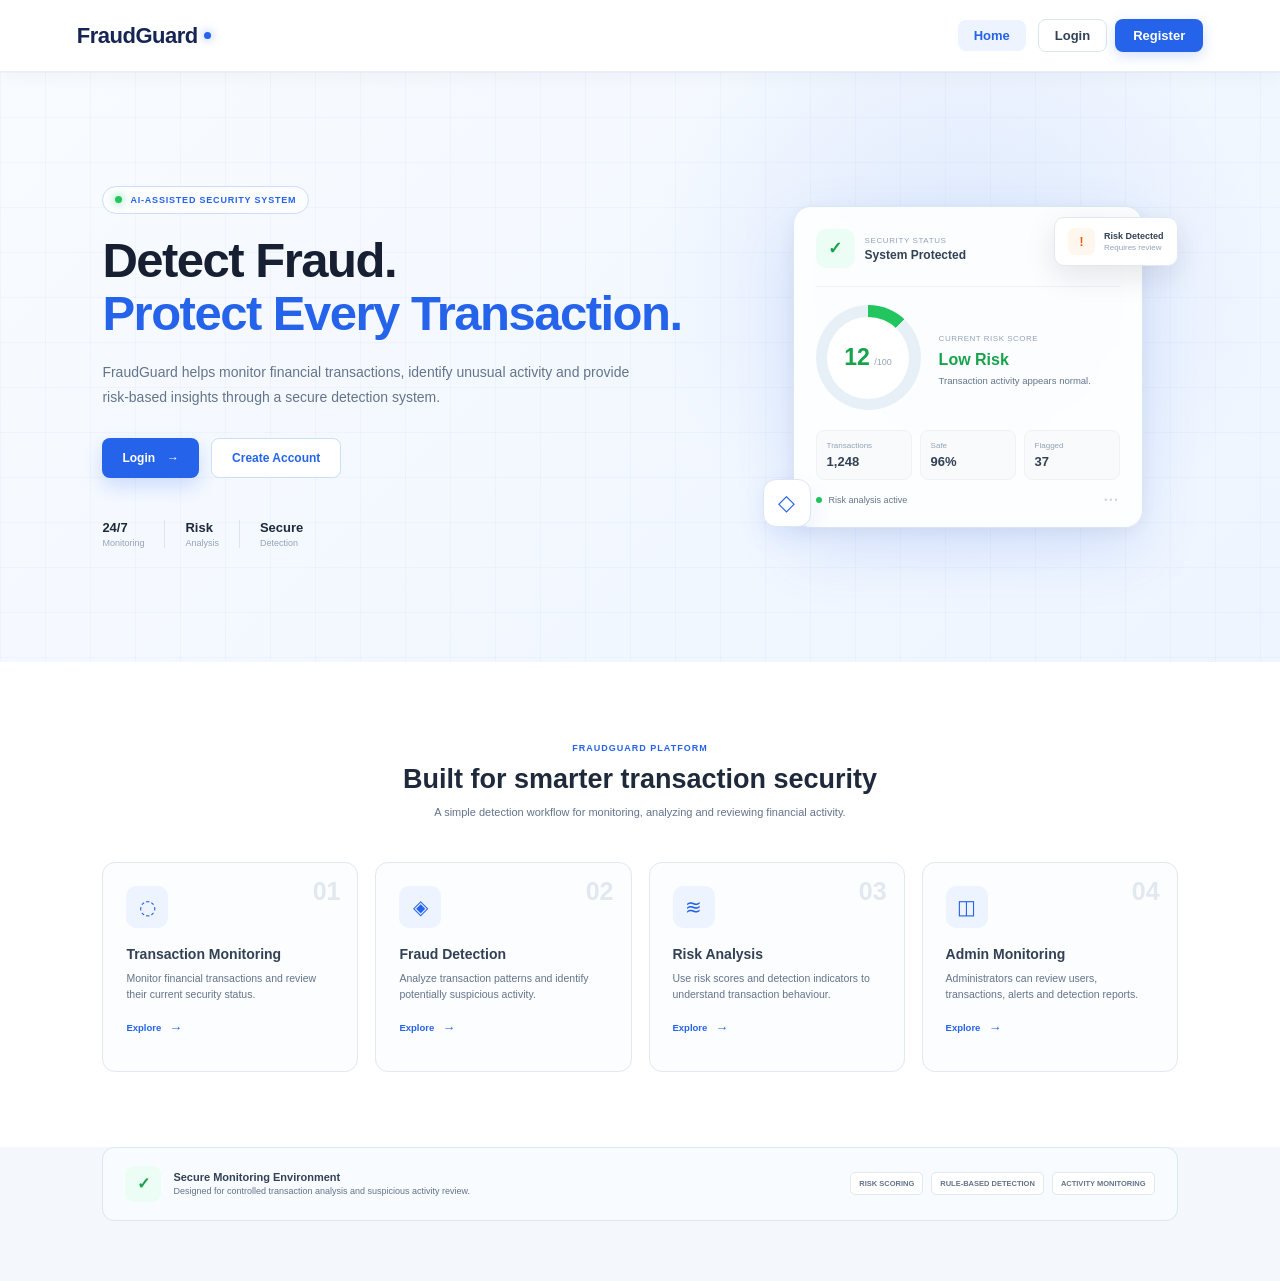
<file: team-frontend/index.html>
<!DOCTYPE html>
<html lang="en">

<head>

    <meta charset="UTF-8">
    <meta name="viewport" content="width=device-width, initial-scale=1.0">

    <title>FraudGuard - Home</title>

    <link rel="stylesheet" href="style.css">

</head>


<body>


<header>

    <div class="logo">
        FraudGuard
    </div>

    <nav>
        <a href="index.html" class="active">Home</a>
        <a href="login.html">Login</a>
        <a href="register.html">Register</a>
    </nav>

</header>



<!-- HERO SECTION -->

<section class="hero">

    <div class="hero-content">

        <div class="hero-badge">
            <span></span>
            AI-ASSISTED SECURITY SYSTEM
        </div>


        <h1>
            Detect Fraud.
            <br>
            <span>Protect Every Transaction.</span>
        </h1>


        <p>
            FraudGuard helps monitor financial transactions,
            identify unusual activity and provide risk-based
            insights through a secure detection system.
        </p>


        <div class="buttons">

            <a href="login.html" class="btn">
                Login
                <span>→</span>
            </a>

            <a href="register.html" class="btn secondary">
                Create Account
            </a>

        </div>


        <div class="hero-trust">

            <div>
                <strong>24/7</strong>
                <span>Monitoring</span>
            </div>

            <div class="trust-line"></div>

            <div>
                <strong>Risk</strong>
                <span>Analysis</span>
            </div>

            <div class="trust-line"></div>

            <div>
                <strong>Secure</strong>
                <span>Detection</span>
            </div>

        </div>

    </div>



    <!-- SECURITY VISUAL -->

    <div class="hero-visual">

        <div class="security-card">

            <div class="security-card-top">

                <div class="security-icon">
                    ✓
                </div>

                <div>
                    <span>SECURITY STATUS</span>
                    <strong>System Protected</strong>
                </div>

                <div class="online-dot"></div>

            </div>


            <div class="scan-line"></div>


            <div class="risk-display">

                <div class="risk-circle">

                    <div>
                        <strong>12</strong>
                        <span>/100</span>
                    </div>

                </div>


                <div class="risk-info">

                    <span>CURRENT RISK SCORE</span>

                    <strong>Low Risk</strong>

                    <p>
                        Transaction activity
                        appears normal.
                    </p>

                </div>

            </div>


            <div class="security-details">

                <div>
                    <span>Transactions</span>
                    <strong>1,248</strong>
                </div>

                <div>
                    <span>Safe</span>
                    <strong>96%</strong>
                </div>

                <div>
                    <span>Flagged</span>
                    <strong>37</strong>
                </div>

            </div>


            <div class="analysis-status">

                <span class="status-pulse"></span>

                Risk analysis active

                <span>•••</span>

            </div>

        </div>


        <!-- FLOATING ELEMENTS -->

        <div class="floating-alert">

            <div class="floating-alert-icon">
                !
            </div>

            <div>
                <strong>Risk Detected</strong>
                <span>Requires review</span>
            </div>

        </div>


        <div class="floating-shield">
            ◇
        </div>

    </div>

</section>



<!-- FEATURES -->

<section class="features-section">

    <div class="section-heading">

        <span>FRAUDGUARD PLATFORM</span>

        <h2>
            Built for smarter transaction security
        </h2>

        <p>
            A simple detection workflow for monitoring,
            analyzing and reviewing financial activity.
        </p>

    </div>


    <div class="features">


        <div class="feature-card">

            <div class="feature-number">
                01
            </div>

            <div class="feature-icon">
                ◌
            </div>

            <h2>
                Transaction Monitoring
            </h2>

            <p>
                Monitor financial transactions and
                review their current security status.
            </p>

            <a href="login.html">
                Explore
                <span>→</span>
            </a>

        </div>



        <div class="feature-card">

            <div class="feature-number">
                02
            </div>

            <div class="feature-icon">
                ◈
            </div>

            <h2>
                Fraud Detection
            </h2>

            <p>
                Analyze transaction patterns and
                identify potentially suspicious activity.
            </p>

            <a href="login.html">
                Explore
                <span>→</span>
            </a>

        </div>



        <div class="feature-card">

            <div class="feature-number">
                03
            </div>

            <div class="feature-icon">
                ≋
            </div>

            <h2>
                Risk Analysis
            </h2>

            <p>
                Use risk scores and detection indicators
                to understand transaction behaviour.
            </p>

            <a href="login.html">
                Explore
                <span>→</span>
            </a>

        </div>



        <div class="feature-card">

            <div class="feature-number">
                04
            </div>

            <div class="feature-icon">
                ◫
            </div>

            <h2>
                Admin Monitoring
            </h2>

            <p>
                Administrators can review users,
                transactions, alerts and detection reports.
            </p>

            <a href="login.html">
                Explore
                <span>→</span>
            </a>

        </div>

    </div>

</section>



<!-- SECURITY STRIP -->

<section class="security-strip">

    <div>

        <span class="security-strip-icon">
            ✓
        </span>

        <div>
            <strong>Secure Monitoring Environment</strong>
            <p>
                Designed for controlled transaction analysis
                and suspicious activity review.
            </p>
        </div>

    </div>


    <div class="security-tags">

        <span>RISK SCORING</span>
        <span>RULE-BASED DETECTION</span>
        <span>ACTIVITY MONITORING</span>

    </div>

</section>



<script src="script.js"></script>

</body>

</html>
</file>
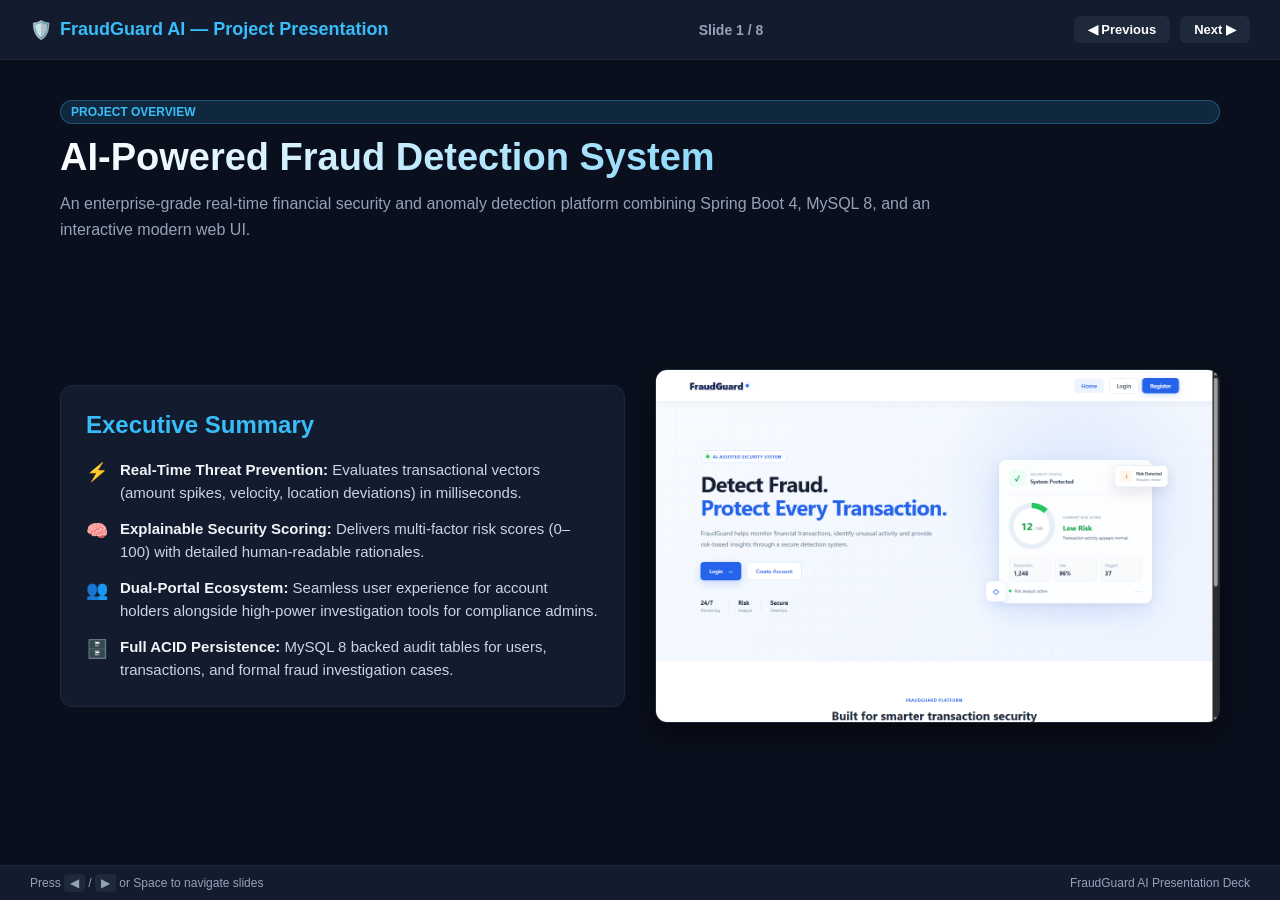
<file: docs/PRESENTATION.html>
<!DOCTYPE html>
<html lang="en">
<head>
    <meta charset="UTF-8">
    <meta name="viewport" content="width=device-width, initial-scale=1.0">
    <title>FraudGuard AI - Project Presentation</title>
    <style>
        :root {
            --bg-primary: #0a0f1d;
            --bg-secondary: #131b2e;
            --accent: #2563eb;
            --accent-glow: #38bdf8;
            --text-main: #f8fafc;
            --text-muted: #94a3b8;
            --border: #1e293b;
            --success: #10b981;
            --warning: #f59e0b;
            --danger: #ef4444;
        }
        * { box-sizing: border-box; margin: 0; padding: 0; font-family: -apple-system, BlinkMacSystemFont, "Segoe UI", Roboto, sans-serif; }
        body { background: var(--bg-primary); color: var(--text-main); height: 100vh; overflow: hidden; display: flex; flex-direction: column; }
        
        /* TOP NAV */
        header { height: 60px; background: var(--bg-secondary); border-bottom: 1px solid var(--border); display: flex; justify-content: space-between; align-items: center; padding: 0 30px; flex-shrink: 0; }
        .logo { font-size: 18px; font-weight: 700; color: var(--accent-glow); display: flex; align-items: center; gap: 8px; }
        .slide-counter { color: var(--text-muted); font-size: 14px; font-weight: 600; }
        .nav-controls { display: flex; gap: 10px; }
        .nav-btn { background: var(--border); color: white; border: none; padding: 6px 14px; border-radius: 6px; cursor: pointer; font-size: 13px; font-weight: 600; transition: all 0.2s; }
        .nav-btn:hover { background: var(--accent); }

        /* SLIDE CONTAINER */
        .presentation-container { flex: 1; position: relative; overflow: hidden; }
        .slide { position: absolute; inset: 0; padding: 40px 60px; display: none; opacity: 0; transition: opacity 0.3s ease; overflow-y: auto; }
        .slide.active { display: flex; flex-direction: column; opacity: 1; }

        /* TYPOGRAPHY & LAYOUT */
        h1 { font-size: 38px; font-weight: 800; margin-bottom: 12px; background: linear-gradient(135deg, #fff 0%, #38bdf8 100%); -webkit-background-clip: text; -webkit-text-fill-color: transparent; }
        h2 { font-size: 24px; font-weight: 700; color: var(--accent-glow); margin-bottom: 20px; }
        p.subtitle { font-size: 16px; color: var(--text-muted); line-height: 1.6; margin-bottom: 25px; max-width: 900px; }
        
        .split-view { display: grid; grid-template-columns: 1fr 1fr; gap: 30px; flex: 1; align-items: center; }
        .content-box { background: var(--bg-secondary); border: 1px solid var(--border); border-radius: 12px; padding: 25px; }
        .feature-list { list-style: none; display: flex; flex-direction: column; gap: 14px; }
        .feature-list li { display: flex; gap: 12px; font-size: 15px; color: #cbd5e1; line-height: 1.5; }
        .feature-list strong { color: #f1f5f9; }
        .icon { font-size: 18px; flex-shrink: 0; }

        .img-container { background: #000; border: 1px solid var(--border); border-radius: 12px; overflow: hidden; box-shadow: 0 10px 30px rgba(0,0,0,0.5); display: flex; justify-content: center; }
        .img-container img { width: 100%; height: auto; max-height: 480px; object-fit: contain; }

        .tag { display: inline-block; padding: 4px 10px; border-radius: 999px; font-size: 12px; font-weight: 700; margin-bottom: 12px; }
        .tag-blue { background: rgba(56, 189, 248, 0.15); color: #38bdf8; border: 1px solid rgba(56, 189, 248, 0.3); }
        .tag-green { background: rgba(16, 185, 129, 0.15); color: #34d399; border: 1px solid rgba(16, 185, 129, 0.3); }
        
        /* CARDS GRID */
        .cards-grid { display: grid; grid-template-columns: repeat(3, 1fr); gap: 20px; margin-top: 10px; }
        .metric-card { background: var(--bg-secondary); border: 1px solid var(--border); border-radius: 12px; padding: 20px; }
        .metric-card h3 { font-size: 14px; text-transform: uppercase; color: var(--text-muted); margin-bottom: 8px; }
        .metric-card .num { font-size: 32px; font-weight: 800; color: #fff; margin-bottom: 6px; }
        .metric-card p { font-size: 13px; color: #94a3b8; line-height: 1.4; }

        /* FOOTER / KEYS INFO */
        footer { height: 35px; background: var(--bg-secondary); border-top: 1px solid var(--border); display: flex; justify-content: space-between; align-items: center; padding: 0 30px; font-size: 12px; color: var(--text-muted); }
    </style>
</head>
<body>

    <header>
        <div class="logo">
            <span>🛡️</span> FraudGuard AI — Project Presentation
        </div>
        <div class="slide-counter" id="slideCounter">Slide 1 / 8</div>
        <div class="nav-controls">
            <button class="nav-btn" onclick="prevSlide()">◀ Previous</button>
            <button class="nav-btn" onclick="nextSlide()">Next ▶</button>
        </div>
    </header>

    <div class="presentation-container">

        <!-- SLIDE 1: TITLE & EXECUTIVE SUMMARY -->
        <div class="slide active">
            <span class="tag tag-blue">PROJECT OVERVIEW</span>
            <h1>AI-Powered Fraud Detection System</h1>
            <p class="subtitle">An enterprise-grade real-time financial security and anomaly detection platform combining Spring Boot 4, MySQL 8, and an interactive modern web UI.</p>
            <div class="split-view">
                <div class="content-box">
                    <h2>Executive Summary</h2>
                    <ul class="feature-list">
                        <li><span class="icon">⚡</span> <div><strong>Real-Time Threat Prevention:</strong> Evaluates transactional vectors (amount spikes, velocity, location deviations) in milliseconds.</div></li>
                        <li><span class="icon">🧠</span> <div><strong>Explainable Security Scoring:</strong> Delivers multi-factor risk scores (0–100) with detailed human-readable rationales.</div></li>
                        <li><span class="icon">👥</span> <div><strong>Dual-Portal Ecosystem:</strong> Seamless user experience for account holders alongside high-power investigation tools for compliance admins.</div></li>
                        <li><span class="icon">🗄️</span> <div><strong>Full ACID Persistence:</strong> MySQL 8 backed audit tables for users, transactions, and formal fraud investigation cases.</div></li>
                    </ul>
                </div>
                <div class="img-container">
                    <img src="screenshots/landing.png" alt="FraudGuard Landing Screen">
                </div>
            </div>
        </div>

        <!-- SLIDE 2: ARCHITECTURE & TECH STACK -->
        <div class="slide">
            <span class="tag tag-blue">TECHNICAL ARCHITECTURE</span>
            <h1>Full-Stack Architecture & Components</h1>
            <p class="subtitle">Clean separation of concerns designed for high scalability, stateless security, and transactional reliability.</p>
            <div class="cards-grid">
                <div class="metric-card">
                    <h3>Frontend Client Tier</h3>
                    <div class="num" style="color:#38bdf8;">HTML5 / ES6</div>
                    <p>Responsive multi-dashboard UI with dynamic SVG risk gauges, alert streams, and client-side fallback simulation via localStorage.</p>
                </div>
                <div class="metric-card">
                    <h3>Backend Service Tier</h3>
                    <div class="num" style="color:#34d399;">Spring Boot 4.1</div>
                    <p>Java 26 REST API service running Spring Security 6 with stateless JWT authentication, BCrypt encryption, and fraud scoring services.</p>
                </div>
                <div class="metric-card">
                    <h3>Persistence Tier</h3>
                    <div class="num" style="color:#fbbf24;">MySQL 8.0</div>
                    <p>JPA/Hibernate managed relational database (<code>frauddb</code>) holding users, transaction ledgers, and linked investigation cases.</p>
                </div>
            </div>
            <div class="content-box" style="margin-top: 25px;">
                <h3 style="margin-bottom: 12px; color: var(--accent-glow);">Scoring Decision Matrix</h3>
                <div style="display:flex; justify-content:space-around; text-align:center;">
                    <div><span style="color:#4ade80; font-size:24px; font-weight:800;">0 – 39</span><br><small style="color:#94a3b8;">SAFE / APPROVED</small></div>
                    <div><span style="color:#facc15; font-size:24px; font-weight:800;">40 – 69</span><br><small style="color:#94a3b8;">SUSPICIOUS / FLAGGED</small></div>
                    <div><span style="color:#f87171; font-size:24px; font-weight:800;">70 – 100</span><br><small style="color:#94a3b8;">BLOCKED / FRAUD CASE</small></div>
                </div>
            </div>
        </div>

        <!-- SLIDE 3: WORK DONE TILL NOW -->
        <div class="slide">
            <span class="tag tag-green">PROJECT PROGRESS</span>
            <h1>What Has Been Done Till Now</h1>
            <p class="subtitle">Complete implementation, local hosting, production packaging, and cloud publishing milestones.</p>
            <div class="split-view">
                <div class="content-box">
                    <ul class="feature-list">
                        <li><span class="icon">✅</span> <div><strong>Local Web Server Hosting:</strong> Configured Spring Boot Tomcat server on port 8080 serving all HTML/CSS/JS frontend pages and REST APIs.</div></li>
                        <li><span class="icon">✅</span> <div><strong>UI & Event Binding Fixes:</strong> Resolved form submission button bindings in <code>transaction.html</code> to allow real-time AI scanning.</div></li>
                        <li><span class="icon">✅</span> <div><strong>Production JAR Built:</strong> Packaged standalone executable <code>fraud-detection-0.0.1-SNAPSHOT.jar</code>.</div></li>
                        <li><span class="icon">✅</span> <div><strong>Comprehensive Engineering Docs:</strong> Created architecture specs, REST API schemas, MySQL data dictionary, and deployment guides.</div></li>
                        <li><span class="icon">✅</span> <div><strong>Published to GitHub:</strong> Pushed clean codebase to <a href="https://github.com/kritikaperti/AI-POWERED-FRAUD-DETECTION" target="_blank" style="color:#38bdf8;">kritikaperti/AI-POWERED-FRAUD-DETECTION</a>.</div></li>
                    </ul>
                </div>
                <div class="img-container">
                    <img src="screenshots/user_dashboard.png" alt="User Dashboard Screen">
                </div>
            </div>
        </div>

        <!-- SLIDE 4: UI/UX - USER EXPERIENCE -->
        <div class="slide">
            <span class="tag tag-blue">UI / UX OVERVIEW</span>
            <h1>User Dashboard & AI Fraud Scanner</h1>
            <p class="subtitle">Clean, modern interface designed to give users immediate feedback and clear explanations on payment safety.</p>
            <div class="split-view">
                <div class="content-box">
                    <h2>Key User Features</h2>
                    <ul class="feature-list">
                        <li><span class="icon">🤖</span> <div><strong>Interactive AI Scanner:</strong> Enter payment attributes (Amount, Recipient, Type, Location) to evaluate risk in real time.</div></li>
                        <li><span class="icon">📊</span> <div><strong>Visual Risk Meter:</strong> Color-coded gauge representing the computed risk score out of 100.</div></li>
                        <li><span class="icon">📝</span> <div><strong>Actionable Explanations:</strong> Clear reasons explaining why an anomaly or threshold triggered an alert.</div></li>
                        <li><span class="icon">📜</span> <div><strong>Personal Audit Trail:</strong> Complete historical ledger of past transactions and statuses.</div></li>
                    </ul>
                </div>
                <div class="img-container">
                    <img src="screenshots/fraud_scanner.png" alt="AI Scanner UI">
                </div>
            </div>
        </div>

        <!-- SLIDE 5: UI/UX - ADMIN CONSOLE -->
        <div class="slide">
            <span class="tag tag-blue">ADMINISTRATION PORTAL</span>
            <h1>Admin Executive Overview & Case Review</h1>
            <p class="subtitle">High-visibility dashboard empowering fraud analysts to monitor trends and review flagged cases.</p>
            <div class="split-view">
                <div class="content-box">
                    <h2>Admin Capabilities</h2>
                    <ul class="feature-list">
                        <li><span class="icon">📈</span> <div><strong>Executive KPIs:</strong> Monitored transactions, safe percentage, suspicious alerts, and blocked high-risk attempts.</div></li>
                        <li><span class="icon">🚨</span> <div><strong>Flagged Alerts Queue:</strong> Centralized queue of suspicious transactions requiring analyst sign-off.</div></li>
                        <li><span class="icon">🔎</span> <div><strong>Bank-Wide Search:</strong> Search by transaction ID, customer name, location, or risk level.</div></li>
                        <li><span class="icon">👥</span> <div><strong>RBAC Role Management:</strong> Promote and manage user permissions securely.</div></li>
                    </ul>
                </div>
                <div class="img-container">
                    <img src="screenshots/admin_dashboard.png" alt="Admin Dashboard">
                </div>
            </div>
        </div>

        <!-- SLIDE 6: UI/UX - TRANSACTION MONITORING -->
        <div class="slide">
            <span class="tag tag-blue">TRANSACTION SURVEILLANCE</span>
            <h1>Live Transaction Ledger & Reports</h1>
            <p class="subtitle">Continuous surveillance with instant categorization into Safe, Suspicious, and High Risk.</p>
            <div class="split-view">
                <div class="content-box">
                    <h2>Surveillance Engine</h2>
                    <ul class="feature-list">
                        <li><span class="icon">⏱️</span> <div><strong>Real-Time Ledger:</strong> Automatically registers incoming transactions with risk scores and channel data.</div></li>
                        <li><span class="icon">🏷️</span> <div><strong>Dynamic Tagging:</strong> Clear color-coded badges for quick analyst triage.</div></li>
                        <li><span class="icon">📑</span> <div><strong>Risk Reports:</strong> Visual breakdown of fraudulent transaction patterns and volume trends.</div></li>
                    </ul>
                </div>
                <div class="img-container">
                    <img src="screenshots/admin_transactions.png" alt="Admin Transactions Screen">
                </div>
            </div>
        </div>

        <!-- SLIDE 7: DATABASE ARCHITECTURE -->
        <div class="slide">
            <span class="tag tag-green">DATABASE OVERVIEW</span>
            <h1>MySQL Database Schema & Live Inspector</h1>
            <p class="subtitle">Relational schema powered by MySQL 8.0 InnoDB engine with full referential integrity and audit records.</p>
            <div class="split-view">
                <div class="content-box">
                    <h2>Schema Architecture</h2>
                    <ul class="feature-list">
                        <li><span class="icon">👥</span> <div><strong><code>users</code>:</strong> Stores user accounts, BCrypt password hashes, and security roles (ADMIN/USER).</div></li>
                        <li><span class="icon">💳</span> <div><strong><code>transactions</code>:</strong> Complete transaction records with amount, merchant, location, timestamp, and risk score.</div></li>
                        <li><span class="icon">🚨</span> <div><strong><code>fraud_cases</code>:</strong> Linked 1:1 with transactions for high-risk alerts with investigation notes and review statuses.</div></li>
                    </ul>
                </div>
                <div class="img-container">
                    <img src="screenshots/database_overview.png" alt="MySQL Database Live Overview">
                </div>
            </div>
        </div>

        <!-- SLIDE 8: SUMMARY & ROADMAP -->
        <div class="slide">
            <span class="tag tag-green">PROJECT SUMMARY</span>
            <h1>Project Summary & Next Steps</h1>
            <p class="subtitle">Summary of delivery and next strategic engineering phases.</p>
            <div class="cards-grid">
                <div class="metric-card">
                    <h3>Live Status</h3>
                    <div class="num" style="color:#10b981;">100% Active</div>
                    <p>Hosted locally on <code>http://localhost:8080</code> with active MySQL connection, packaged JAR, and one-click launcher.</p>
                </div>
                <div class="metric-card">
                    <h3>Code Repository</h3>
                    <div class="num" style="color:#38bdf8;">GitHub Live</div>
                    <p>Pushed to GitHub with complete engineering documentation, clean folder architecture, and MIT license.</p>
                </div>
                <div class="metric-card">
                    <h3>Next Phase</h3>
                    <div class="num" style="color:#f59e0b;">ML Pipeline</div>
                    <p>Integration of serialized XGBoost/Random Forest models via ONNX and Kafka stream ingestion.</p>
                </div>
            </div>
            <div class="content-box" style="margin-top: 25px; text-align: center;">
                <h3 style="color: var(--accent-glow); margin-bottom: 8px;">FraudGuard AI — Smart Security for Financial Systems</h3>
                <p style="color: var(--text-muted); font-size: 14px;">Designed and Developed by Kritika Perti • October 2026</p>
            </div>
        </div>

    </div>

    <footer>
        <div>Press <kbd style="background:#1e293b;padding:2px 6px;border-radius:4px;">◀</kbd> / <kbd style="background:#1e293b;padding:2px 6px;border-radius:4px;">▶</kbd> or Space to navigate slides</div>
        <div>FraudGuard AI Presentation Deck</div>
    </footer>

    <script>
        let currentSlide = 0;
        const slides = document.querySelectorAll('.slide');
        const counter = document.getElementById('slideCounter');

        function updateSlide() {
            slides.forEach((s, i) => {
                s.classList.toggle('active', i === currentSlide);
            });
            counter.textContent = `Slide ${currentSlide + 1} / ${slides.length}`;
        }

        function nextSlide() {
            if (currentSlide < slides.length - 1) {
                currentSlide++;
                updateSlide();
            }
        }

        function prevSlide() {
            if (currentSlide > 0) {
                currentSlide--;
                updateSlide();
            }
        }

        document.addEventListener('keydown', (e) => {
            if (e.key === 'ArrowRight' || e.key === ' ') nextSlide();
            if (e.key === 'ArrowLeft') prevSlide();
        });
    </script>
</body>
</html>
</file>
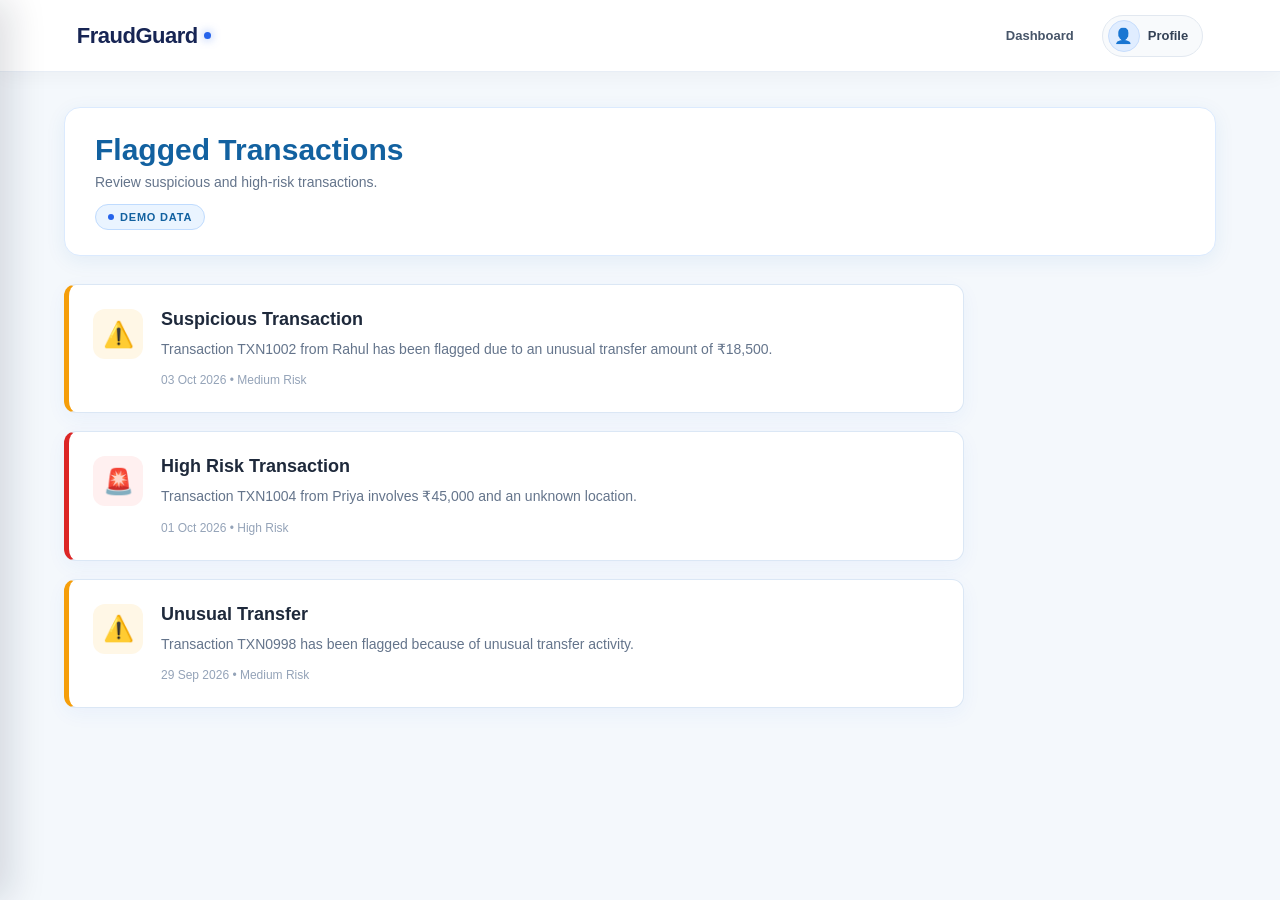
<file: team-frontend/admin-alerts.html>
<!DOCTYPE html>
<html lang="en">

<head>
    <meta charset="UTF-8">
    <meta name="viewport" content="width=device-width, initial-scale=1.0">
    <title>FraudGuard - Flagged Transactions</title>
    <link rel="stylesheet" href="style.css">
</head>

<body>

<header>

    <div class="logo">FraudGuard</div>
<nav>
    <a href="user-dashboard.html">Dashboard</a>
</nav>
<a href="profile.html" class="profile-link">
    <span class="profile-icon">👤</span>
    <span>Profile</span>
</a>
</header>


<div class="dashboard-layout">

    <aside class="sidebar">

        <h3>Admin Menu</h3>

        <a href="admin.html">🏠 Dashboard</a>
        <a href="admin-users.html">👥 User Management</a>
        <a href="admin-transactions.html">💳 Transaction Monitoring</a>
        <a href="admin-alerts.html">🚨 Flagged Transactions</a>
        <a href="admin-reports.html">📊 Reports & Detection</a>

    </aside>


    <main class="dashboard-content">

        <div class="dashboard-header">

            <h1>Flagged Transactions</h1>

            <p>Review suspicious and high-risk transactions.</p>

            <span class="demo-badge">DEMO DATA</span>

        </div>


        <div class="alert-list">


            <div class="alert-card">

                <div class="alert-icon">⚠️</div>

                <div class="alert-content">

                    <h2>Suspicious Transaction</h2>

                    <p>
                        Transaction TXN1002 from Rahul
                        has been flagged due to an unusual
                        transfer amount of ₹18,500.
                    </p>

                    <span>
                        03 Oct 2026 • Medium Risk
                    </span>

                </div>

            </div>


            <div class="alert-card high-risk">

                <div class="alert-icon">🚨</div>

                <div class="alert-content">

                    <h2>High Risk Transaction</h2>

                    <p>
                        Transaction TXN1004 from Priya
                        involves ₹45,000 and an unknown
                        location.
                    </p>

                    <span>
                        01 Oct 2026 • High Risk
                    </span>

                </div>

            </div>


            <div class="alert-card">

                <div class="alert-icon">⚠️</div>

                <div class="alert-content">

                    <h2>Unusual Transfer</h2>

                    <p>
                        Transaction TXN0998 has been flagged
                        because of unusual transfer activity.
                    </p>

                    <span>
                        29 Sep 2026 • Medium Risk
                    </span>

                </div>

            </div>


        </div>

    </main>

</div>

<script src="script.js"></script>

</body>
</html>
</file>
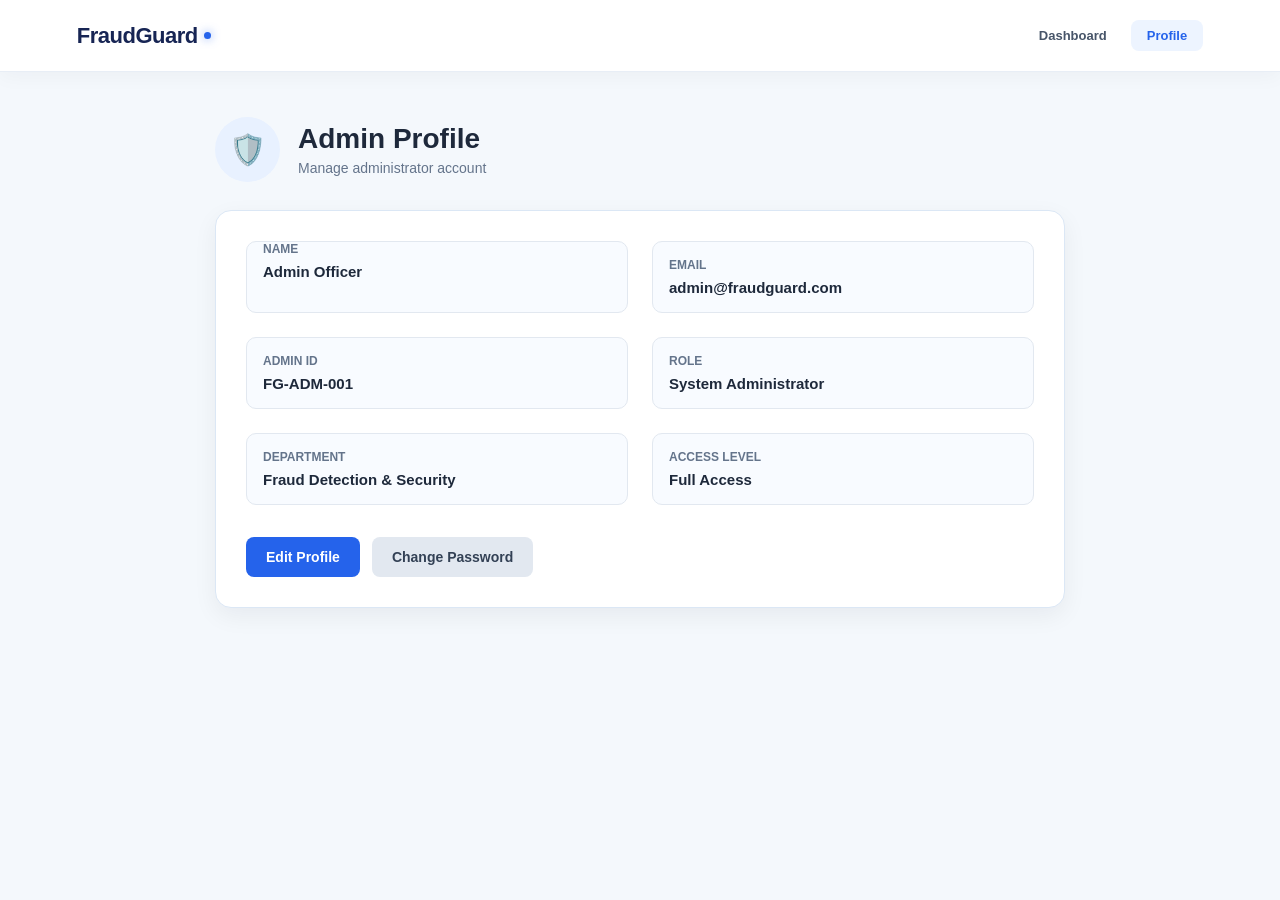
<file: team-frontend/admin-profile.html>
<!DOCTYPE html>
<html lang="en">

<head>

    <meta charset="UTF-8">

    <meta name="viewport"
          content="width=device-width, initial-scale=1.0">

    <title>FraudGuard - Admin Profile</title>

    <link rel="stylesheet" href="style.css">

</head>


<body>


<header class="user-navbar">

    <div class="logo">
        FraudGuard
    </div>


    <nav class="user-nav">

        <a href="admin.html">
            Dashboard
        </a>

        <a href="admin-profile.html" class="active">
            Profile
        </a>

    </nav>
    

</header>



<main class="profile-page">


    <div class="profile-header">

        <div class="profile-icon">
            🛡️
        </div>

        <div>

            <h1>Admin Profile</h1>

            <p>
                Manage administrator account
            </p>

        </div>

    </div>



    <section class="profile-card">


        <div class="profile-info">

            <label>Name</label>

            <p id="profileName">
                Admin Officer
            </p>

        </div>



        <div class="profile-info">

            <label>Email</label>

            <p id="profileEmail">
                admin@fraudguard.com
            </p>

        </div>



        <div class="profile-info">

            <label>Admin ID</label>

            <p id="adminId">
                FG-ADM-001
            </p>

        </div>



        <div class="profile-info">

            <label>Role</label>

            <p id="adminRole">
                System Administrator
            </p>

        </div>



        <div class="profile-info">

            <label>Department</label>

            <p id="adminDepartment">
                Fraud Detection & Security
            </p>

        </div>



        <div class="profile-info">

            <label>Access Level</label>

            <p id="adminAccess">
                Full Access
            </p>

        </div>



        <div class="profile-buttons">

            <button
                class="edit-btn"
                id="editProfileBtn">

                Edit Profile

            </button>


            <button
                class="change-password-btn"
                id="changePasswordBtn">

                Change Password

            </button>

        </div>


    </section>


</main>



<!-- CHANGE PASSWORD MODAL -->

<div
    class="password-modal"
    id="passwordModal">


    <div class="password-box">


        <button
            class="close-password"
            id="closePassword">

            ×

        </button>


        <h2>
            Change Password
        </h2>


        <p class="password-subtitle">

            Update your administrator password

        </p>


        <label>
            Current Password
        </label>


        <input
            type="password"
            id="currentPassword"
            placeholder="Enter current password"
        >



        <label>
            New Password
        </label>


        <input
            type="password"
            id="newPassword"
            placeholder="Enter new password"
        >



        <label>
            Confirm New Password
        </label>


        <input
            type="password"
            id="confirmPassword"
            placeholder="Confirm new password"
        >



        <button
            class="password-save-btn"
            id="savePasswordBtn">

            Update Password

        </button>


    </div>

</div>



<script src="script.js"></script>

</body>

</html>
</file>
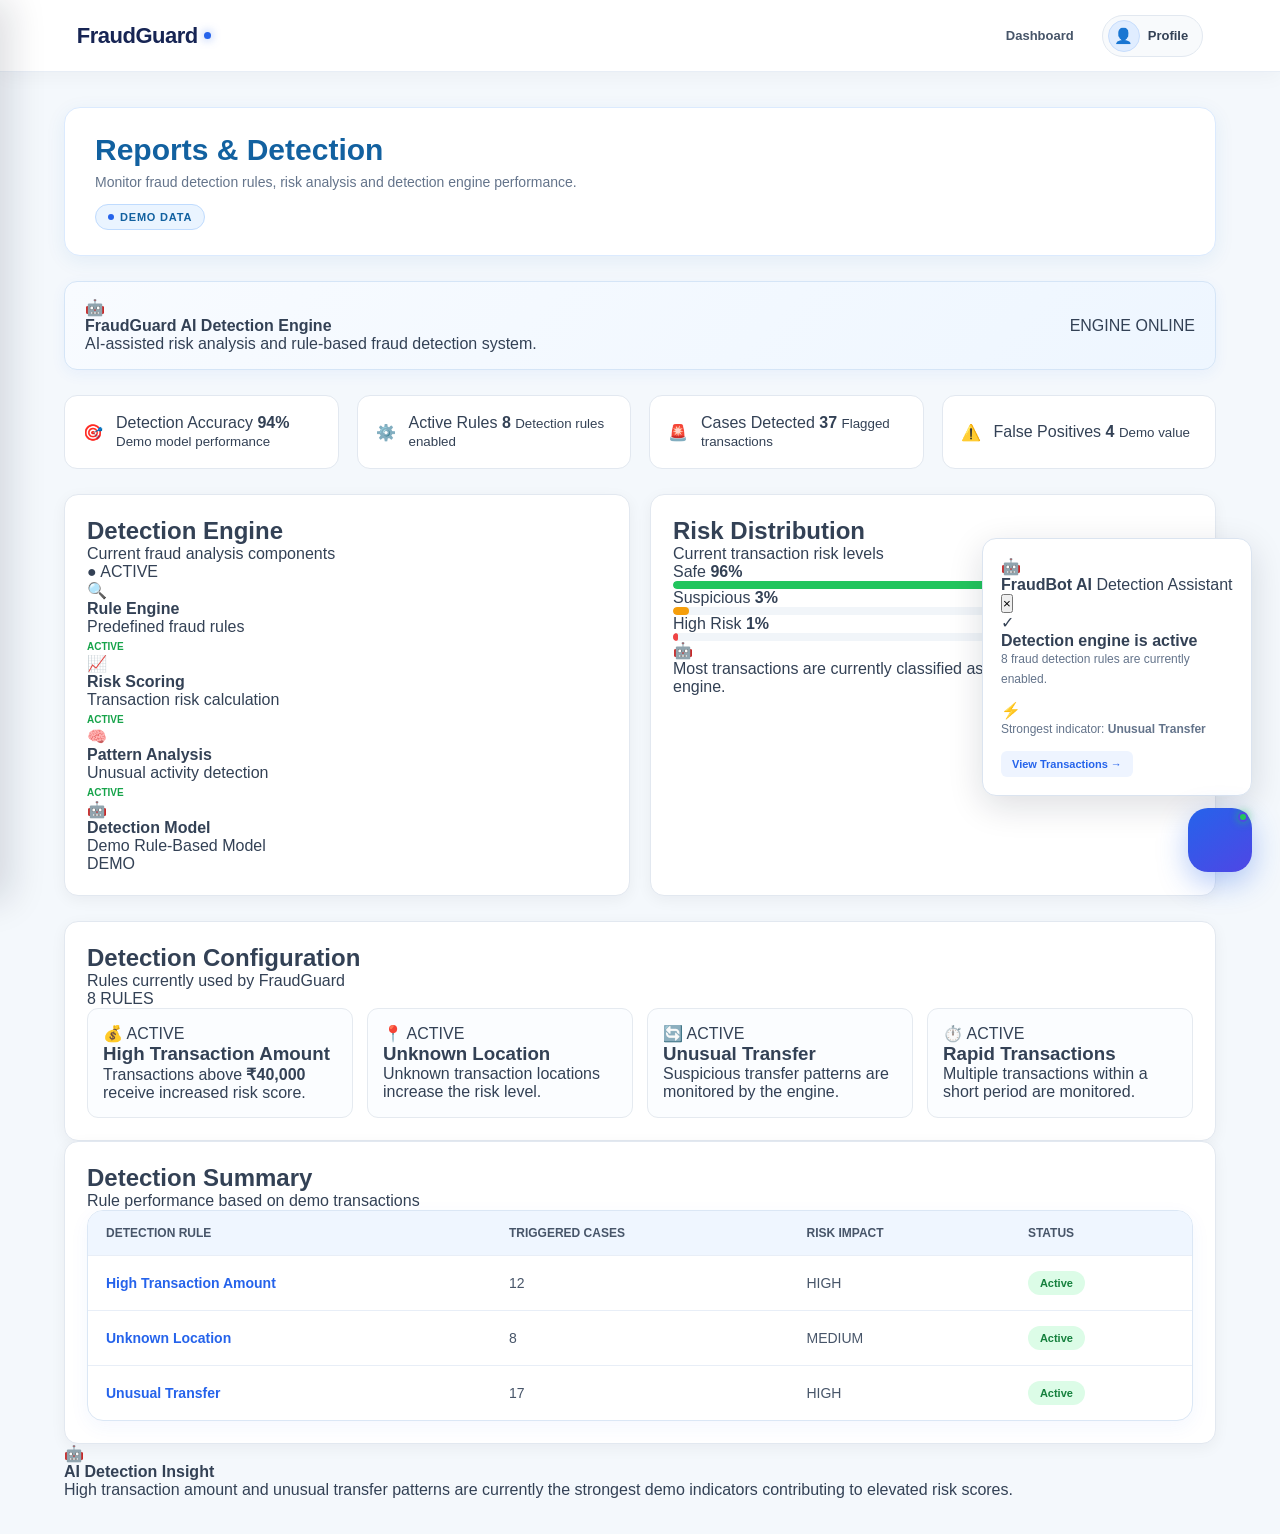
<file: team-frontend/admin-reports.html>
<!DOCTYPE html>
<html lang="en">

<head>
    <meta charset="UTF-8">
    <meta name="viewport" content="width=device-width, initial-scale=1.0">

    <title>FraudGuard - Reports & Detection</title>

    <link rel="stylesheet" href="style.css">
</head>

<body>

<header>

    <div class="logo">FraudGuard</div>
<nav>
    <a href="user-dashboard.html">Dashboard</a>
</nav>
    <a href="profile.html" class="profile-link">
    <span class="profile-icon">👤</span>
    <span>Profile</span>
</a>

</header>


<div class="dashboard-layout">

    <!-- SIDEBAR -->

    <aside class="sidebar">

        <h3>Admin Menu</h3>

        <a href="admin.html">🏠 Dashboard</a>

        <a href="admin-users.html">
            👥 User Management
        </a>

        <a href="admin-transactions.html">
            💳 Transaction Monitoring
        </a>

        <a href="admin-alerts.html">
            🚨 Flagged Transactions
        </a>

        <a href="admin-reports.html" class="active">
            📊 Reports & Detection
        </a>

    </aside>


    <!-- MAIN CONTENT -->

    <main class="dashboard-content">

        <div class="dashboard-header">

            <h1>Reports & Detection</h1>

            <p>
                Monitor fraud detection rules, risk analysis
                and detection engine performance.
            </p>

            <span class="demo-badge">DEMO DATA</span>

        </div>


        <!-- AI DETECTION STATUS -->

        <div class="reports-ai-banner">

            <div class="reports-ai-left">

                <div class="reports-ai-icon">
                    🤖
                </div>

                <div>

                    <strong>
                        FraudGuard AI Detection Engine
                    </strong>

                    <p>
                        AI-assisted risk analysis and rule-based
                        fraud detection system.
                    </p>

                </div>

            </div>


            <div class="reports-engine-status">

                <span></span>

                ENGINE ONLINE

            </div>

        </div>


        <!-- OVERVIEW -->

        <section class="reports-overview">

            <div class="reports-overview-card">

                <div class="reports-card-icon">
                    🎯
                </div>

                <div>

                    <span>Detection Accuracy</span>

                    <strong>94%</strong>

                    <small>Demo model performance</small>

                </div>

            </div>


            <div class="reports-overview-card">

                <div class="reports-card-icon">
                    ⚙️
                </div>

                <div>

                    <span>Active Rules</span>

                    <strong>8</strong>

                    <small>Detection rules enabled</small>

                </div>

            </div>


            <div class="reports-overview-card">

                <div class="reports-card-icon">
                    🚨
                </div>

                <div>

                    <span>Cases Detected</span>

                    <strong>37</strong>

                    <small>Flagged transactions</small>

                </div>

            </div>


            <div class="reports-overview-card">

                <div class="reports-card-icon">
                    ⚠️
                </div>

                <div>

                    <span>False Positives</span>

                    <strong>4</strong>

                    <small>Demo value</small>

                </div>

            </div>

        </section>


        <!-- DETECTION ENGINE -->

        <section class="reports-grid">


            <!-- MODEL STATUS -->

            <div class="reports-panel">

                <div class="reports-panel-header">

                    <div>

                        <h2>Detection Engine</h2>

                        <p>
                            Current fraud analysis components
                        </p>

                    </div>

                    <span class="reports-live-badge">
                        ● ACTIVE
                    </span>

                </div>


                <div class="engine-list">

                    <div class="engine-row">

                        <div class="engine-row-icon">
                            🔍
                        </div>

                        <div>

                            <strong>Rule Engine</strong>

                            <p>
                                Predefined fraud rules
                            </p>

                        </div>

                        <span class="engine-active">
                            ACTIVE
                        </span>

                    </div>


                    <div class="engine-row">

                        <div class="engine-row-icon">
                            📈
                        </div>

                        <div>

                            <strong>Risk Scoring</strong>

                            <p>
                                Transaction risk calculation
                            </p>

                        </div>

                        <span class="engine-active">
                            ACTIVE
                        </span>

                    </div>


                    <div class="engine-row">

                        <div class="engine-row-icon">
                            🧠
                        </div>

                        <div>

                            <strong>Pattern Analysis</strong>

                            <p>
                                Unusual activity detection
                            </p>

                        </div>

                        <span class="engine-active">
                            ACTIVE
                        </span>

                    </div>


                    <div class="engine-row">

                        <div class="engine-row-icon">
                            🤖
                        </div>

                        <div>

                            <strong>Detection Model</strong>

                            <p>
                                Demo Rule-Based Model
                            </p>

                        </div>

                        <span class="engine-demo">
                            DEMO
                        </span>

                    </div>

                </div>

            </div>


            <!-- RISK DISTRIBUTION -->

            <div class="reports-panel">

                <div class="reports-panel-header">

                    <div>

                        <h2>Risk Distribution</h2>

                        <p>
                            Current transaction risk levels
                        </p>

                    </div>

                </div>


                <div class="risk-distribution">


                    <div class="risk-distribution-row">

                        <div class="risk-distribution-label">

                            <span>Safe</span>

                            <strong>96%</strong>

                        </div>

                        <div class="distribution-bar">

                            <div
                                class="distribution-progress safe-progress"
                                style="width:96%;">
                            </div>

                        </div>

                    </div>


                    <div class="risk-distribution-row">

                        <div class="risk-distribution-label">

                            <span>Suspicious</span>

                            <strong>3%</strong>

                        </div>

                        <div class="distribution-bar">

                            <div
                                class="distribution-progress suspicious-progress"
                                style="width:3%;">
                            </div>

                        </div>

                    </div>


                    <div class="risk-distribution-row">

                        <div class="risk-distribution-label">

                            <span>High Risk</span>

                            <strong>1%</strong>

                        </div>

                        <div class="distribution-bar">

                            <div
                                class="distribution-progress high-progress"
                                style="width:1%;">
                            </div>

                        </div>

                    </div>


                </div>


                <div class="risk-note">

                    <span>🤖</span>

                    <p>
                        Most transactions are currently classified
                        as low risk by the detection engine.
                    </p>

                </div>

            </div>

        </section>


        <!-- DETECTION CONFIGURATION -->

        <section class="reports-panel configuration-panel">

            <div class="reports-panel-header">

                <div>

                    <h2>Detection Configuration</h2>

                    <p>
                        Rules currently used by FraudGuard
                    </p>

                </div>

                <span class="config-count">
                    8 RULES
                </span>

            </div>


            <div class="configuration-grid">


                <div class="configuration-card">

                    <div class="configuration-top">

                        <span>💰</span>

                        <span class="rule-status">
                            ACTIVE
                        </span>

                    </div>

                    <h3>High Transaction Amount</h3>

                    <p>
                        Transactions above
                        <strong>₹40,000</strong>
                        receive increased risk score.
                    </p>

                </div>


                <div class="configuration-card">

                    <div class="configuration-top">

                        <span>📍</span>

                        <span class="rule-status">
                            ACTIVE
                        </span>

                    </div>

                    <h3>Unknown Location</h3>

                    <p>
                        Unknown transaction locations
                        increase the risk level.
                    </p>

                </div>


                <div class="configuration-card">

                    <div class="configuration-top">

                        <span>🔄</span>

                        <span class="rule-status">
                            ACTIVE
                        </span>

                    </div>

                    <h3>Unusual Transfer</h3>

                    <p>
                        Suspicious transfer patterns
                        are monitored by the engine.
                    </p>

                </div>


                <div class="configuration-card">

                    <div class="configuration-top">

                        <span>⏱️</span>

                        <span class="rule-status">
                            ACTIVE
                        </span>

                    </div>

                    <h3>Rapid Transactions</h3>

                    <p>
                        Multiple transactions within
                        a short period are monitored.
                    </p>

                </div>

            </div>

        </section>


        <!-- DETECTION SUMMARY -->

        <section class="reports-panel">

            <div class="reports-panel-header">

                <div>

                    <h2>Detection Summary</h2>

                    <p>
                        Rule performance based on demo transactions
                    </p>

                </div>

            </div>


            <div class="table-container">

                <table>

                    <thead>

                        <tr>

                            <th>Detection Rule</th>

                            <th>Triggered Cases</th>

                            <th>Risk Impact</th>

                            <th>Status</th>

                        </tr>

                    </thead>


                    <tbody>

                        <tr>

                            <td>
                                High Transaction Amount
                            </td>

                            <td>
                                12
                            </td>

                            <td>

                                <span class="report-risk high">
                                    HIGH
                                </span>

                            </td>

                            <td>

                                <span class="status safe">
                                    Active
                                </span>

                            </td>

                        </tr>


                        <tr>

                            <td>
                                Unknown Location
                            </td>

                            <td>
                                8
                            </td>

                            <td>

                                <span class="report-risk medium">
                                    MEDIUM
                                </span>

                            </td>

                            <td>

                                <span class="status safe">
                                    Active
                                </span>

                            </td>

                        </tr>


                        <tr>

                            <td>
                                Unusual Transfer
                            </td>

                            <td>
                                17
                            </td>

                            <td>

                                <span class="report-risk high">
                                    HIGH
                                </span>

                            </td>

                            <td>

                                <span class="status safe">
                                    Active
                                </span>

                            </td>

                        </tr>


                    </tbody>

                </table>

            </div>

        </section>


        <!-- AI INSIGHT -->

        <div class="reports-ai-insight">

            <div class="reports-insight-icon">
                🤖
            </div>

            <div>

                <strong>
                    AI Detection Insight
                </strong>

                <p>
                    High transaction amount and unusual transfer
                    patterns are currently the strongest demo
                    indicators contributing to elevated risk scores.
                </p>

            </div>

        </div>


        <!-- FRAUDBOT -->

        <div class="fraudbot-wrapper">

            <div class="fraudbot-message">

                <div class="fraudbot-header">

                    <div class="fraudbot-avatar">
                        🤖
                    </div>

                    <div class="fraudbot-info">

                        <strong>FraudBot AI</strong>

                        <span>
                            <i></i>
                            Detection Assistant
                        </span>

                    </div>

                    <button class="fraudbot-close">
                        ×
                    </button>

                </div>


                <div class="fraudbot-line"></div>


                <div class="fraudbot-content">

                    <div class="bot-status">

                        <span class="bot-check">
                            ✓
                        </span>

                        <div>

                            <strong>
                                Detection engine is active
                            </strong>

                            <p>
                                8 fraud detection rules are currently enabled.
                            </p>

                        </div>

                    </div>


                    <div class="bot-insight">

                        <span>⚡</span>

                        <p>
                            Strongest indicator:
                            <strong>
                                Unusual Transfer
                            </strong>
                        </p>

                    </div>


                    <a
                        href="admin-transactions.html"
                        class="bot-action">

                        View Transactions

                        <span>→</span>

                    </a>

                </div>

            </div>


            <button
                class="fraudbot-button"
                title="FraudBot AI">

                <div class="robot-face">

                    <span class="robot-eye"></span>
                    <span class="robot-eye"></span>

                </div>

                <span class="bot-online-dot"></span>

            </button>

        </div>


    </main>

</div>


<script src="script.js"></script>

</body>

</html>
</file>
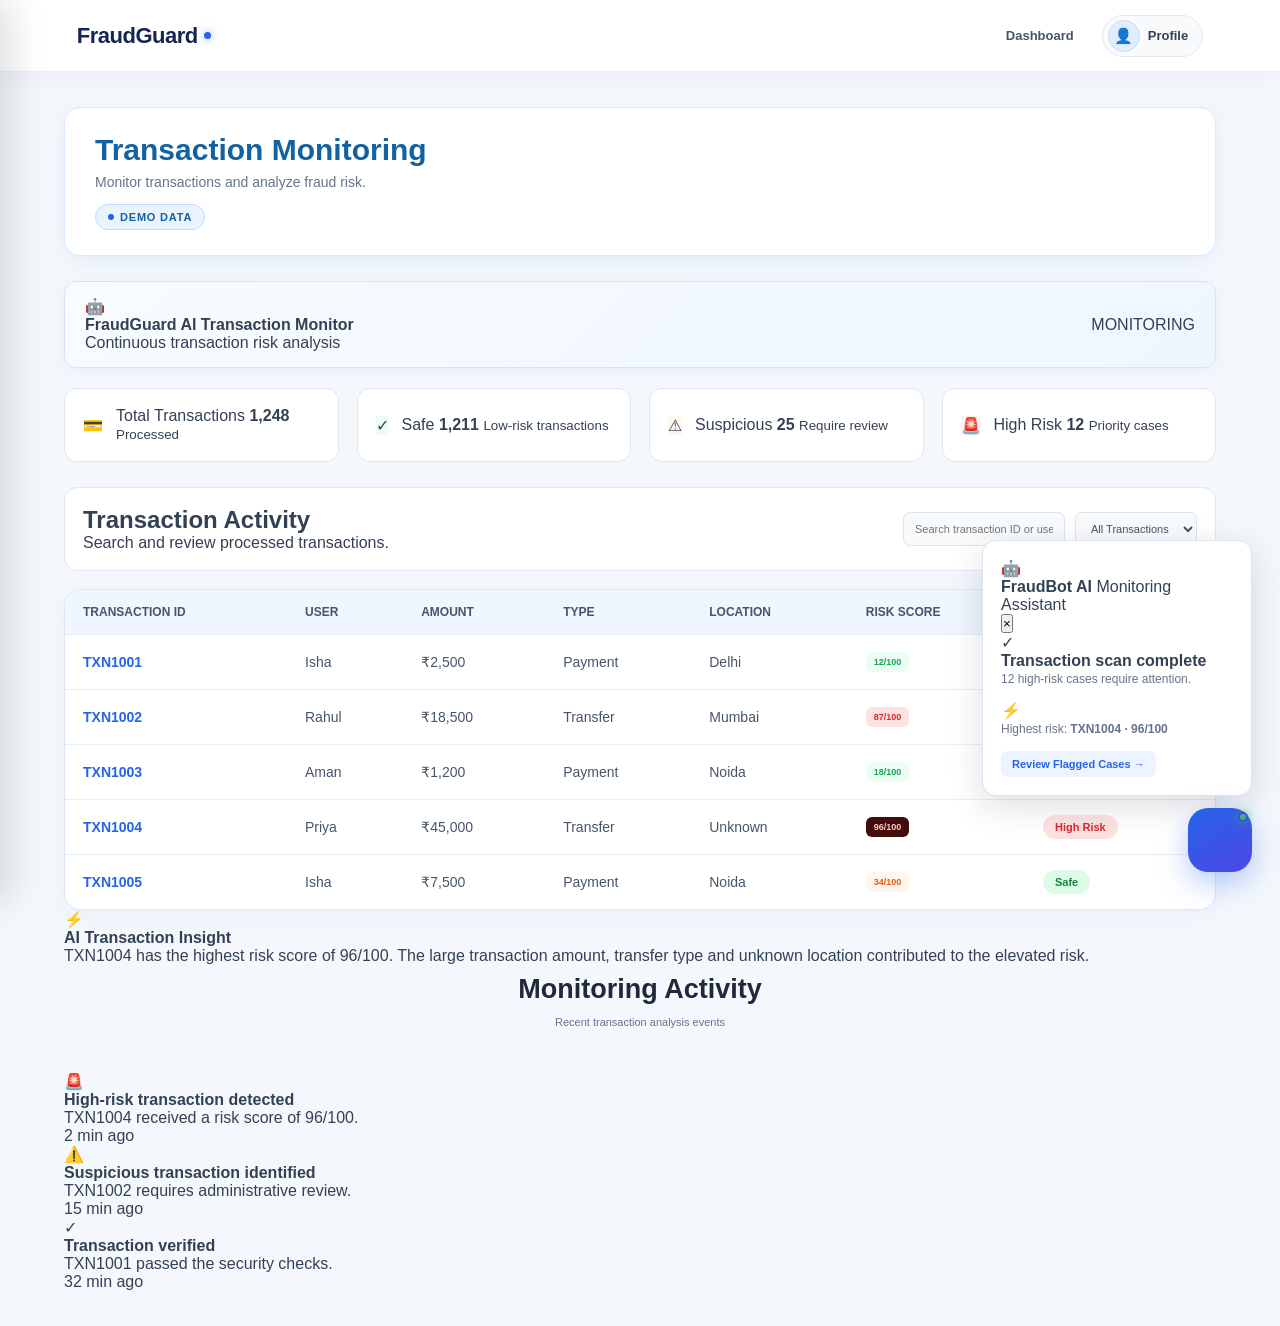
<file: team-frontend/admin-transactions.html>
<!DOCTYPE html>
<html lang="en">

<head>

    <meta charset="UTF-8">
    <meta name="viewport" content="width=device-width, initial-scale=1.0">

    <title>FraudGuard - Transaction Monitoring</title>

    <link rel="stylesheet" href="style.css">

</head>

<body>


<header>

    <div class="logo">FraudGuard</div>
<nav>
    <a href="user-dashboard.html">Dashboard</a>
</nav>

    <a href="profile.html" class="profile-link">
    <span class="profile-icon">👤</span>
    <span>Profile</span>
</a>

</header>


<div class="dashboard-layout">


    <!-- SIDEBAR -->

    <aside class="sidebar">

        <h3>Admin Menu</h3>

        <a href="admin.html">
            🏠 Dashboard
        </a>

        <a href="admin-users.html">
            👥 User Management
        </a>

        <a href="admin-transactions.html" class="active">
            💳 Transaction Monitoring
        </a>

        <a href="admin-alerts.html">
            🚨 Flagged Transactions
        </a>

        <a href="admin-reports.html">
            📊 Reports & Detection
        </a>

    </aside>


    <!-- MAIN -->

    <main class="dashboard-content">


        <!-- HEADER -->

        <div class="dashboard-header">

            <h1>Transaction Monitoring</h1>

            <p>
                Monitor transactions and analyze fraud risk.
            </p>

            <span class="demo-badge">
                DEMO DATA
            </span>

        </div>


        <!-- AI MONITOR -->

        <div class="transaction-ai-banner">

            <div class="transaction-ai-left">

                <div class="transaction-ai-icon">
                    🤖
                </div>

                <div>

                    <strong>
                        FraudGuard AI Transaction Monitor
                    </strong>

                    <p>
                        Continuous transaction risk analysis
                    </p>

                </div>

            </div>


            <div class="transaction-monitor-status">

                <span></span>

                MONITORING

            </div>

        </div>


        <!-- SUMMARY -->

        <section class="transaction-summary-grid">


            <div class="transaction-summary-card">

                <div class="transaction-summary-icon">
                    💳
                </div>

                <div>

                    <span>Total Transactions</span>

                    <strong>1,248</strong>

                    <small>Processed</small>

                </div>

            </div>


            <div class="transaction-summary-card">

                <div class="transaction-summary-icon safe-bg">
                    ✓
                </div>

                <div>

                    <span>Safe</span>

                    <strong>1,211</strong>

                    <small>Low-risk transactions</small>

                </div>

            </div>


            <div class="transaction-summary-card">

                <div class="transaction-summary-icon warning-bg">
                    ⚠
                </div>

                <div>

                    <span>Suspicious</span>

                    <strong>25</strong>

                    <small>Require review</small>

                </div>

            </div>


            <div class="transaction-summary-card">

                <div class="transaction-summary-icon risk-bg">
                    🚨
                </div>

                <div>

                    <span>High Risk</span>

                    <strong>12</strong>

                    <small>Priority cases</small>

                </div>

            </div>


        </section>


        <!-- FILTERS -->

        <section class="transaction-controls">

            <div>

                <h2>Transaction Activity</h2>

                <p>
                    Search and review processed transactions.
                </p>

            </div>


            <div class="transaction-filter">

                <input
                    type="text"
                    placeholder="Search transaction ID or user..."
                >

                <select>

                    <option>All Transactions</option>

                    <option>Safe</option>

                    <option>Suspicious</option>

                    <option>High Risk</option>

                </select>

            </div>

        </section>


        <!-- TABLE -->

        <section class="recent-section">


            <div class="table-container">

                <table>

                    <thead>

                        <tr>

                            <th>Transaction ID</th>

                            <th>User</th>

                            <th>Amount</th>

                            <th>Type</th>

                            <th>Location</th>

                            <th>Risk Score</th>

                            <th>Status</th>

                        </tr>

                    </thead>


                    <tbody>


                        <tr>

                            <td>TXN1001</td>

                            <td>Isha</td>

                            <td>₹2,500</td>

                            <td>Payment</td>

                            <td>Delhi</td>

                            <td>

                                <span class="transaction-risk low">
                                    12/100
                                </span>

                            </td>

                            <td>

                                <span class="status safe">
                                    Safe
                                </span>

                            </td>

                        </tr>


                        <tr>

                            <td>TXN1002</td>

                            <td>Rahul</td>

                            <td>₹18,500</td>

                            <td>Transfer</td>

                            <td>Mumbai</td>

                            <td>

                                <span class="transaction-risk high">
                                    87/100
                                </span>

                            </td>

                            <td>

                                <span class="status suspicious">
                                    Suspicious
                                </span>

                            </td>

                        </tr>


                        <tr>

                            <td>TXN1003</td>

                            <td>Aman</td>

                            <td>₹1,200</td>

                            <td>Payment</td>

                            <td>Noida</td>

                            <td>

                                <span class="transaction-risk low">
                                    18/100
                                </span>

                            </td>

                            <td>

                                <span class="status safe">
                                    Safe
                                </span>

                            </td>

                        </tr>


                        <tr>

                            <td>TXN1004</td>

                            <td>Priya</td>

                            <td>₹45,000</td>

                            <td>Transfer</td>

                            <td>Unknown</td>

                            <td>

                                <span class="transaction-risk critical">
                                    96/100
                                </span>

                            </td>

                            <td>

                                <span class="status fraud">
                                    High Risk
                                </span>

                            </td>

                        </tr>


                        <tr>

                            <td>TXN1005</td>

                            <td>Isha</td>

                            <td>₹7,500</td>

                            <td>Payment</td>

                            <td>Noida</td>

                            <td>

                                <span class="transaction-risk medium">
                                    34/100
                                </span>

                            </td>

                            <td>

                                <span class="status safe">
                                    Safe
                                </span>

                            </td>

                        </tr>


                    </tbody>

                </table>

            </div>

        </section>


        <!-- AI INSIGHT -->

        <section class="transaction-ai-insight">

            <div class="transaction-insight-icon">
                ⚡
            </div>

            <div>

                <strong>
                    AI Transaction Insight
                </strong>

                <p>
                    TXN1004 has the highest risk score of
                    96/100. The large transaction amount,
                    transfer type and unknown location
                    contributed to the elevated risk.
                </p>

            </div>

        </section>


        <!-- SECURITY ACTIVITY -->

        <section class="transaction-activity">

            <div class="section-heading">

                <div>

                    <h2>Monitoring Activity</h2>

                    <p>
                        Recent transaction analysis events
                    </p>

                </div>

            </div>


            <div class="transaction-activity-list">


                <div class="transaction-activity-item">

                    <div class="transaction-activity-icon danger">
                        🚨
                    </div>

                    <div>

                        <strong>
                            High-risk transaction detected
                        </strong>

                        <p>
                            TXN1004 received a risk score of
                            96/100.
                        </p>

                    </div>

                    <span>
                        2 min ago
                    </span>

                </div>


                <div class="transaction-activity-item">

                    <div class="transaction-activity-icon warning">
                        ⚠️
                    </div>

                    <div>

                        <strong>
                            Suspicious transaction identified
                        </strong>

                        <p>
                            TXN1002 requires administrative review.
                        </p>

                    </div>

                    <span>
                        15 min ago
                    </span>

                </div>


                <div class="transaction-activity-item">

                    <div class="transaction-activity-icon safe">
                        ✓
                    </div>

                    <div>

                        <strong>
                            Transaction verified
                        </strong>

                        <p>
                            TXN1001 passed the security checks.
                        </p>

                    </div>

                    <span>
                        32 min ago
                    </span>

                </div>


            </div>

        </section>


    </main>

</div>


<!-- FRAUDBOT -->

<div class="fraudbot-wrapper">

    <div class="fraudbot-message">

        <div class="fraudbot-header">

            <div class="fraudbot-avatar">
                🤖
            </div>

            <div class="fraudbot-info">

                <strong>
                    FraudBot AI
                </strong>

                <span>
                    <i></i>
                    Monitoring Assistant
                </span>

            </div>

            <button class="fraudbot-close">
                ×
            </button>

        </div>


        <div class="fraudbot-line"></div>


        <div class="fraudbot-content">

            <div class="bot-status">

                <span class="bot-check">
                    ✓
                </span>

                <div>

                    <strong>
                        Transaction scan complete
                    </strong>

                    <p>
                        12 high-risk cases require attention.
                    </p>

                </div>

            </div>


            <div class="bot-insight">

                <span>⚡</span>

                <p>
                    Highest risk:
                    <strong>TXN1004 · 96/100</strong>
                </p>

            </div>


            <a href="admin-alerts.html"
               class="bot-action">

                Review Flagged Cases

                <span>→</span>

            </a>

        </div>

    </div>


    <button class="fraudbot-button"
            title="FraudBot AI">

        <div class="robot-face">

            <span class="robot-eye"></span>

            <span class="robot-eye"></span>

        </div>

        <span class="bot-online-dot"></span>

    </button>

</div>


<script src="script.js"></script>

</body>
</html>
</file>
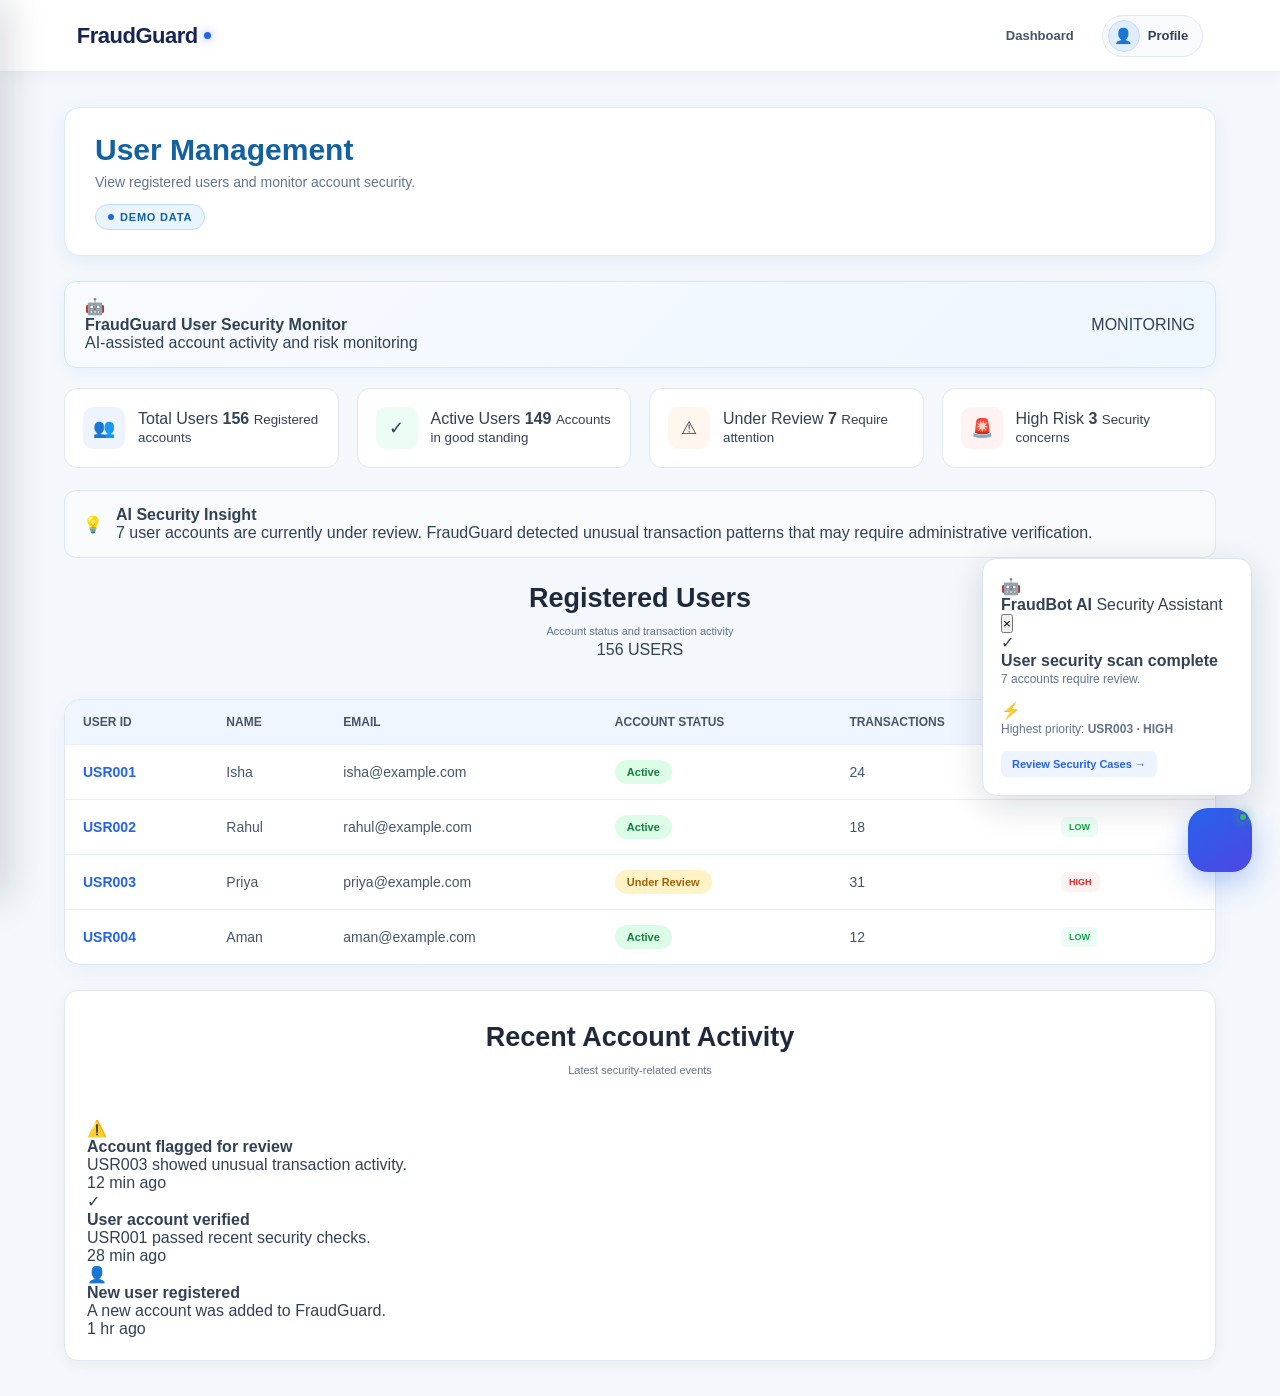
<file: team-frontend/admin-users.html>
<!DOCTYPE html>
<html lang="en">

<head>

    <meta charset="UTF-8">
    <meta name="viewport" content="width=device-width, initial-scale=1.0">

    <title>FraudGuard - User Management</title>

    <link rel="stylesheet" href="style.css">

</head>

<body>


<header>

    <div class="logo">FraudGuard</div>
<nav>
    <a href="user-dashboard.html">Dashboard</a>
</nav>

    <a href="profile.html" class="profile-link">
    <span class="profile-icon">👤</span>
    <span>Profile</span>
</a>
</header>


<div class="dashboard-layout">


    <!-- SIDEBAR -->

    <aside class="sidebar">

        <h3>Admin Menu</h3>

        <a href="admin.html">🏠 Dashboard</a>

        <a href="admin-users.html" class="active">
            👥 User Management
        </a>

        <a href="admin-transactions.html">
            💳 Transaction Monitoring
        </a>

        <a href="admin-alerts.html">
            🚨 Flagged Transactions
        </a>

        <a href="admin-reports.html">
            📊 Reports & Detection
        </a>

    </aside>


    <!-- MAIN -->

    <main class="dashboard-content">


        <!-- HEADER -->

        <div class="dashboard-header">

            <h1>User Management</h1>

            <p>
                View registered users and monitor account security.
            </p>

            <span class="demo-badge">DEMO DATA</span>

        </div>


        <!-- AI USER SECURITY -->

        <div class="users-ai-banner">

            <div class="users-ai-left">

                <div class="users-ai-icon">
                    🤖
                </div>

                <div>

                    <strong>
                        FraudGuard User Security Monitor
                    </strong>

                    <p>
                        AI-assisted account activity and risk monitoring
                    </p>

                </div>

            </div>


            <div class="users-monitor-status">

                <span></span>

                MONITORING

            </div>

        </div>


        <!-- USER STATS -->

        <section class="user-summary-grid">


            <div class="user-summary-card">

                <div class="user-summary-icon">
                    👥
                </div>

                <div>

                    <span>Total Users</span>

                    <strong>156</strong>

                    <small>Registered accounts</small>

                </div>

            </div>


            <div class="user-summary-card">

                <div class="user-summary-icon safe-bg">
                    ✓
                </div>

                <div>

                    <span>Active Users</span>

                    <strong>149</strong>

                    <small>Accounts in good standing</small>

                </div>

            </div>


            <div class="user-summary-card">

                <div class="user-summary-icon warning-bg">
                    ⚠
                </div>

                <div>

                    <span>Under Review</span>

                    <strong>7</strong>

                    <small>Require attention</small>

                </div>

            </div>


            <div class="user-summary-card">

                <div class="user-summary-icon risk-bg">
                    🚨
                </div>

                <div>

                    <span>High Risk</span>

                    <strong>3</strong>

                    <small>Security concerns</small>

                </div>

            </div>


        </section>


        <!-- USER SECURITY INSIGHT -->

        <section class="user-security-insight">

            <div class="insight-icon">
                💡
            </div>

            <div>

                <strong>AI Security Insight</strong>

                <p>
                    7 user accounts are currently under review.
                    FraudGuard detected unusual transaction patterns
                    that may require administrative verification.
                </p>

            </div>

        </section>


        <!-- USER TABLE -->

        <section class="recent-section">


            <div class="section-heading">

                <div>

                    <h2>Registered Users</h2>

                    <p>
                        Account status and transaction activity
                    </p>

                </div>


                <div class="user-count-badge">
                    156 USERS
                </div>

            </div>


            <div class="table-container">

                <table>

                    <thead>

                        <tr>

                            <th>User ID</th>

                            <th>Name</th>

                            <th>Email</th>

                            <th>Account Status</th>

                            <th>Transactions</th>

                            <th>Risk Level</th>

                        </tr>

                    </thead>


                    <tbody>


                        <tr>

                            <td>USR001</td>

                            <td>Isha</td>

                            <td>isha@example.com</td>

                            <td>

                                <span class="status safe">
                                    Active
                                </span>

                            </td>

                            <td>24</td>

                            <td>

                                <span class="user-risk low">
                                    LOW
                                </span>

                            </td>

                        </tr>


                        <tr>

                            <td>USR002</td>

                            <td>Rahul</td>

                            <td>rahul@example.com</td>

                            <td>

                                <span class="status safe">
                                    Active
                                </span>

                            </td>

                            <td>18</td>

                            <td>

                                <span class="user-risk low">
                                    LOW
                                </span>

                            </td>

                        </tr>


                        <tr>

                            <td>USR003</td>

                            <td>Priya</td>

                            <td>priya@example.com</td>

                            <td>

                                <span class="status suspicious">
                                    Under Review
                                </span>

                            </td>

                            <td>31</td>

                            <td>

                                <span class="user-risk high">
                                    HIGH
                                </span>

                            </td>

                        </tr>


                        <tr>

                            <td>USR004</td>

                            <td>Aman</td>

                            <td>aman@example.com</td>

                            <td>

                                <span class="status safe">
                                    Active
                                </span>

                            </td>

                            <td>12</td>

                            <td>

                                <span class="user-risk low">
                                    LOW
                                </span>

                            </td>

                        </tr>


                    </tbody>

                </table>

            </div>

        </section>


        <!-- USER ACTIVITY -->

        <section class="user-activity-section">

            <div class="section-heading">

                <div>

                    <h2>Recent Account Activity</h2>

                    <p>
                        Latest security-related events
                    </p>

                </div>

            </div>


            <div class="user-activity-list">


                <div class="user-activity-item">

                    <div class="user-activity-icon warning">
                        ⚠️
                    </div>

                    <div>

                        <strong>
                            Account flagged for review
                        </strong>

                        <p>
                            USR003 showed unusual transaction activity.
                        </p>

                    </div>

                    <span>
                        12 min ago
                    </span>

                </div>


                <div class="user-activity-item">

                    <div class="user-activity-icon safe">
                        ✓
                    </div>

                    <div>

                        <strong>
                            User account verified
                        </strong>

                        <p>
                            USR001 passed recent security checks.
                        </p>

                    </div>

                    <span>
                        28 min ago
                    </span>

                </div>


                <div class="user-activity-item">

                    <div class="user-activity-icon info">
                        👤
                    </div>

                    <div>

                        <strong>
                            New user registered
                        </strong>

                        <p>
                            A new account was added to FraudGuard.
                        </p>

                    </div>

                    <span>
                        1 hr ago
                    </span>

                </div>


            </div>

        </section>


    </main>

</div>


<!-- FRAUDBOT -->

<div class="fraudbot-wrapper">

    <div class="fraudbot-message">

        <div class="fraudbot-header">

            <div class="fraudbot-avatar">
                🤖
            </div>

            <div class="fraudbot-info">

                <strong>FraudBot AI</strong>

                <span>
                    <i></i>
                    Security Assistant
                </span>

            </div>

            <button class="fraudbot-close">
                ×
            </button>

        </div>


        <div class="fraudbot-line"></div>


        <div class="fraudbot-content">

            <div class="bot-status">

                <span class="bot-check">
                    ✓
                </span>

                <div>

                    <strong>
                        User security scan complete
                    </strong>

                    <p>
                        7 accounts require review.
                    </p>

                </div>

            </div>


            <div class="bot-insight">

                <span>⚡</span>

                <p>
                    Highest priority:
                    <strong>USR003 · HIGH</strong>
                </p>

            </div>


            <a href="admin-alerts.html"
               class="bot-action">

                Review Security Cases

                <span>→</span>

            </a>

        </div>

    </div>


    <button class="fraudbot-button"
            title="FraudBot AI">

        <div class="robot-face">

            <span class="robot-eye"></span>

            <span class="robot-eye"></span>

        </div>

        <span class="bot-online-dot"></span>

    </button>

</div>


<script src="script.js"></script>

</body>

</html>
</file>
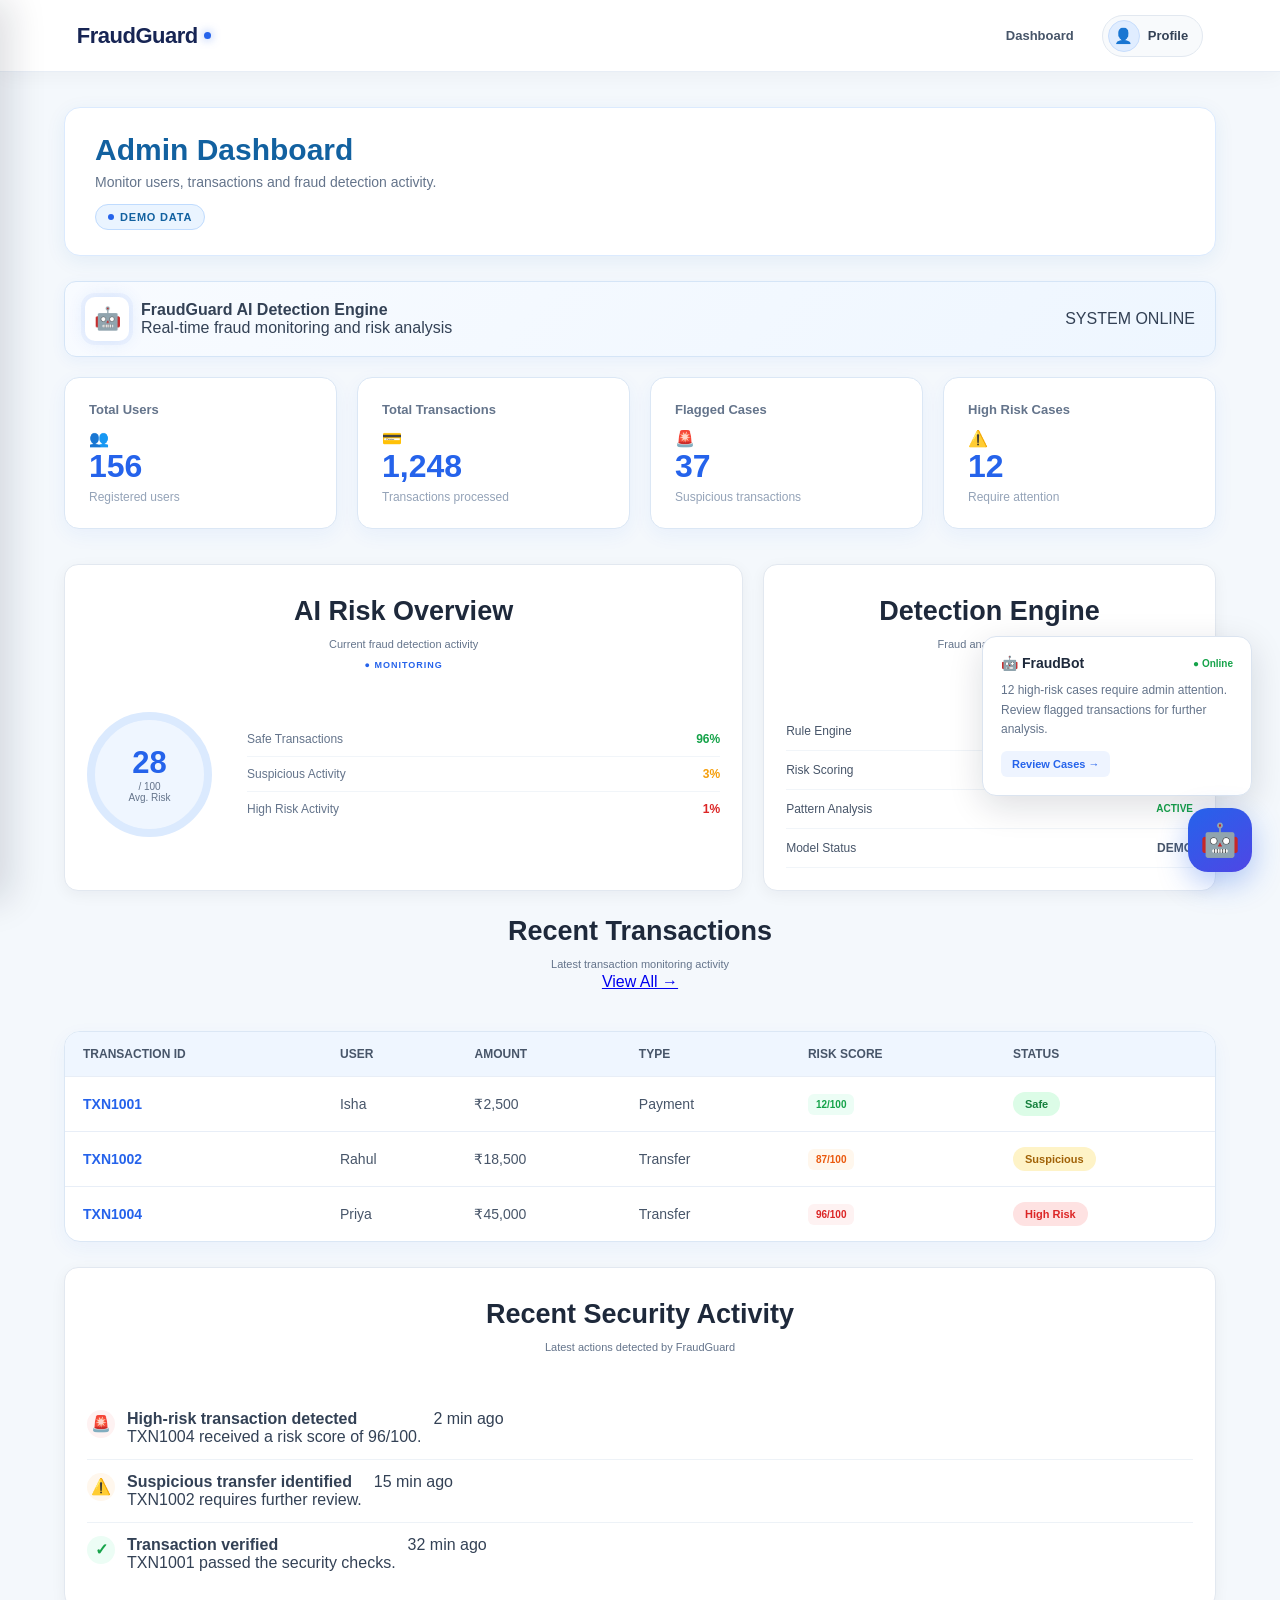
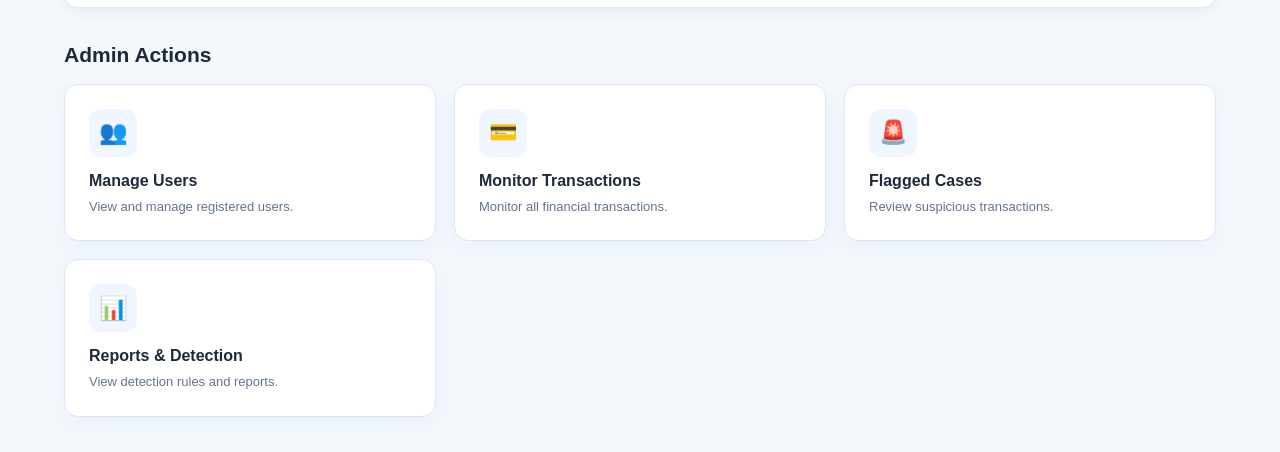
<file: team-frontend/admin.html>
<!DOCTYPE html>
<html lang="en">

<head>
    <meta charset="UTF-8">
    <meta name="viewport" content="width=device-width, initial-scale=1.0">

    <title>FraudGuard - Admin Dashboard</title>

    <link rel="stylesheet" href="style.css">
</head>

<body>

<header>
    <div class="logo">FraudGuard</div>
<nav>
    <a href="user-dashboard.html">Dashboard</a>
</nav>
    <a href="profile.html" class="profile-link">
    <span class="profile-icon">👤</span>
    <span>Profile</span>
</a>
</header>


<div class="dashboard-layout">

    <aside class="sidebar">

        <h3>Admin Menu</h3>

        <a href="admin.html" class="active">🏠 Dashboard</a>
        <a href="admin-users.html">👥 User Management</a>
        <a href="admin-transactions.html">💳 Transaction Monitoring</a>
        <a href="admin-alerts.html">🚨 Flagged Transactions</a>
        <a href="admin-reports.html">📊 Reports & Detection</a>

    </aside>


    <main class="dashboard-content">

        <!-- HEADER -->

        <div class="dashboard-header">

            <h1>Admin Dashboard</h1>

            <p>
                Monitor users, transactions and fraud detection activity.
            </p>

            <span class="demo-badge">DEMO DATA</span>

        </div>


        <!-- AI SYSTEM STATUS -->

        <div class="admin-ai-status">

            <div class="admin-ai-left">

                <div class="admin-ai-icon">
                    🤖
                </div>

                <div>
                    <strong>FraudGuard AI Detection Engine</strong>
                    <p>Real-time fraud monitoring and risk analysis</p>
                </div>

            </div>

            <div class="admin-system-online">
                <span></span>
                SYSTEM ONLINE
            </div>

        </div>


        <!-- STATS -->

        <section class="stats-grid">

            <div class="stat-card admin-stat-card">

                <div class="admin-stat-top">
                    <h3>Total Users</h3>
                    <span>👥</span>
                </div>

                <div class="stat-value">156</div>

                <p>Registered users</p>

            </div>


            <div class="stat-card admin-stat-card">

                <div class="admin-stat-top">
                    <h3>Total Transactions</h3>
                    <span>💳</span>
                </div>

                <div class="stat-value">1,248</div>

                <p>Transactions processed</p>

            </div>


            <div class="stat-card admin-stat-card">

                <div class="admin-stat-top">
                    <h3>Flagged Cases</h3>
                    <span>🚨</span>
                </div>

                <div class="stat-value">37</div>

                <p>Suspicious transactions</p>

            </div>


            <div class="stat-card admin-stat-card">

                <div class="admin-stat-top">
                    <h3>High Risk Cases</h3>
                    <span>⚠️</span>
                </div>

                <div class="stat-value">12</div>

                <p>Require attention</p>

            </div>

        </section>


        <!-- AI RISK OVERVIEW -->

        <section class="admin-overview-grid">

            <div class="admin-analysis-card">

                <div class="section-heading">

                    <div>
                        <h2>AI Risk Overview</h2>
                        <p>Current fraud detection activity</p>
                    </div>

                    <span class="monitoring-badge">
                        ● MONITORING
                    </span>

                </div>


                <div class="risk-overview-content">

                    <div class="risk-score-circle">

                        <strong>28</strong>

                        <span>/ 100</span>

                        <small>Avg. Risk</small>

                    </div>


                    <div class="risk-details">

                        <div class="risk-row">
                            <span>Safe Transactions</span>
                            <strong class="safe-text">96%</strong>
                        </div>

                        <div class="risk-row">
                            <span>Suspicious Activity</span>
                            <strong class="warning-text">3%</strong>
                        </div>

                        <div class="risk-row">
                            <span>High Risk Activity</span>
                            <strong class="danger-text">1%</strong>
                        </div>

                    </div>

                </div>

            </div>


            <div class="admin-system-card">

                <div class="section-heading">

                    <div>
                        <h2>Detection Engine</h2>
                        <p>Fraud analysis status</p>
                    </div>

                    <span class="engine-icon">⚙️</span>

                </div>


                <div class="engine-item">

                    <span>Rule Engine</span>

                    <strong class="engine-active">
                        ACTIVE
                    </strong>

                </div>


                <div class="engine-item">

                    <span>Risk Scoring</span>

                    <strong class="engine-active">
                        ACTIVE
                    </strong>

                </div>


                <div class="engine-item">

                    <span>Pattern Analysis</span>

                    <strong class="engine-active">
                        ACTIVE
                    </strong>

                </div>


                <div class="engine-item">

                    <span>Model Status</span>

                    <strong class="engine-demo">
                        DEMO
                    </strong>

                </div>

            </div>

        </section>


        <!-- RECENT TRANSACTIONS -->

        <section class="recent-section">

            <div class="section-heading">

                <div>
                    <h2>Recent Transactions</h2>
                    <p>Latest transaction monitoring activity</p>
                </div>

                <a href="admin-transactions.html"
                   class="view-all-btn">
                    View All →
                </a>

            </div>


            <div class="table-container">

                <table>

                    <thead>

                        <tr>

                            <th>Transaction ID</th>
                            <th>User</th>
                            <th>Amount</th>
                            <th>Type</th>
                            <th>Risk Score</th>
                            <th>Status</th>

                        </tr>

                    </thead>


                    <tbody>

                        <tr>

                            <td>TXN1001</td>

                            <td>Isha</td>

                            <td>₹2,500</td>

                            <td>Payment</td>

                            <td>
                                <span class="admin-risk low">
                                    12/100
                                </span>
                            </td>

                            <td>
                                <span class="status safe">
                                    Safe
                                </span>
                            </td>

                        </tr>


                        <tr>

                            <td>TXN1002</td>

                            <td>Rahul</td>

                            <td>₹18,500</td>

                            <td>Transfer</td>

                            <td>
                                <span class="admin-risk high">
                                    87/100
                                </span>
                            </td>

                            <td>
                                <span class="status suspicious">
                                    Suspicious
                                </span>
                            </td>

                        </tr>


                        <tr>

                            <td>TXN1004</td>

                            <td>Priya</td>

                            <td>₹45,000</td>

                            <td>Transfer</td>

                            <td>
                                <span class="admin-risk critical">
                                    96/100
                                </span>
                            </td>

                            <td>
                                <span class="status fraud">
                                    High Risk
                                </span>
                            </td>

                        </tr>

                    </tbody>

                </table>

            </div>

        </section>


        <!-- SECURITY ACTIVITY -->

        <section class="admin-activity">

            <div class="section-heading">

                <div>
                    <h2>Recent Security Activity</h2>
                    <p>Latest actions detected by FraudGuard</p>
                </div>

            </div>


            <div class="activity-list">

                <div class="activity-item">

                    <div class="activity-icon danger">
                        🚨
                    </div>

                    <div>
                        <strong>High-risk transaction detected</strong>
                        <p>
                            TXN1004 received a risk score of 96/100.
                        </p>
                    </div>

                    <span>2 min ago</span>

                </div>


                <div class="activity-item">

                    <div class="activity-icon warning">
                        ⚠️
                    </div>

                    <div>
                        <strong>Suspicious transfer identified</strong>
                        <p>
                            TXN1002 requires further review.
                        </p>
                    </div>

                    <span>15 min ago</span>

                </div>


                <div class="activity-item">

                    <div class="activity-icon safe">
                        ✓
                    </div>

                    <div>
                        <strong>Transaction verified</strong>
                        <p>
                            TXN1001 passed the security checks.
                        </p>
                    </div>

                    <span>32 min ago</span>

                </div>

            </div>

        </section>


        <!-- ADMIN ACTIONS -->

        <section class="quick-actions">

            <h2>Admin Actions</h2>

            <div class="action-grid">

                <a href="admin-users.html"
                   class="action-card">

                    <span>👥</span>

                    <h3>Manage Users</h3>

                    <p>
                        View and manage registered users.
                    </p>

                </a>


                <a href="admin-transactions.html"
                   class="action-card">

                    <span>💳</span>

                    <h3>Monitor Transactions</h3>

                    <p>
                        Monitor all financial transactions.
                    </p>

                </a>


                <a href="admin-alerts.html"
                   class="action-card">

                    <span>🚨</span>

                    <h3>Flagged Cases</h3>

                    <p>
                        Review suspicious transactions.
                    </p>

                </a>


                <a href="admin-reports.html"
                   class="action-card">

                    <span>📊</span>

                    <h3>Reports & Detection</h3>

                    <p>
                        View detection rules and reports.
                    </p>

                </a>

            </div>

        </section>


    </main>

</div>


<!-- FRAUDBOT -->

<div class="fraudbot-wrapper">

    <div class="fraudbot-message">

        <div class="fraudbot-title">

            🤖 FraudBot

            <span>● Online</span>

        </div>

        <p>
            12 high-risk cases require admin attention.
            Review flagged transactions for further analysis.
        </p>

        <a href="admin-alerts.html">
            Review Cases →
        </a>

    </div>


    <button class="fraudbot-button"
            title="FraudBot">

        🤖

    </button>

</div>


<script src="script.js"></script>

</body>
</html>
</file>
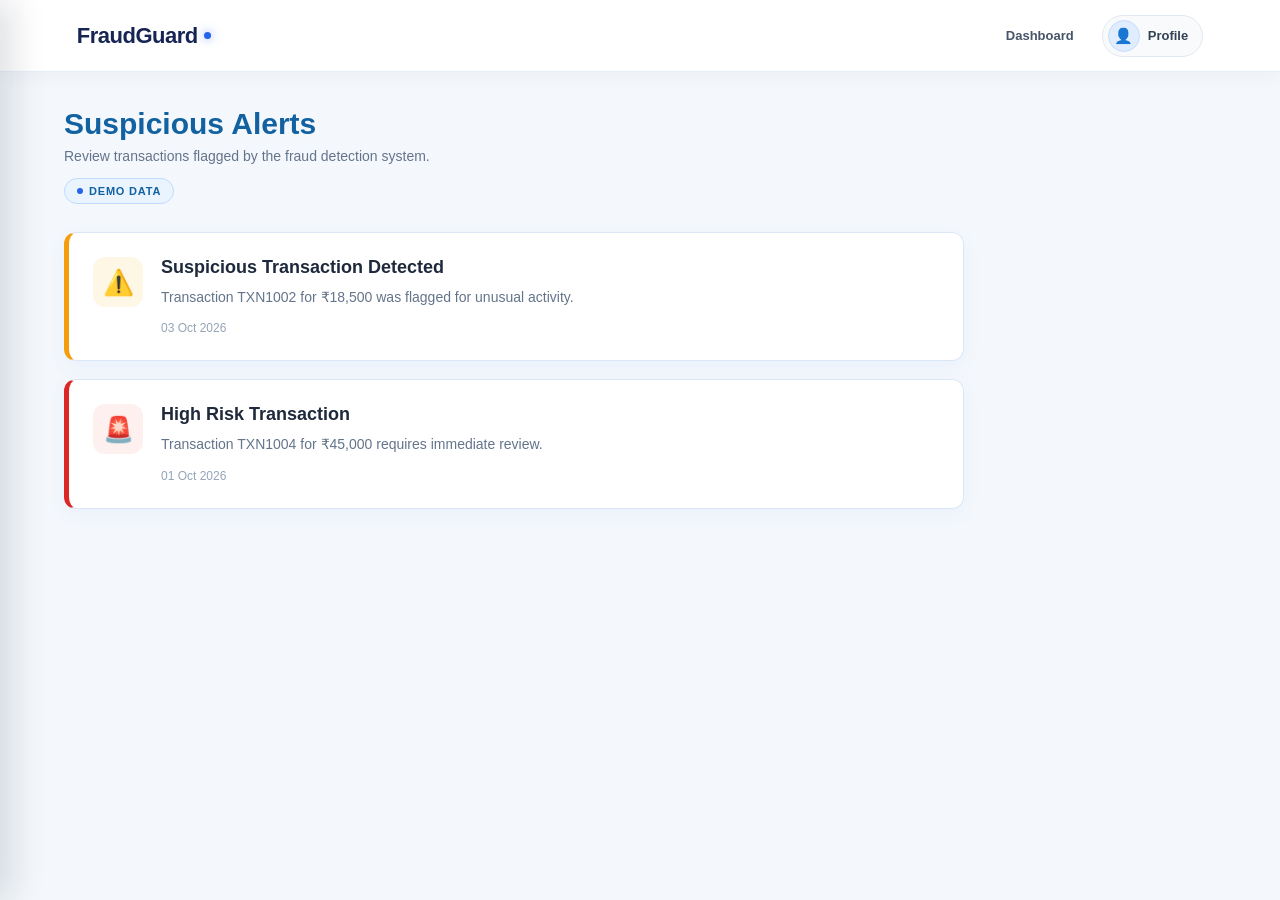
<file: team-frontend/alerts.html>
<!DOCTYPE html>
<html lang="en">

<head>

    <meta charset="UTF-8">
    <meta name="viewport" content="width=device-width, initial-scale=1.0">

    <title>FraudGuard - Suspicious Alerts</title>

    <link rel="stylesheet" href="style.css">

</head>

<body>

<header>

    <div class="logo">
        FraudGuard
    </div>
<nav>
    <a href="user-dashboard.html">Dashboard</a>
</nav>

    <a href="profile.html" class="profile-link">
    <span class="profile-icon">👤</span>
    <span>Profile</span>
</a>
</header>


<div class="page-layout">

    <aside class="sidebar">

        <h3>User Menu</h3>

        <a href="user-dashboard.html">🏠 Dashboard</a>

        <a href="transaction.html">💳 Transaction Details</a>

        <a href="history.html">📋 Transaction History</a>

        <a href="alerts.html">🚨 Suspicious Alerts</a>

    </aside>


    <main class="page-content">

        <h1>
            Suspicious Alerts
        </h1>

        <p>
            Review transactions flagged by the fraud detection system.
        </p>

        <span class="demo-badge">
            DEMO DATA
        </span>


        <div class="alert-list">


            <div class="alert-card">

                <div class="alert-icon">
                    ⚠️
                </div>

                <div class="alert-content">

                    <h2>
                        Suspicious Transaction Detected
                    </h2>

                    <p>
                        Transaction TXN1002 for ₹18,500
                        was flagged for unusual activity.
                    </p>

                    <span>
                        03 Oct 2026
                    </span>

                </div>

            </div>


            <div class="alert-card high-risk">

                <div class="alert-icon">
                    🚨
                </div>

                <div class="alert-content">

                    <h2>
                        High Risk Transaction
                    </h2>

                    <p>
                        Transaction TXN1004 for ₹45,000
                        requires immediate review.
                    </p>

                    <span>
                        01 Oct 2026
                    </span>

                </div>

            </div>


        </div>

    </main>

</div>


<script src="script.js"></script>

</body>

</html>
</file>
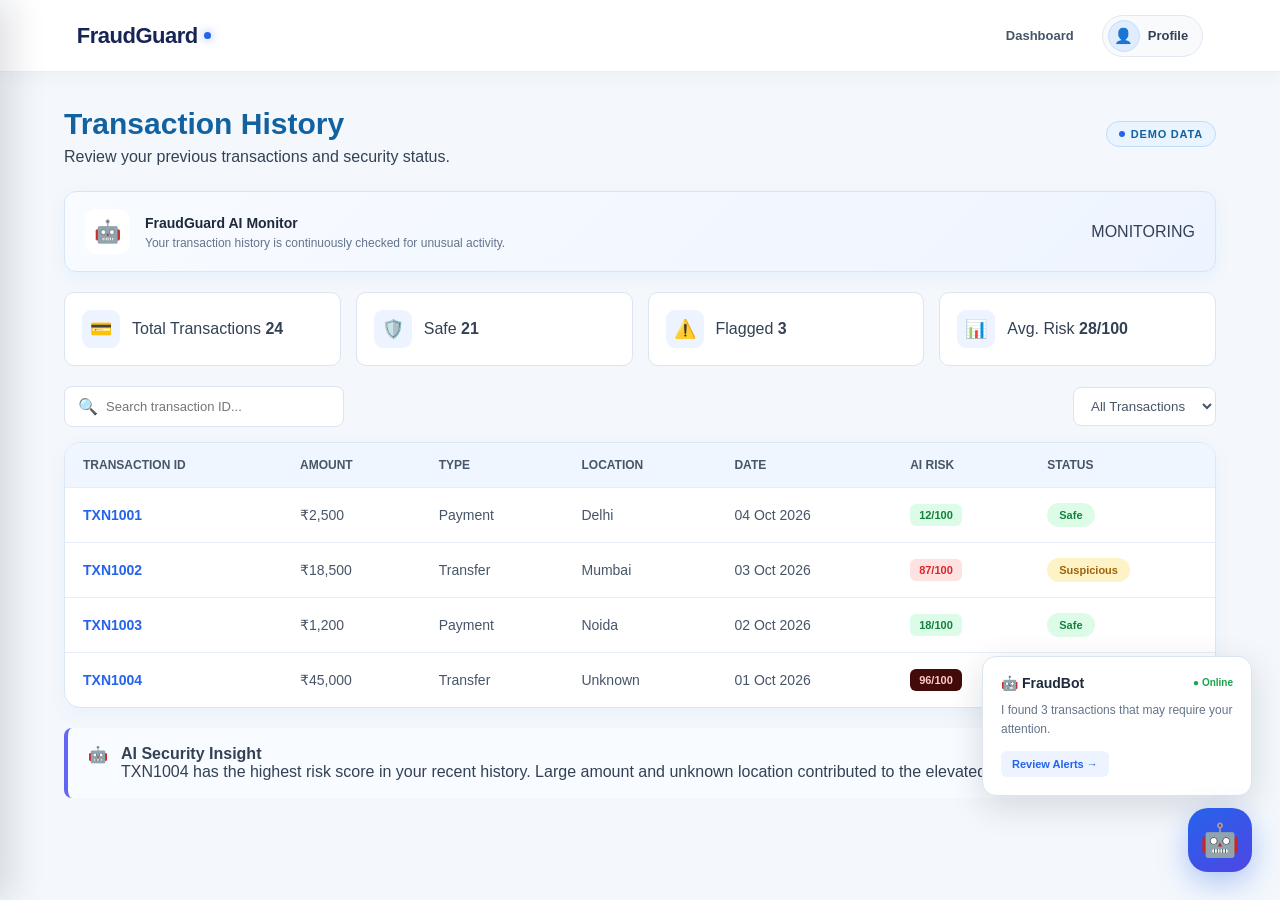
<file: team-frontend/history.html>
<!DOCTYPE html>
<html lang="en">

<head>

    <meta charset="UTF-8">
    <meta name="viewport" content="width=device-width, initial-scale=1.0">

    <title>FraudGuard - Transaction History</title>

    <link rel="stylesheet" href="style.css">

</head>


<body>

<header>

    <div class="logo">
        FraudGuard
    </div>
<nav>
    <a href="user-dashboard.html">Dashboard</a>
</nav>
    <a href="profile.html" class="profile-link">
    <span class="profile-icon">👤</span>
    <span>Profile</span>
</a>

</header>


<div class="page-layout">


    <!-- SIDEBAR -->

    <aside class="sidebar">

        <h3>User Menu</h3>

        <a href="user-dashboard.html">
            🏠 Dashboard
        </a>

        <a href="transaction.html">
            💳 Transaction Details
        </a>

        <a href="history.html" class="active">
            📋 Transaction History
        </a>

        <a href="alerts.html">
            🚨 Suspicious Alerts
        </a>

    </aside>



    <!-- MAIN CONTENT -->

    <main class="page-content">


        <!-- PAGE HEADER -->

        <div class="history-header">

            <div>

                <h1>
                    Transaction History
                </h1>

                <p>
                    Review your previous transactions and security status.
                </p>

            </div>

            <span class="demo-badge">
                DEMO DATA
            </span>

        </div>



        <!-- AI MONITOR -->

        <div class="history-ai-banner">

            <div class="history-ai-icon">
                🤖
            </div>

            <div class="history-ai-text">

                <strong>
                    FraudGuard AI Monitor
                </strong>

                <p>
                    Your transaction history is continuously checked
                    for unusual activity.
                </p>

            </div>

            <div class="history-ai-status">
                <span></span>
                MONITORING
            </div>

        </div>



        <!-- HISTORY SUMMARY -->

        <section class="history-summary">


            <div class="history-summary-card">

                <div class="summary-icon">
                    💳
                </div>

                <div>

                    <span>
                        Total Transactions
                    </span>

                    <strong>
                        24
                    </strong>

                </div>

            </div>



            <div class="history-summary-card">

                <div class="summary-icon">
                    🛡️
                </div>

                <div>

                    <span>
                        Safe
                    </span>

                    <strong>
                        21
                    </strong>

                </div>

            </div>



            <div class="history-summary-card">

                <div class="summary-icon">
                    ⚠️
                </div>

                <div>

                    <span>
                        Flagged
                    </span>

                    <strong>
                        3
                    </strong>

                </div>

            </div>



            <div class="history-summary-card">

                <div class="summary-icon">
                    📊
                </div>

                <div>

                    <span>
                        Avg. Risk
                    </span>

                    <strong>
                        28/100
                    </strong>

                </div>

            </div>

        </section>



        <!-- FILTER AREA -->

        <div class="history-controls">

            <div class="history-search">

                🔍

                <input
                    type="text"
                    placeholder="Search transaction ID..."
                >

            </div>


            <select>

                <option>
                    All Transactions
                </option>

                <option>
                    Safe
                </option>

                <option>
                    Suspicious
                </option>

                <option>
                    High Risk
                </option>

            </select>

        </div>



        <!-- TRANSACTION TABLE -->

        <div class="table-container history-table">

            <table>

                <thead>

                    <tr>

                        <th>
                            Transaction ID
                        </th>

                        <th>
                            Amount
                        </th>

                        <th>
                            Type
                        </th>

                        <th>
                            Location
                        </th>

                        <th>
                            Date
                        </th>

                        <th>
                            AI Risk
                        </th>

                        <th>
                            Status
                        </th>

                    </tr>

                </thead>



                <tbody>


                    <!-- TXN1001 -->

                    <tr>

                        <td>
                            <strong>
                                TXN1001
                            </strong>
                        </td>

                        <td>
                            ₹2,500
                        </td>

                        <td>
                            Payment
                        </td>

                        <td>
                            Delhi
                        </td>

                        <td>
                            04 Oct 2026
                        </td>

                        <td>

                            <span class="history-risk low">
                                12/100
                            </span>

                        </td>

                        <td>

                            <span class="status safe">
                                Safe
                            </span>

                        </td>

                    </tr>



                    <!-- TXN1002 -->

                    <tr>

                        <td>
                            <strong>
                                TXN1002
                            </strong>
                        </td>

                        <td>
                            ₹18,500
                        </td>

                        <td>
                            Transfer
                        </td>

                        <td>
                            Mumbai
                        </td>

                        <td>
                            03 Oct 2026
                        </td>

                        <td>

                            <span class="history-risk high">
                                87/100
                            </span>

                        </td>

                        <td>

                            <span class="status suspicious">
                                Suspicious
                            </span>

                        </td>

                    </tr>



                    <!-- TXN1003 -->

                    <tr>

                        <td>
                            <strong>
                                TXN1003
                            </strong>
                        </td>

                        <td>
                            ₹1,200
                        </td>

                        <td>
                            Payment
                        </td>

                        <td>
                            Noida
                        </td>

                        <td>
                            02 Oct 2026
                        </td>

                        <td>

                            <span class="history-risk low">
                                18/100
                            </span>

                        </td>

                        <td>

                            <span class="status safe">
                                Safe
                            </span>

                        </td>

                    </tr>



                    <!-- TXN1004 -->

                    <tr>

                        <td>
                            <strong>
                                TXN1004
                            </strong>
                        </td>

                        <td>
                            ₹45,000
                        </td>

                        <td>
                            Transfer
                        </td>

                        <td>
                            Unknown
                        </td>

                        <td>
                            01 Oct 2026
                        </td>

                        <td>

                            <span class="history-risk critical">
                                96/100
                            </span>

                        </td>

                        <td>

                            <span class="status fraud">
                                High Risk
                            </span>

                        </td>

                    </tr>


                </tbody>

            </table>

        </div>



        <!-- AI INSIGHT -->

        <div class="history-insight">

            <div class="insight-robot">
                🤖
            </div>

            <div>

                <strong>
                    AI Security Insight
                </strong>

                <p>
                    TXN1004 has the highest risk score in your
                    recent history. Large amount and unknown
                    location contributed to the elevated risk.
                </p>

            </div>

        </div>


    </main>

</div>



<!-- FRAUDBOT -->

<div class="fraudbot-wrapper">

    <div class="fraudbot-message">

        <div class="fraudbot-title">

            🤖 FraudBot

            <span>
                ● Online
            </span>

        </div>

        <p>
            I found 3 transactions that may require
            your attention.
        </p>

        <a href="alerts.html">
            Review Alerts →
        </a>

    </div>


    <button
        class="fraudbot-button"
        title="FraudBot"
    >
        🤖
    </button>

</div>



<script src="script.js"></script>

</body>

</html>
</file>
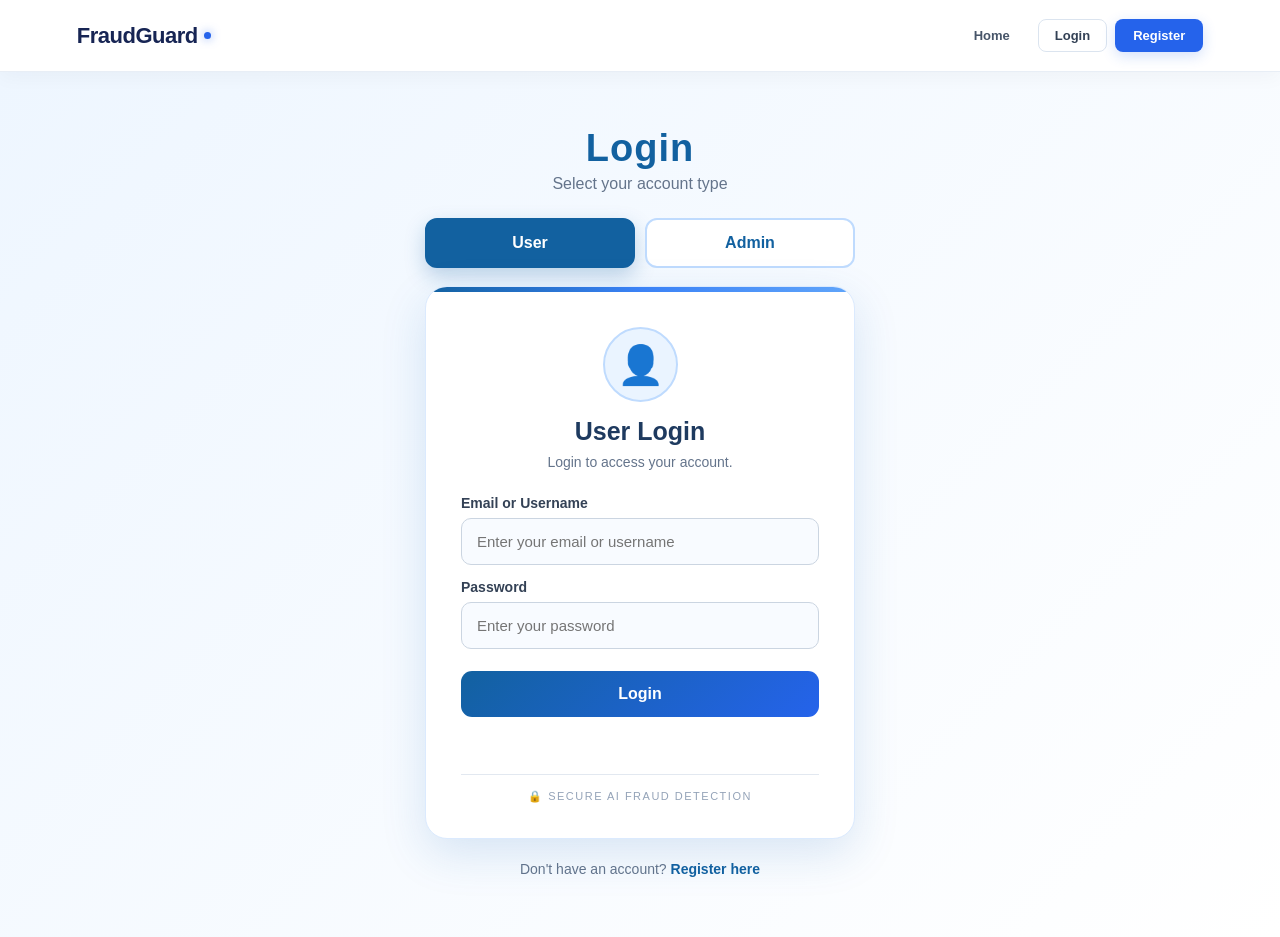
<file: team-frontend/login.html>
<!DOCTYPE html>
<html lang="en">

<head>
    <meta charset="UTF-8">
    <meta name="viewport" content="width=device-width, initial-scale=1.0">
    <title>FraudGuard - Login</title>
    <link rel="stylesheet" href="style.css">
</head>

<body>

<header>
    <div class="logo">FraudGuard</div>
    <nav>
        <a href="index.html">Home</a>
        <a href="login.html">Login</a>
        <a href="register.html">Register</a>
    </nav>
</header>

<section class="login-section">

    <h1>Login</h1>
    <p class="login-subtitle">Select your account type</p>

    <div class="login-tabs">
        <button type="button" id="userTab" class="tab-btn active">User</button>
        <button type="button" id="adminTab" class="tab-btn">Admin</button>
    </div>

    <div class="login-box">

        <!-- USER LOGIN -->
        <div id="userLogin">
            <div class="login-icon">👤</div>
            <h2>User Login</h2>
            <p class="login-description">Login to access your account.</p>

            <form id="userLoginForm">
                <label>Email or Username</label>
                <input type="text" id="userEmail" placeholder="Enter your email or username" required>

                <label>Password</label>
                <input type="password" id="userPassword" placeholder="Enter your password" required>

                <button type="submit" class="submit-btn">Login</button>

                <p id="userMessage"></p>
            </form>
        </div>

        <!-- ADMIN LOGIN -->
        <div id="adminLogin" class="hidden">
            <div class="login-icon">🛡️</div>
            <h2>Admin Login</h2>
            <p class="login-description">Login to manage the fraud detection system.</p>

            <form id="adminLoginForm">
                <label>Admin Email or Username</label>
                <input type="text" id="adminEmail" placeholder="Enter admin email or username" required>

                <label>Admin Password</label>
                <input type="password" id="adminPassword" placeholder="Enter admin password" required>

                <button type="submit" class="submit-btn">Login as Admin</button>

                <p id="adminMessage"></p>
            </form>
        </div>

    </div>

    <p class="register-text">
        Don't have an account?
        <a href="register.html">Register here</a>
    </p>

</section>

<script src="script.js"></script>

</body>
</html>
</file>
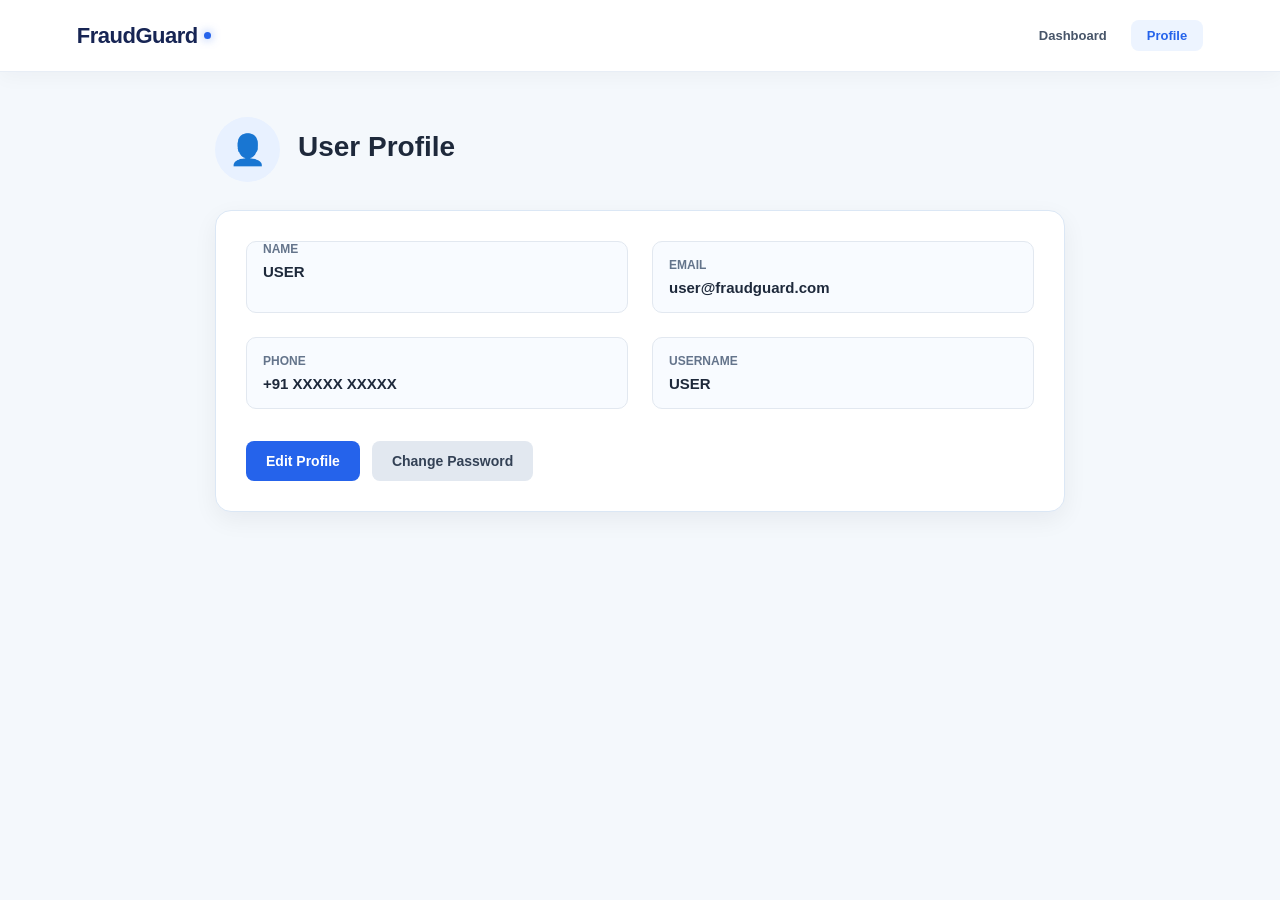
<file: team-frontend/profile.html>
<!DOCTYPE html>
<html lang="en">

<head>

    <meta charset="UTF-8">

    <meta name="viewport" content="width=device-width, initial-scale=1.0">

    <title>FraudGuard - Profile</title>

    <link rel="stylesheet" href="style.css">

</head>


<body>


    <!-- =====================================================
         USER NAVBAR
    ====================================================== -->

    <header class="user-navbar">

        <div class="logo">
            FraudGuard
        </div>


        <nav class="user-nav">

            <a href="user-dashboard.html">
                Dashboard
            </a>

            <a href="profile.html" class="active">
                Profile
            </a>

        </nav>

    </header>
    
    

    <!-- =====================================================
         PROFILE PAGE
    ====================================================== -->

    <main class="profile-page">


        <!-- PROFILE HEADER -->

        <div class="profile-header">

            <div class="profile-icon">
                👤
            </div>


            <div>

                <h1>
                    User Profile
                </h1>

            </div>

        </div>



        <!-- PROFILE CARD -->

        <section class="profile-card">


            <!-- NAME -->

            <div class="profile-info">

                <label>
                    Name
                </label>

                <p id="profileName">
                    USER
                </p>

            </div>



            <!-- EMAIL -->

            <div class="profile-info">

                <label>
                    Email
                </label>

                <p id="profileEmail">
                    user@fraudguard.com
                </p>

            </div>



            <!-- PHONE -->

            <div class="profile-info">

                <label>
                    Phone
                </label>

                <p id="profilePhone">
                    +91 XXXXX XXXXX
                </p>

            </div>



            <!-- USERNAME -->

            <div class="profile-info">

                <label>
                    Username
                </label>

                <p id="profileUsername">
                    USER
                </p>

            </div>



            <!-- BUTTONS -->

            <div class="profile-buttons">

                <button
                    class="edit-btn"
                    id="editProfileBtn">

                    Edit Profile

                </button>


                <button
                    class="change-password-btn"
                    id="changePasswordBtn">

                    Change Password

                </button>

            </div>


        </section>


    </main>



    <!-- =====================================================
         CHANGE PASSWORD MODAL
    ====================================================== -->

    <div
        class="password-modal"
        id="passwordModal">


        <div class="password-box">


            <!-- CLOSE BUTTON -->

            <button
                class="close-password"
                id="closePassword">

                ×

            </button>



            <h2>
                Change Password
            </h2>



            <p class="password-subtitle">

                Update your FraudGuard account password

            </p>



            <!-- CURRENT PASSWORD -->

            <label>
                Current Password
            </label>

            <input
                type="password"
                id="currentPassword"
                placeholder="Enter current password"
            >



            <!-- NEW PASSWORD -->

            <label>
                New Password
            </label>

            <input
                type="password"
                id="newPassword"
                placeholder="Enter new password"
            >



            <!-- CONFIRM PASSWORD -->

            <label>
                Confirm New Password
            </label>

            <input
                type="password"
                id="confirmPassword"
                placeholder="Confirm new password"
            >



            <!-- SAVE PASSWORD -->

            <button
                class="password-save-btn"
                id="savePasswordBtn">

                Update Password

            </button>


        </div>

    </div>



    <!-- =====================================================
         JAVASCRIPT
    ====================================================== -->

    <script src="script.js"></script>


</body>

</html>
</file>
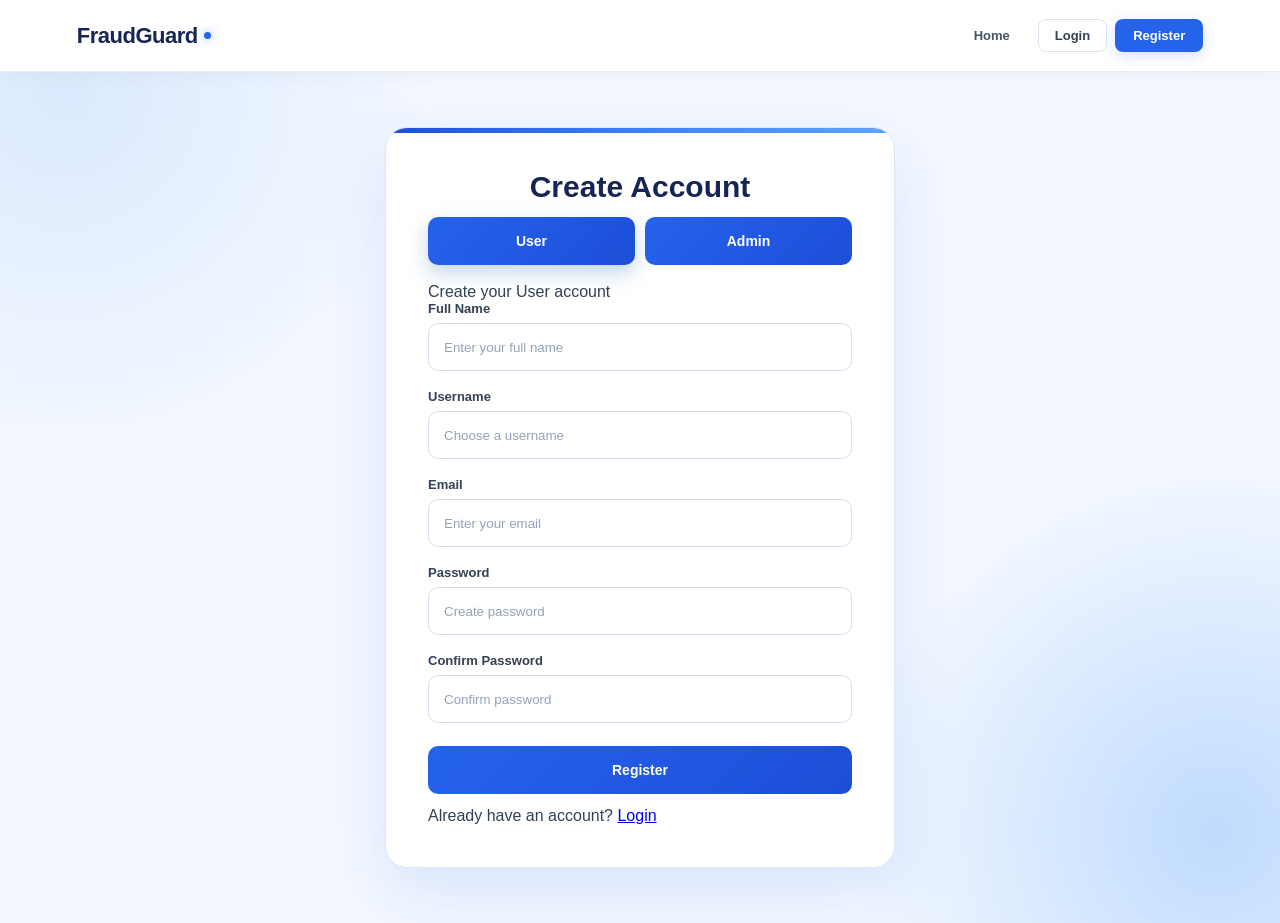
<file: team-frontend/register.html>
<!DOCTYPE html>
<html lang="en">

<head>
    <meta charset="UTF-8">
    <meta name="viewport" content="width=device-width, initial-scale=1.0">
    <title>FraudGuard - Register</title>
    <link rel="stylesheet" href="style.css">
</head>

<body>

<header>
    <div class="logo">FraudGuard</div>
    <nav>
        <a href="index.html">Home</a>
        <a href="login.html">Login</a>
        <a href="register.html">Register</a>
    </nav>
</header>

<div class="form-container">

    <form id="registerForm">

        <h1>Create Account</h1>

        <div class="login-tabs">
            <button type="button" id="registerUserTab" class="tab-btn active">User</button>
            <button type="button" id="registerAdminTab" class="tab-btn">Admin</button>
        </div>

        <p id="registerTypeMessage">Create your User account</p>

        <label>Full Name</label>
        <input type="text" id="registerName" placeholder="Enter your full name" required>

        <label>Username</label>
        <input type="text" id="registerUsername" placeholder="Choose a username" required>

        <label>Email</label>
        <input type="email" id="registerEmail" placeholder="Enter your email" required>

        <label>Password</label>
        <input type="password" id="registerPassword" placeholder="Create password" required>

        <label>Confirm Password</label>
        <input type="password" id="confirmPassword" placeholder="Confirm password" required>

        <button type="submit">Register</button>

        <p id="registerMessage"></p>

        <p class="form-link">
            Already have an account?
            <a href="login.html">Login</a>
        </p>

    </form>

</div>

<script src="script.js"></script>

</body>
</html>
</file>
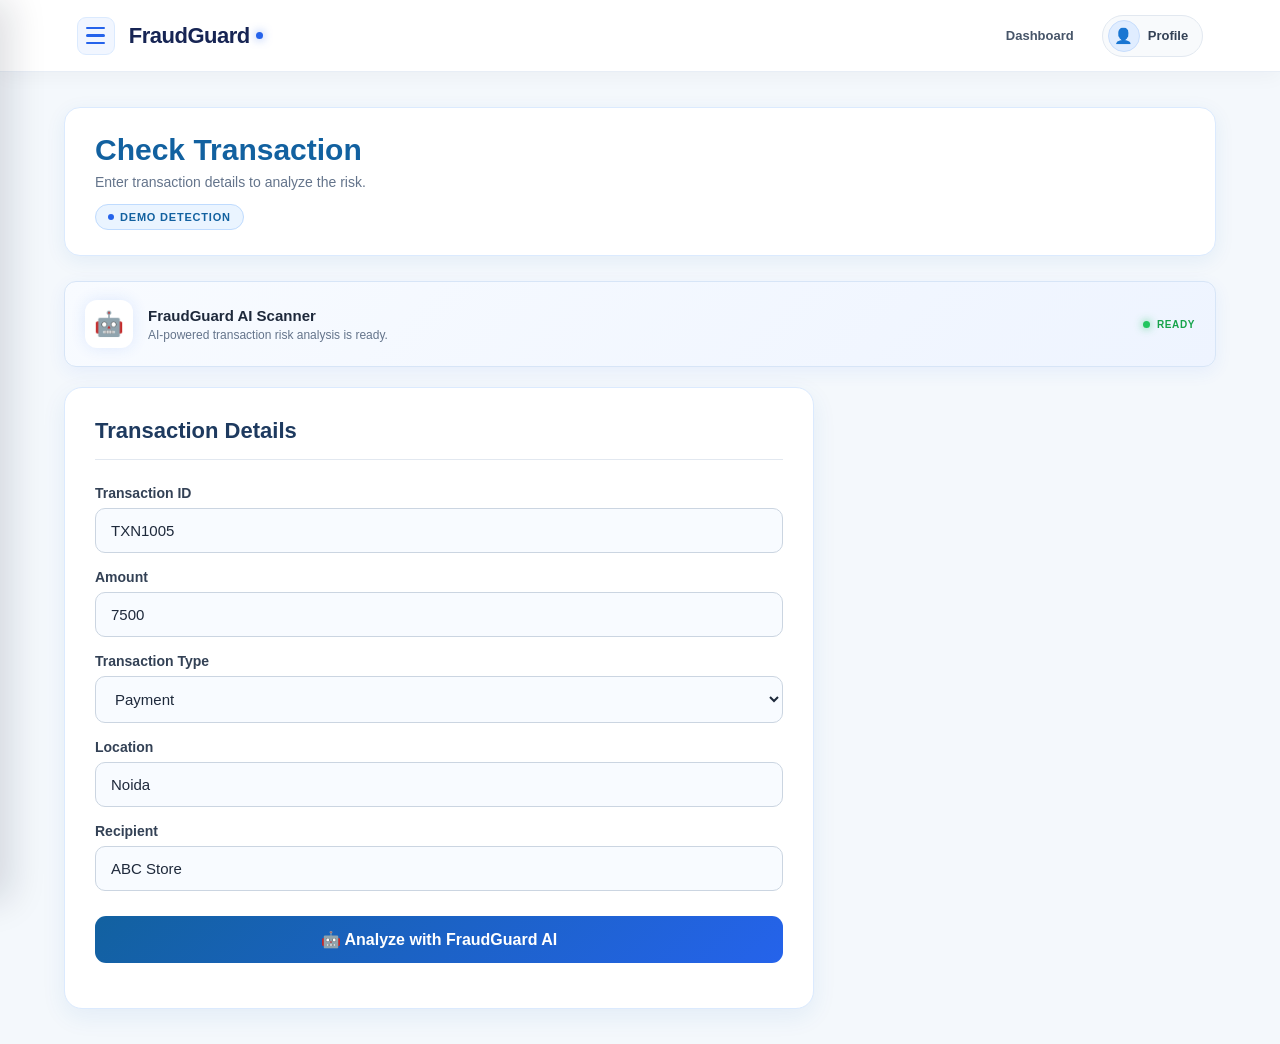
<file: team-frontend/transaction.html>
<!DOCTYPE html>
<html lang="en">

<head>
    <meta charset="UTF-8">
    <meta name="viewport" content="width=device-width, initial-scale=1.0">
    <title>FraudGuard - Check Transaction</title>
    <link rel="stylesheet" href="style.css">
</head>

<body>

    <!-- HEADER -->

    <header>

        <button id="menuButton" class="menu-toggle" type="button" aria-label="Menu">
            <span></span>
            <span></span>
            <span></span>
        </button>

        <div class="logo">FraudGuard</div>

        <nav>
            <a href="user-dashboard.html">Dashboard</a>
        </nav>

        <a href="profile.html" class="profile-link">
            <span class="profile-icon">👤</span>
            <span>Profile</span>
        </a>

    </header>


    <!-- OVERLAY -->

    <div class="sidebar-overlay" id="sidebarOverlay"></div>


    <!-- SIDEBAR -->

    <aside class="sidebar" id="sidebar">

        <div class="sidebar-header">
            <h3>User Menu</h3>
            <button id="closeSidebar" class="sidebar-close" type="button">✕</button>
        </div>

        <a href="user-dashboard.html">🏠 Dashboard</a>
        <a href="transaction.html" class="active">💳 Transaction Details</a>
        <a href="history.html">📋 Transaction History</a>
        <a href="alerts.html">🚨 Suspicious Alerts</a>

    </aside>


    <div class="dashboard-layout">

        <main class="dashboard-content">

            <div class="dashboard-header">
                <h1>Check Transaction</h1>
                <p>Enter transaction details to analyze the risk.</p>

                <span class="demo-badge">DEMO DETECTION</span>
            </div>


            <!-- AI ANALYSIS STATUS -->

            <div class="ai-analysis-banner">

                <div class="ai-analysis-icon">🤖</div>

                <div class="ai-analysis-text">
                    <strong>FraudGuard AI Scanner</strong>
                    <p>AI-powered transaction risk analysis is ready.</p>
                </div>

                <div class="scanner-status">
                    <span></span>
                    READY
                </div>

            </div>


            <!-- TRANSACTION FORM -->

            <section class="content-form">

                <h2>Transaction Details</h2>

                <form id="transactionForm">

                    <label for="transactionId">Transaction ID</label>
                    <input
                        type="text"
                        id="transactionId"
                        value="TXN1005"
                        placeholder="Enter transaction ID"
                        required
                    >

                    <label for="amount">Amount</label>
                    <input
                        type="number"
                        id="amount"
                        value="7500"
                        placeholder="Enter amount"
                        required
                    >

                    <label for="transactionType">Transaction Type</label>
                    <select id="transactionType" required>
                        <option value="Payment">Payment</option>
                        <option value="Transfer">Transfer</option>
                        <option value="Withdrawal">Withdrawal</option>
                    </select>

                    <label for="location">Location</label>
                    <input
                        type="text"
                        id="location"
                        value="Noida"
                        placeholder="Enter location"
                        required
                    >

                    <label for="recipient">Recipient</label>
                    <input
                        type="text"
                        id="recipient"
                        value="ABC Store"
                        placeholder="Enter recipient"
                        required
                    >

                    <button type="submit" class="btn ai-scan-btn">
                        <span>🤖</span>
                        Analyze with FraudGuard AI
                    </button>

                </form>

                <p id="transactionMessage"></p>

            </section>


            <!-- RESULT -->

            <section id="resultCard" class="result-card hidden">

                <div id="resultIcon" class="result-icon">🛡️</div>

                <h2>Transaction Analysis Result</h2>

                <div id="resultStatus" class="result-status safe">
                    SAFE
                </div>

                <p id="resultDescription">
                    This transaction appears to be normal.
                </p>

                <div class="result-details">

                    <p>
                        <strong>Transaction ID:</strong>
                        <span id="resultTransactionId"></span>
                    </p>

                    <p>
                        <strong>Amount:</strong>
                        ₹<span id="resultAmount"></span>
                    </p>

                    <p>
                        <strong>Type:</strong>
                        <span id="resultType"></span>
                    </p>

                    <p>
                        <strong>Location:</strong>
                        <span id="resultLocation"></span>
                    </p>

                    <p>
                        <strong>Recipient:</strong>
                        <span id="resultRecipient"></span>
                    </p>

                    <p>
                        <strong>Risk Level:</strong>
                        <span id="riskLevel"></span>
                    </p>

                    <div class="ai-risk-meter">

                        <div class="risk-meter-header">
                            <span>AI Risk Score</span>
                            <strong id="aiRiskScore">-- / 100</strong>
                        </div>

                        <div class="risk-meter-bar">
                            <div id="aiRiskProgress"></div>
                        </div>

                        <div class="risk-meter-labels">
                            <span>LOW</span>
                            <span>MEDIUM</span>
                            <span>HIGH</span>
                        </div>

                    </div>

                    <div class="ai-explanation">

                        <div class="ai-explanation-title">
                            🤖 AI Analysis
                        </div>

                        <p id="aiExplanation">
                            Waiting for transaction analysis...
                        </p>

                    </div>

                    <p>
                        <strong>Detection:</strong>
                        <span id="detectionType"></span>
                    </p>

                </div>

                <small>
                    Demo result — will be replaced by backend response.
                </small>

            </section>

        </main>

    </div>


    <script src="script.js"></script>

</body>

</html>
</file>
<file: team-frontend/style.css>
/* =========================================================
   FRAUDGUARD — GLOBAL STYLES & BASE
   ========================================================= */

* {
    box-sizing: border-box;
    margin: 0;
    padding: 0;
}

body {
    overflow-x: hidden;
    font-family: -apple-system, BlinkMacSystemFont, "Segoe UI", Roboto, Oxygen, Ubuntu, Cantarell, sans-serif;
    background: #f4f8fc;
    color: #334155;
}

.hidden {
    display: none !important;
}

/* =========================================================
   PREMIUM NAVBAR / HEADER (PERFECT ALIGNMENT & DESIGN)
   ========================================================= */

header {
    height: 72px;
    padding: 0 6%;
    background: rgba(255, 255, 255, 0.98);
    border-bottom: 1px solid #e8eef6;
    display: flex;
    align-items: center;
    position: sticky;
    top: 0;
    z-index: 1000;
    box-shadow: 0 4px 20px rgba(15, 23, 42, 0.04);
    backdrop-filter: blur(12px);
}

/* 1. Logo (Left Side) */
header .logo {
    font-size: 22px;
    font-weight: 800;
    letter-spacing: -0.5px;
    color: #172554;
    display: inline-flex;
    align-items: center;
    text-decoration: none !important;
    user-select: none;
}

header .logo::after {
    content: "";
    display: inline-block;
    width: 7px;
    height: 7px;
    margin-left: 6px;
    border-radius: 50%;
    background: #2563eb;
    box-shadow: 0 0 10px rgba(37, 99, 235, 0.6);
}

/* 2. Navigation Container (Pushed to Right side) */
header nav {
    margin-left: auto; /* Nav ko bilkul right side bhej dega */
    display: flex;
    align-items: center;
    gap: 8px;
}

/* Links inside Nav (Dashboard, Logout, etc.) */
header nav a {
    display: inline-flex;
    align-items: center;
    padding: 8px 16px;
    border-radius: 8px;
    color: #475569;
    font-size: 13px;
    font-weight: 600;
    text-decoration: none !important; /* Underline khatam */
    transition: all 0.25s ease;
}

header nav a:hover {
    color: #2563eb;
    background: #f1f6ff;
    transform: translateY(-1px);
}

header nav a.active {
    color: #2563eb;
    background: #edf4ff;
}

/* Red Hover for Logout Button */
header nav a[href="index.html"]:not(.active):hover {
    color: #dc2626 !important;
    background: #fef2f2 !important;
}

/* Login/Register buttons (for Home page) */
header nav a[href="login.html"] {
    margin-left: 4px;
    color: #334155;
    border: 1px solid #dbe4ef;
    background: white;
}

header nav a[href="login.html"]:hover {
    color: #2563eb;
    border-color: #bcd2f5;
    background: #f8fbff;
}

header nav a[href="register.html"] {
    color: white;
    background: #2563eb;
    padding: 9px 18px;
    box-shadow: 0 4px 14px rgba(37, 99, 235, 0.2);
}

header nav a[href="register.html"]:hover {
    color: white;
    background: #1d4ed8;
    transform: translateY(-1px);
    box-shadow: 0 6px 18px rgba(37, 99, 235, 0.28);
}

/* 3. Profile Link & Icon Badge (Right Side) */
header .profile-link {
    display: inline-flex;
    align-items: center;
    gap: 8px;
    margin-left: 12px;
    padding: 4px 14px 4px 5px;
    border-radius: 30px;
    background: #f8fafc;
    border: 1px solid #e2e8f0;
    color: #334155;
    text-decoration: none !important; /* Underline khatam */
    font-size: 13px;
    font-weight: 600;
    transition: all 0.25s ease;
}

header .profile-link:hover {
    background: #f1f6ff;
    border-color: #bfdbfe;
    color: #2563eb;
    transform: translateY(-1px);
    box-shadow: 0 4px 12px rgba(37, 99, 235, 0.08);
}

header .profile-icon {
    width: 32px;
    height: 32px;
    display: flex;
    align-items: center;
    justify-content: center;
    border-radius: 50%;
    background: #e0edff;
    border: 1px solid #c7ddfc;
    color: #2563eb;
    font-size: 15px;
    transition: all 0.25s ease;
}

header .profile-link:hover .profile-icon {
    background: #2563eb;
    border-color: #2563eb;
    color: white;
}

header .profile-link span:last-child {
    font-size: 13px;
    font-weight: 600;
    text-decoration: none !important;
}

/* =========================================================
   MOBILE RESPONSIVE NAVBAR
   ========================================================= */

@media (max-width: 768px) {
    header {
        height: auto;
        min-height: 64px;
        padding: 10px 16px;
        flex-wrap: wrap;
        gap: 10px;
    }

    header nav {
        gap: 4px;
    }

    header nav a {
        padding: 7px 10px;
        font-size: 12px;
    }

    header .profile-link {
        margin-left: 4px;
        padding: 4px 8px;
    }

    /* Mobile pe text chhup jayega, sirf icon dikhega */
    header .profile-link span:last-child {
        display: none;
    }

    header .profile-icon {
        width: 30px;
        height: 30px;
        font-size: 14px;
    }
}
/* =========================================================
   FRAUDGUARD HOME PAGE & HERO
   ========================================================= */

.hero {
    min-height: 590px;
    padding: 75px 8%;
    display: flex;
    align-items: center;
    justify-content: space-between;
    gap: 70px;
    background:
        radial-gradient(
            circle at 75% 35%,
            rgba(37,99,235,.10),
            transparent 30%
        ),
        linear-gradient(
            135deg,
            #f8fbff,
            #eef5ff
        );
    position: relative;
    overflow: hidden;
}

.hero::before {
    content: "";
    position: absolute;
    inset: 0;
    background-image:
        linear-gradient(
            rgba(37,99,235,.035) 1px,
            transparent 1px
        ),
        linear-gradient(
            90deg,
            rgba(37,99,235,.035) 1px,
            transparent 1px
        );
    background-size: 45px 45px;
    pointer-events: none;
}

.hero-content {
    position: relative;
    z-index: 2;
    max-width: 590px;
}

.hero-badge {
    display: inline-flex;
    align-items: center;
    gap: 8px;
    padding: 8px 12px;
    border: 1px solid #cbdff8;
    border-radius: 20px;
    background: rgba(255,255,255,.7);
    color: #2563eb;
    font-size: 9px;
    font-weight: 700;
    letter-spacing: .8px;
}

.hero-badge span {
    width: 7px;
    height: 7px;
    border-radius: 50%;
    background: #22c55e;
    box-shadow: 0 0 8px rgba(34,197,94,.7);
}

.hero h1 {
    margin-top: 20px;
    color: #172033;
    font-size: 49px;
    line-height: 1.08;
    letter-spacing: -1.5px;
}

.hero h1 span {
    color: #2563eb;
}

.hero-content > p {
    margin-top: 20px;
    max-width: 530px;
    color: #64748b;
    font-size: 14px;
    line-height: 1.8;
}

.buttons {
    display: flex;
    gap: 12px;
    margin-top: 28px;
}

.hero .btn {
    display: inline-flex;
    align-items: center;
    gap: 12px;
    padding: 12px 20px;
    border-radius: 8px;
    background: #2563eb;
    color: white;
    font-size: 12px;
    font-weight: 600;
    text-decoration: none;
    box-shadow: 0 8px 20px rgba(37,99,235,.20);
    transition: .25s ease;
}

.hero .btn:hover {
    transform: translateY(-2px);
    background: #1d4ed8;
}

.hero .btn.secondary {
    background: white;
    color: #2563eb;
    border: 1px solid #cbdff8;
    box-shadow: none;
}

.hero .btn.secondary:hover {
    background: #f8fbff;
}

.hero-trust {
    display: flex;
    align-items: center;
    gap: 20px;
    margin-top: 42px;
}

.hero-trust div:not(.trust-line) {
    display: flex;
    flex-direction: column;
    gap: 3px;
}

.hero-trust strong {
    color: #1e293b;
    font-size: 13px;
}

.hero-trust span {
    color: #94a3b8;
    font-size: 9px;
}

.trust-line {
    width: 1px;
    height: 28px;
    background: #dbe4ef;
}

/* Hero Security Visual Card */
.hero-visual {
    position: relative;
    width: 420px;
    min-width: 420px;
    height: 390px;
    display: flex;
    align-items: center;
    justify-content: center;
    z-index: 2;
}

.security-card {
    width: 350px;
    padding: 22px;
    background: rgba(255,255,255,.88);
    border: 1px solid #dbe6f2;
    border-radius: 18px;
    box-shadow:
        0 25px 60px rgba(37,99,235,.13),
        0 5px 20px rgba(15,23,42,.06);
    backdrop-filter: blur(10px);
    animation: cardFloat 5s ease-in-out infinite;
}

.security-card-top {
    display: flex;
    align-items: center;
    gap: 10px;
}

.security-icon {
    width: 39px;
    height: 39px;
    display: flex;
    align-items: center;
    justify-content: center;
    border-radius: 10px;
    background: #ecfdf5;
    color: #16a34a;
    font-size: 17px;
    font-weight: 700;
}

.security-card-top div:nth-child(2) {
    flex: 1;
}

.security-card-top span {
    display: block;
    color: #94a3b8;
    font-size: 8px;
    letter-spacing: .6px;
}

.security-card-top strong {
    display: block;
    margin-top: 3px;
    color: #334155;
    font-size: 12px;
}

.online-dot {
    width: 8px;
    height: 8px;
    border-radius: 50%;
    background: #22c55e;
    box-shadow: 0 0 8px rgba(34,197,94,.7);
}

.scan-line {
    height: 1px;
    margin: 18px 0;
    background: #eef2f7;
}

.risk-display {
    display: flex;
    align-items: center;
    gap: 18px;
}

.risk-circle {
    width: 105px;
    height: 105px;
    border-radius: 50%;
    display: flex;
    align-items: center;
    justify-content: center;
    background: conic-gradient(
        #22c55e 0deg 43deg,
        #e8f0f7 43deg 360deg
    );
    position: relative;
}

.risk-circle::after {
    content: "";
    position: absolute;
    width: 82px;
    height: 82px;
    border-radius: 50%;
    background: white;
}

.risk-circle div {
    position: relative;
    z-index: 2;
    text-align: center;
}

.risk-circle strong {
    color: #16a34a;
    font-size: 23px;
}

.risk-circle span {
    color: #94a3b8;
    font-size: 9px;
}

.risk-info {
    flex: 1;
}

.risk-info > span {
    color: #94a3b8;
    font-size: 8px;
    letter-spacing: .5px;
}

.risk-info strong {
    display: block;
    margin-top: 6px;
    color: #16a34a;
    font-size: 16px;
}

.risk-info p {
    margin-top: 5px;
    color: #64748b;
    font-size: 9.5px;
    line-height: 1.5;
}

.security-details {
    display: grid;
    grid-template-columns: repeat(3, 1fr);
    gap: 8px;
    margin-top: 20px;
}

.security-details div {
    padding: 10px;
    background: #f8fafc;
    border: 1px solid #eef2f7;
    border-radius: 8px;
}

.security-details span {
    display: block;
    color: #94a3b8;
    font-size: 8px;
}

.security-details strong {
    display: block;
    margin-top: 4px;
    color: #334155;
    font-size: 13px;
}

.analysis-status {
    display: flex;
    align-items: center;
    gap: 7px;
    margin-top: 15px;
    color: #64748b;
    font-size: 9px;
}

.analysis-status > span:last-child {
    margin-left: auto;
    letter-spacing: 2px;
    color: #cbd5e1;
}

.status-pulse {
    width: 6px;
    height: 6px;
    border-radius: 50%;
    background: #22c55e;
}

/* Floating Elements */
.floating-alert {
    position: absolute;
    right: 0;
    top: 45px;
    display: flex;
    align-items: center;
    gap: 9px;
    padding: 10px 13px;
    background: white;
    border: 1px solid #e2e8f0;
    border-radius: 10px;
    box-shadow: 0 10px 30px rgba(15,23,42,.10);
    animation: alertFloat 4s ease-in-out infinite;
}

.floating-alert-icon {
    width: 27px;
    height: 27px;
    border-radius: 7px;
    display: flex;
    align-items: center;
    justify-content: center;
    background: #fff7ed;
    color: #ea580c;
    font-size: 12px;
    font-weight: 700;
}

.floating-alert strong {
    display: block;
    color: #334155;
    font-size: 9px;
}

.floating-alert span {
    display: block;
    margin-top: 2px;
    color: #94a3b8;
    font-size: 8px;
}

.floating-shield {
    position: absolute;
    left: 5px;
    bottom: 35px;
    width: 48px;
    height: 48px;
    display: flex;
    align-items: center;
    justify-content: center;
    background: white;
    border: 1px solid #dbe6f2;
    border-radius: 13px;
    color: #2563eb;
    font-size: 22px;
    box-shadow: 0 10px 25px rgba(37,99,235,.10);
    animation: alertFloat 4s ease-in-out infinite reverse;
}

@keyframes cardFloat {
    0%, 100% { transform: translateY(0); }
    50% { transform: translateY(-7px); }
}

@keyframes alertFloat {
    0%, 100% { transform: translateY(0); }
    50% { transform: translateY(-5px); }
}

/* =========================================================
   FEATURES SECTION
   ========================================================= */

.features-section {
    padding: 75px 8%;
    background: #ffffff;
}

.section-heading {
    text-align: center;
    max-width: 650px;
    margin: 0 auto 40px;
}

.section-heading > span {
    color: #2563eb;
    font-size: 9px;
    font-weight: 700;
    letter-spacing: 1px;
}

.section-heading h2 {
    margin-top: 9px;
    color: #1e293b;
    font-size: 27px;
}

.section-heading p {
    margin-top: 9px;
    color: #64748b;
    font-size: 11px;
    line-height: 1.6;
}

.features {
    display: grid;
    grid-template-columns: repeat(4, 1fr);
    gap: 17px;
}

.feature-card {
    position: relative;
    padding: 23px;
    min-height: 210px;
    background: #fbfdff;
    border: 1px solid #e2e8f0;
    border-radius: 13px;
    transition: .25s ease;
    overflow: hidden;
}

.feature-card:hover {
    transform: translateY(-5px);
    border-color: #bfdbfe;
    box-shadow: 0 12px 30px rgba(37,99,235,.09);
}

.feature-number {
    position: absolute;
    right: 17px;
    top: 14px;
    color: #e2e8f0;
    font-size: 25px;
    font-weight: 700;
}

.feature-icon {
    width: 42px;
    height: 42px;
    display: flex;
    align-items: center;
    justify-content: center;
    margin-bottom: 18px;
    background: #eef4ff;
    border-radius: 10px;
    color: #2563eb;
    font-size: 20px;
}

.feature-card h2 {
    color: #334155;
    font-size: 14px;
}

.feature-card p {
    margin-top: 8px;
    color: #64748b;
    font-size: 10.5px;
    line-height: 1.6;
}

.feature-card a {
    display: inline-flex;
    align-items: center;
    gap: 8px;
    margin-top: 17px;
    color: #2563eb;
    font-size: 9.5px;
    font-weight: 600;
    text-decoration: none;
}

.feature-card a span {
    font-size: 13px;
    transition: transform 0.2s ease;
}

.feature-card:hover a span {
    transform: translateX(4px);
}

/* Security Strip */
.security-strip {
    margin: 0 8% 60px;
    padding: 18px 22px;
    display: flex;
    align-items: center;
    justify-content: space-between;
    gap: 25px;
    background: #f8fbff;
    border: 1px solid #dbe7f3;
    border-radius: 12px;
}

.security-strip > div:first-child {
    display: flex;
    align-items: center;
    gap: 12px;
}

.security-strip-icon {
    width: 36px;
    height: 36px;
    display: flex;
    align-items: center;
    justify-content: center;
    border-radius: 9px;
    background: #ecfdf5;
    color: #16a34a;
    font-weight: 700;
}

.security-strip strong {
    display: block;
    color: #334155;
    font-size: 11px;
}

.security-strip p {
    margin-top: 3px;
    color: #64748b;
    font-size: 9px;
}

.security-tags {
    display: flex;
    gap: 8px;
    flex-wrap: wrap;
}

.security-tags span {
    padding: 6px 8px;
    border-radius: 5px;
    background: white;
    border: 1px solid #e2e8f0;
    color: #64748b;
    font-size: 7.5px;
    font-weight: 600;
}

/* =========================================================
   FRAUDGUARD LOGIN PAGE
   ========================================================= */

.login-section {
    min-height: calc(100vh - 75px);
    background: linear-gradient(135deg, #eef6ff, #ffffff);
    display: flex;
    flex-direction: column;
    align-items: center;
    padding: 45px 20px 60px;
    box-sizing: border-box;
}

.login-section > h1 {
    margin: 10px 0 5px;
    font-size: 38px;
    color: #1261a0;
    letter-spacing: 1px;
}

.login-subtitle {
    margin: 0 0 25px;
    color: #64748b;
    font-size: 16px;
}

.login-tabs {
    display: flex;
    width: 430px;
    max-width: 100%;
    gap: 10px;
    margin-bottom: 18px;
}

.tab-btn {
    flex: 1;
    padding: 14px 20px;
    border: 2px solid #bfdbfe;
    border-radius: 12px;
    background: white;
    color: #1261a0;
    font-size: 16px;
    font-weight: 600;
    cursor: pointer;
    transition: all 0.3s ease;
}

.tab-btn:hover {
    background: #eaf4ff;
    border-color: #60a5fa;
    transform: translateY(-3px);
    box-shadow: 0 8px 18px rgba(37, 99, 235, 0.12);
}

.tab-btn.active {
    background: #1261a0;
    color: white;
    border-color: #1261a0;
    box-shadow: 0 8px 20px rgba(18, 97, 160, 0.25);
}

.login-box {
    width: 430px;
    max-width: 100%;
    background: white;
    padding: 35px;
    border-radius: 22px;
    border: 1px solid #dbeafe;
    box-shadow: 0 15px 45px rgba(30, 100, 180, 0.15);
    text-align: center;
    position: relative;
    overflow: hidden;
}

.login-box::before {
    content: "";
    position: absolute;
    top: 0;
    left: 0;
    width: 100%;
    height: 5px;
    background: linear-gradient(90deg, #1261a0, #3b82f6, #60a5fa);
}

.login-icon {
    width: 75px;
    height: 75px;
    margin: 5px auto 15px;
    border-radius: 50%;
    background: #eaf4ff;
    display: flex;
    align-items: center;
    justify-content: center;
    font-size: 38px;
    border: 2px solid #bfdbfe;
    transition: all 0.3s ease;
}

.login-icon:hover {
    transform: scale(1.1) rotate(5deg);
    box-shadow: 0 10px 25px rgba(37, 99, 235, 0.2);
}

.login-box h2 {
    margin: 5px 0 8px;
    color: #1e3a5f;
    font-size: 25px;
}

.login-description {
    color: #64748b;
    font-size: 14px;
    margin-bottom: 25px;
}

#userLoginForm,
#adminLoginForm {
    text-align: left;
    width: 100%;
}

#userLoginForm label,
#adminLoginForm label {
    display: block;
    margin: 14px 0 7px;
    color: #334155;
    font-size: 14px;
    font-weight: 600;
}

#userLoginForm input,
#adminLoginForm input {
    width: 100%;
    padding: 14px 15px;
    border: 1.5px solid #cbd5e1;
    border-radius: 10px;
    outline: none;
    font-size: 15px;
    background: #f8fbff;
    color: #1e293b;
    transition: all 0.3s ease;
}

#userLoginForm input:hover,
#adminLoginForm input:hover {
    border-color: #60a5fa;
}

#userLoginForm input:focus,
#adminLoginForm input:focus {
    background: white;
    border-color: #1261a0;
    box-shadow: 0 0 0 4px rgba(37, 99, 235, 0.12);
}

.submit-btn {
    width: 100%;
    margin-top: 22px;
    padding: 14px;
    border: none;
    border-radius: 11px;
    background: linear-gradient(135deg, #1261a0, #2563eb);
    color: white;
    font-size: 16px;
    font-weight: 700;
    cursor: pointer;
    transition: all 0.3s ease;
}

.submit-btn:hover {
    transform: translateY(-3px);
    box-shadow: 0 10px 25px rgba(37, 99, 235, 0.3);
    background: linear-gradient(135deg, #0d4f85, #1d4ed8);
}

.submit-btn:active {
    transform: translateY(0);
}

#userMessage,
#adminMessage {
    text-align: center;
    min-height: 20px;
    margin: 12px 0 0;
    color: #dc2626;
    font-size: 14px;
}

.register-text {
    margin-top: 22px;
    color: #64748b;
    font-size: 14px;
}

.register-text a {
    color: #1261a0;
    font-weight: 700;
    text-decoration: none;
    transition: 0.3s;
}

.register-text a:hover {
    color: #2563eb;
    text-decoration: underline;
}

.login-box::after {
    content: "🔒 SECURE AI FRAUD DETECTION";
    display: block;
    margin-top: 25px;
    padding-top: 15px;
    border-top: 1px solid #e2e8f0;
    color: #94a3b8;
    font-size: 11px;
    letter-spacing: 1.5px;
}

/* =========================================================
   REGISTER PAGE
   ========================================================= */

body:has(#registerForm) {
    background:
        radial-gradient(
            circle at 5% 10%,
            #dbeafe 0,
            transparent 25%
        ),
        radial-gradient(
            circle at 95% 90%,
            #bfdbfe 0,
            transparent 25%
        ),
        #f4f8ff;
}

.form-container {
    width: 100%;
    max-width: 510px;
    margin: 55px auto;
    padding: 42px;
    background: rgba(255,255,255,0.98);
    border: 1px solid #dbe7f5;
    border-radius: 22px;
    box-shadow: 0 25px 65px rgba(37,99,235,0.13);
    position: relative;
    overflow: hidden;
    transition: all 0.3s ease;
}

.form-container::before {
    content: "";
    position: absolute;
    left: 0;
    top: 0;
    width: 100%;
    height: 5px;
    background: linear-gradient(90deg, #1d4ed8, #3b82f6, #60a5fa);
}

.form-container:hover {
    transform: translateY(-5px);
    box-shadow: 0 30px 75px rgba(37,99,235,0.18);
}

.form-container h1 {
    color: #172554;
    font-size: 30px;
    margin-bottom: 8px;
    text-align: center;
}

.form-container > p {
    color: #64748b;
    font-size: 14px;
    text-align: center;
    margin-bottom: 28px;
}

#registerForm {
    display: flex;
    flex-direction: column;
}

#registerForm label {
    color: #334155;
    font-size: 13px;
    font-weight: 700;
    margin-bottom: 7px;
}

#registerForm input {
    width: 100%;
    height: 48px;
    padding: 0 15px;
    margin-bottom: 18px;
    border: 1px solid #d6e1ef;
    border-radius: 10px;
    background: white;
    color: #1e293b;
    outline: none;
    transition: all 0.3s ease;
}

#registerForm input:hover {
    border-color: #93c5fd;
    background: #fbfdff;
}

#registerForm input:focus {
    border-color: #2563eb;
    transform: translateY(-1px);
    box-shadow:
        0 0 0 4px rgba(37,99,235,0.10),
        0 7px 18px rgba(37,99,235,0.07);
}

#registerForm input::placeholder {
    color: #94a3b8;
}

#registerForm button {
    width: 100%;
    height: 48px;
    margin-top: 5px;
    border: none;
    border-radius: 10px;
    background: linear-gradient(135deg, #2563eb, #1d4ed8);
    color: white;
    font-size: 14px;
    font-weight: 700;
    cursor: pointer;
    transition: all 0.3s ease;
}

#registerForm button:hover {
    transform: translateY(-3px);
    box-shadow: 0 12px 28px rgba(37,99,235,0.30);
}

#registerMessage {
    margin-top: 13px;
    text-align: center;
    color: #2563eb;
    font-size: 13px;
}

/* =========================================================
   DASHBOARD & PAGE LAYOUT + UNIFIED SIDEBAR
   ========================================================= */

.dashboard-layout,
.page-layout {
    display: flex;
    min-height: calc(100vh - 74px);
    background: #f4f8fc;
}

.sidebar {
    width: 240px;
    min-height: calc(100vh - 74px);
    background: #ffffff;
    border-right: 1px solid #dbeafe;
    padding: 25px 15px;
    flex-shrink: 0;
}

.sidebar h3 {
    margin: 5px 10px 18px;
    font-size: 16px;
    color: #1e293b;
    font-weight: 700;
    text-transform: uppercase;
    letter-spacing: 0.8px;
}

/* Sidebar navigation links */
.sidebar a {
    display: block;
    width: 100%;
    padding: 13px 15px;
    margin-bottom: 8px;
    border-radius: 9px;
    background: transparent;
    color: #475569;
    text-decoration: none;
    font-size: 14px;
    font-weight: 600;
    transition: all 0.25s ease;
}

.sidebar a:hover {
    background: #eaf2ff;
    color: #2563eb;
    transform: translateX(4px);
}

.sidebar a.active {
    background: #2563eb;
    color: white;
    box-shadow: 0 4px 15px rgba(37, 99, 235, 0.25);
}

.sidebar a:focus {
    outline: none;
}
/* =========================================================
   3-LINE HAMBURGER BUTTON (☰)
   ========================================================= */

.menu-toggle {
    display: inline-flex;
    flex-direction: column;
    justify-content: center;
    align-items: center;
    gap: 5px;
    width: 38px;
    height: 38px;
    margin-right: 14px;
    background: #f1f6ff;
    border: 1px solid #dbeafe;
    border-radius: 9px;
    cursor: pointer;
    padding: 0;
    transition: all 0.25s ease;
    flex-shrink: 0;
}

/* 3 Lines inside button */
.menu-toggle span {
    display: block;
    width: 19px;
    height: 2.2px;
    background: #2563eb;
    border-radius: 4px;
    transition: all 0.3s ease;
}

.menu-toggle:hover {
    background: #2563eb;
    border-color: #2563eb;
    transform: scale(1.05);
}

.menu-toggle:hover span {
    background: #ffffff;
}

/* Animate 3-lines into 'X' when open */
.menu-toggle.active span:nth-child(1) {
    transform: translateY(7px) rotate(45deg);
    background: #2563eb;
}

.menu-toggle.active span:nth-child(2) {
    opacity: 0;
    transform: scaleX(0);
}

.menu-toggle.active span:nth-child(3) {
    transform: translateY(-7px) rotate(-45deg);
    background: #2563eb;
}

.menu-toggle.active:hover span {
    background: #ffffff;
}

/* =========================================================
   OFF-CANVAS SLIDE-IN SIDEBAR (DRAWER MENU)
   ========================================================= */

/* Dark Blur Backdrop Overlay */
.sidebar-overlay {
    position: fixed;
    inset: 0;
    background: rgba(15, 23, 42, 0.45);
    backdrop-filter: blur(4px);
    z-index: 99998;
    opacity: 0;
    visibility: hidden;
    transition: all 0.3s ease;
}

.sidebar-overlay.active {
    opacity: 1;
    visibility: visible;
}

/* Slide-in Sidebar */
.sidebar {
    position: fixed !important;
    top: 0 !important;
    left: 0 !important;
    width: 270px !important;
    height: 100vh !important;
    background: #ffffff !important;
    border-right: 1px solid #dbeafe !important;
    box-shadow: 10px 0 35px rgba(15, 23, 42, 0.14) !important;
    padding: 22px 16px !important;
    z-index: 99999 !important;
    display: flex !important;
    flex-direction: column !important;
    transform: translateX(-100%) !important; /* Default: Chhupa hua */
    transition: transform 0.35s cubic-bezier(0.4, 0, 0.2, 1) !important;
    overflow-y: auto !important;
}

/* Jab active ho toh slide hokar bahar aayega */
.sidebar.active {
    transform: translateX(0) !important;
}

/* Sidebar Top Header (Title + Close Button) */
.sidebar-header {
    display: flex;
    align-items: center;
    justify-content: space-between;
    margin-bottom: 20px;
    padding-bottom: 12px;
    border-bottom: 1px solid #eef2f6;
}

.sidebar h3 {
    margin: 0 !important;
    font-size: 15px !important;
    color: #1e293b !important;
    font-weight: 800 !important;
    text-transform: uppercase !important;
    letter-spacing: 0.8px !important;
}

/* Close 'X' Button */
.sidebar-close {
    width: 30px;
    height: 30px;
    display: flex;
    align-items: center;
    justify-content: center;
    border: none;
    border-radius: 8px;
    background: #f1f5f9;
    color: #64748b;
    font-size: 16px;
    font-weight: bold;
    cursor: pointer;
    transition: all 0.2s ease;
}

.sidebar-close:hover {
    background: #fee2e2;
    color: #dc2626;
}

/* Full Width for Main Page Content */
.dashboard-layout,
.page-layout {
    display: block !important;
    width: 100% !important;
}

.dashboard-content,
.page-content {
    width: 100% !important;
    max-width: 1400px !important;
    margin: 0 auto !important;
    padding: 35px 5% !important;
}

/* Dashboard & Page Main Content Area */
.dashboard-content,
.page-content {
    flex: 1;
    min-width: 0;
    padding: 35px;
    max-width: 1250px;
}

.dashboard-header {
    background: white;
    padding: 25px 30px;
    border-radius: 16px;
    border: 1px solid #dbeafe;
    box-shadow: 0 5px 20px rgba(30, 100, 180, 0.08);
    margin-bottom: 25px;
}

.dashboard-header h1,
.page-content h1 {
    color: #1261a0;
    font-size: 30px;
    margin-bottom: 7px;
}

.dashboard-header p,
.page-content > p {
    color: #64748b;
    font-size: 14px;
}

/* Demo Badge */
.demo-badge {
    display: inline-flex;
    align-items: center;
    margin-top: 14px;
    padding: 6px 12px;
    background: #eaf4ff;
    color: #1261a0;
    border: 1px solid #bfdbfe;
    border-radius: 20px;
    font-size: 11px;
    font-weight: 700;
    letter-spacing: 0.8px;
}

.demo-badge::before {
    content: "";
    display: inline-block;
    width: 6px;
    height: 6px;
    margin-right: 6px;
    border-radius: 50%;
    background: #2563eb;
    animation: pulse 1.5s infinite;
}

@keyframes pulse {
    0% { box-shadow: 0 0 0 0 rgba(37,99,235,0.4); }
    70% { box-shadow: 0 0 0 7px rgba(37,99,235,0); }
    100% { box-shadow: 0 0 0 0 rgba(37,99,235,0); }
}

/* =========================================================
   STAT CARDS & QUICK ACTIONS
   ========================================================= */

.stats-grid {
    display: grid;
    grid-template-columns: repeat(4, 1fr);
    gap: 20px;
    margin-bottom: 35px;
}

.stat-card {
    background: white;
    padding: 24px;
    border-radius: 15px;
    border: 1px solid #dbe7f5;
    box-shadow: 0 6px 20px rgba(37,99,235,0.06);
    position: relative;
    overflow: hidden;
    transition: all 0.25s ease;
}

.stat-card:hover {
    transform: translateY(-5px);
    border-color: #93c5fd;
    box-shadow: 0 16px 32px rgba(37,99,235,0.13);
}

.stat-card h3 {
    color: #64748b;
    font-size: 13px;
    margin-bottom: 12px;
}

.stat-value {
    color: #2563eb;
    font-size: 32px;
    font-weight: 800;
    transition: transform 0.2s ease;
}

.stat-card:hover .stat-value {
    transform: scale(1.05);
}

.stat-card p {
    color: #94a3b8;
    font-size: 12px;
    margin-top: 5px;
}

/* Quick Actions */
.quick-actions {
    margin-top: 35px;
}

.quick-actions h2 {
    color: #1e293b;
    font-size: 21px;
    margin-bottom: 17px;
}

.action-grid {
    display: grid;
    grid-template-columns: repeat(3, 1fr);
    gap: 18px;
}

.action-card {
    display: block;
    background: white;
    padding: 24px;
    border-radius: 14px;
    border: 1px solid #dbe7f5;
    box-shadow: 0 6px 20px rgba(37,99,235,0.05);
    text-decoration: none;
    transition: all 0.25s ease;
}

.action-card:hover {
    transform: translateY(-5px);
    border-color: #93c5fd;
    box-shadow: 0 16px 32px rgba(37,99,235,0.13);
}

.action-card span {
    display: flex;
    align-items: center;
    justify-content: center;
    width: 48px;
    height: 48px;
    background: #eff6ff;
    border-radius: 12px;
    font-size: 23px;
    margin-bottom: 15px;
    transition: all 0.25s ease;
}

.action-card:hover span {
    transform: rotate(-6deg) scale(1.1);
    background: #dbeafe;
}

.action-card h3 {
    color: #1e293b;
    font-size: 16px;
    margin-bottom: 7px;
}

.action-card:hover h3 {
    color: #2563eb;
}

.action-card p {
    color: #64748b;
    font-size: 13px;
    line-height: 1.5;
}

/* =========================================================
   TABLES & STATUS BADGES
   ========================================================= */

.table-container,
.history-table {
    width: 100%;
    overflow-x: auto;
    background: white;
    border-radius: 16px;
    border: 1px solid #dbe7f5;
    box-shadow: 0 6px 20px rgba(37,99,235,0.05);
}

table {
    width: 100%;
    min-width: 700px;
    border-collapse: collapse;
}

th {
    background: #eff6ff;
    color: #475569;
    text-align: left;
    padding: 15px 18px;
    font-size: 12px;
    font-weight: 800;
    text-transform: uppercase;
}

td {
    padding: 15px 18px;
    border-top: 1px solid #e8eef7;
    color: #475569;
    font-size: 14px;
}

tbody tr {
    transition: background 0.2s ease;
}

tbody tr:hover {
    background: #f8fbff;
}

td:first-child {
    color: #2563eb;
    font-weight: 700;
}

/* Badges */
.status {
    display: inline-block;
    padding: 6px 12px;
    border-radius: 20px;
    font-size: 11px;
    font-weight: 800;
    transition: transform 0.2s ease;
}

.status:hover {
    transform: scale(1.05);
}

.status.safe {
    background: #dcfce7;
    color: #15803d;
}

.status.suspicious {
    background: #fef3c7;
    color: #a16207;
}

.status.fraud,
.status.high-risk {
    background: #fee2e2;
    color: #dc2626;
}

/* =========================================================
   TRANSACTION FORM & SCANNER (TRANSACTION.HTML)
   ========================================================= */

.ai-analysis-banner {
    display: flex;
    align-items: center;
    gap: 15px;
    margin: 20px 0;
    padding: 18px 20px;
    background: linear-gradient(135deg, #f8fbff, #eef4ff);
    border: 1px solid #d7e5f7;
    border-radius: 12px;
    box-shadow: 0 5px 18px rgba(37, 99, 235, 0.07);
}

.ai-analysis-icon {
    width: 48px;
    height: 48px;
    display: flex;
    align-items: center;
    justify-content: center;
    background: white;
    border-radius: 12px;
    font-size: 24px;
    box-shadow: 0 0 15px rgba(37, 99, 235, 0.12);
    animation: aiGlow 2s infinite;
}

.ai-analysis-text {
    flex: 1;
}

.ai-analysis-text strong {
    display: block;
    color: #1e293b;
    font-size: 15px;
}

.ai-analysis-text p {
    margin-top: 4px;
    color: #64748b;
    font-size: 12px;
}

.scanner-status {
    display: flex;
    align-items: center;
    gap: 7px;
    color: #16a34a;
    font-size: 10px;
    font-weight: 700;
    letter-spacing: 0.6px;
}

.scanner-status span {
    width: 7px;
    height: 7px;
    background: #22c55e;
    border-radius: 50%;
    box-shadow: 0 0 8px rgba(34, 197, 94, 0.8);
    animation: statusBlink 1.5s infinite;
}

.content-form {
    background: white;
    max-width: 750px;
    padding: 30px;
    border-radius: 18px;
    border: 1px solid #dbeafe;
    box-shadow: 0 8px 25px rgba(30, 100, 180, 0.08);
}

.content-form h2 {
    margin: 0 0 25px;
    color: #1e3a5f;
    font-size: 22px;
    border-bottom: 1px solid #e2e8f0;
    padding-bottom: 15px;
}

.content-form label {
    display: block;
    margin: 16px 0 7px;
    color: #334155;
    font-size: 14px;
    font-weight: 600;
}

.content-form input,
.content-form select {
    width: 100%;
    padding: 13px 15px;
    border: 1.5px solid #cbd5e1;
    border-radius: 10px;
    background: #f8fbff;
    color: #1e293b;
    font-size: 15px;
    outline: none;
    transition: all 0.3s ease;
}

.content-form input:hover,
.content-form select:hover {
    border-color: #60a5fa;
}

.content-form input:focus,
.content-form select:focus {
    background: white;
    border-color: #1261a0;
    box-shadow: 0 0 0 4px rgba(37, 99, 235, 0.10);
}

.content-form .btn {
    width: 100%;
    margin-top: 25px;
    padding: 14px;
    border: none;
    border-radius: 11px;
    background: linear-gradient(135deg, #1261a0, #2563eb);
    color: white;
    font-size: 16px;
    font-weight: 700;
    cursor: pointer;
    transition: all 0.3s ease;
}

.content-form .btn:hover {
    transform: translateY(-3px);
    box-shadow: 0 10px 25px rgba(37, 99, 235, 0.3);
}

/* Result Card */
.result-card {
    max-width: 750px;
    margin-top: 25px;
    padding: 30px;
    background: white;
    border-radius: 18px;
    border: 1px solid #dbeafe;
    box-shadow: 0 8px 25px rgba(30, 100, 180, 0.08);
    text-align: center;
    animation: resultAppear 0.4s ease;
}

@keyframes resultAppear {
    from {
        opacity: 0;
        transform: translateY(15px);
    }
    to {
        opacity: 1;
        transform: translateY(0);
    }
}

.result-icon {
    width: 75px;
    height: 75px;
    margin: 0 auto 15px;
    border-radius: 50%;
    background: #eaf4ff;
    display: flex;
    align-items: center;
    justify-content: center;
    font-size: 38px;
}

.result-card h2 {
    color: #1e3a5f;
    margin: 10px 0 15px;
}

.result-status {
    display: inline-block;
    padding: 8px 20px;
    border-radius: 20px;
    font-weight: 800;
    font-size: 13px;
    letter-spacing: 1px;
}

.result-status.safe {
    background: #dcfce7;
    color: #15803d;
}

.result-status.suspicious {
    background: #fef3c7;
    color: #b45309;
}

.result-status.high-risk {
    background: #fee2e2;
    color: #dc2626;
}

#resultDescription {
    color: #64748b;
    margin: 18px auto;
    max-width: 600px;
    line-height: 1.6;
}

.result-details {
    margin-top: 20px;
    padding: 20px;
    background: #f8fbff;
    border: 1px solid #e2e8f0;
    border-radius: 12px;
    text-align: left;
}

.result-details p {
    margin: 11px 0;
    padding-bottom: 10px;
    border-bottom: 1px solid #e2e8f0;
    color: #475569;
}

.result-details p:last-child {
    border-bottom: none;
    margin-bottom: 0;
}

.result-details strong {
    color: #1e3a5f;
}

.result-details span {
    color: #1261a0;
    font-weight: 600;
}

.result-card small {
    display: block;
    margin-top: 18px;
    color: #94a3b8;
}

#transactionMessage {
    color: #dc2626;
    text-align: center;
    margin-top: 15px;
}

/* Risk Meter & AI Explanation */
.ai-risk-meter {
    margin-top: 25px;
    padding: 18px;
    background: #f8fafc;
    border: 1px solid #e2e8f0;
    border-radius: 10px;
}

.risk-meter-header {
    display: flex;
    justify-content: space-between;
    align-items: center;
    margin-bottom: 10px;
}

.risk-meter-header strong {
    color: #dc2626;
    font-size: 20px;
}

.risk-meter-bar {
    width: 100%;
    height: 9px;
    background: #e2e8f0;
    border-radius: 20px;
    overflow: hidden;
}

#aiRiskProgress {
    width: 0%;
    height: 100%;
    background: linear-gradient(90deg, #22c55e, #f59e0b, #ef4444);
    border-radius: 20px;
    transition: width 1s ease;
}

.risk-meter-labels {
    display: flex;
    justify-content: space-between;
    margin-top: 6px;
    color: #94a3b8;
    font-size: 9px;
    font-weight: 600;
}

.ai-explanation {
    margin-top: 15px;
    padding: 16px;
    background: #f8fbff;
    border-left: 4px solid #2563eb;
    border-radius: 7px;
}

.ai-explanation-title {
    margin-bottom: 7px;
    color: #1e293b;
    font-size: 13px;
    font-weight: 700;
}

.ai-explanation p {
    color: #64748b;
    font-size: 12px;
    line-height: 1.6;
}

@keyframes aiGlow {
    0%, 100% { box-shadow: 0 0 8px rgba(37, 99, 235, 0.08); }
    50% { box-shadow: 0 0 22px rgba(37, 99, 235, 0.20); }
}

@keyframes statusBlink {
    0%, 100% { opacity: 1; }
    50% { opacity: 0.3; }
}

/* =========================================================
   USER DASHBOARD SECURITY STATUS & ACTIVITY
   ========================================================= */

.security-status {
    margin: 25px 0;
    padding: 22px 25px;
    background: #ffffff;
    border: 1px solid #dbe4f0;
    border-radius: 12px;
    display: flex;
    justify-content: space-between;
    align-items: center;
    box-shadow: 0 4px 12px rgba(15, 23, 42, 0.05);
}

.security-info {
    display: flex;
    align-items: center;
    gap: 15px;
}

.security-info .security-icon {
    width: 48px;
    height: 48px;
    background: #eaf2ff;
    border-radius: 10px;
    font-size: 24px;
}

.security-info h3 {
    margin-bottom: 5px;
    color: #1e293b;
}

.security-info p {
    color: #64748b;
    font-size: 14px;
}

.security-score {
    width: 220px;
}

.security-score span {
    display: block;
    color: #64748b;
    font-size: 13px;
    margin-bottom: 3px;
}

.security-score strong {
    display: block;
    font-size: 25px;
    color: #2563eb;
    margin-bottom: 7px;
}

.score-bar {
    width: 100%;
    height: 7px;
    background: #e2e8f0;
    border-radius: 10px;
    overflow: hidden;
}

.score-progress {
    width: 82%;
    height: 100%;
    background: #2563eb;
    border-radius: 10px;
}

.risk {
    display: inline-block;
    padding: 5px 9px;
    border-radius: 6px;
    font-size: 12px;
    font-weight: 600;
}

.risk.low { background: #dcfce7; color: #15803d; }
.risk.high { background: #fee2e2; color: #dc2626; }

.dashboard-two-column {
    display: grid;
    grid-template-columns: 1fr 1fr;
    gap: 20px;
    margin-top: 25px;
}

.activity-card,
.analysis-card {
    background: #ffffff;
    border: 1px solid #dbe4f0;
    border-radius: 12px;
    padding: 22px;
    box-shadow: 0 4px 12px rgba(15, 23, 42, 0.05);
    transition: all 0.25s ease;
}

.activity-card:hover,
.analysis-card:hover {
    transform: translateY(-3px);
    border-color: #bfdbfe;
    box-shadow: 0 8px 25px rgba(37, 99, 235, 0.10);
}

.activity-card h2,
.analysis-card h2 {
    margin-bottom: 20px;
    color: #1e293b;
    font-size: 20px;
}

.activity-item {
    display: flex;
    align-items: flex-start;
    gap: 12px;
    padding: 13px 0;
    border-bottom: 1px solid #edf2f7;
}

.activity-item:last-child {
    border-bottom: none;
}

.activity-icon {
    min-width: 28px;
    height: 28px;
    display: flex;
    align-items: center;
    justify-content: center;
    border-radius: 50%;
    font-weight: bold;
}

.safe-icon { background: #dcfce7; color: #15803d; }
.warning-icon { background: #fef3c7; color: #d97706; }

.ai-system-status {
    margin: 20px 0;
    padding: 15px 20px;
    background: linear-gradient(135deg, #f8fbff, #eef6ff);
    border: 1px solid #d5e5f7;
    border-radius: 12px;
    display: flex;
    align-items: center;
    justify-content: space-between;
    box-shadow: 0 4px 15px rgba(37, 99, 235, 0.06);
}

.ai-status-left {
    display: flex;
    align-items: center;
    gap: 12px;
}

.ai-pulse {
    width: 42px;
    height: 42px;
    display: flex;
    align-items: center;
    justify-content: center;
    background: #ffffff;
    border-radius: 10px;
    font-size: 21px;
    box-shadow: 0 0 0 4px rgba(37, 99, 235, 0.05), 0 0 18px rgba(37, 99, 235, 0.12);
    animation: robotPulse 2s infinite;
}

.ai-status-online {
    display: flex;
    align-items: center;
    gap: 7px;
    font-size: 11px;
    font-weight: 700;
    color: #16a34a;
}

.ai-status-online span {
    width: 7px;
    height: 7px;
    border-radius: 50%;
    background: #22c55e;
    box-shadow: 0 0 8px rgba(34, 197, 94, 0.8);
    animation: onlinePulse 1.5s infinite;
}

@keyframes robotPulse {
    0%, 100% { box-shadow: 0 0 0 4px rgba(37, 99, 235, 0.05), 0 0 10px rgba(37, 99, 235, 0.08); }
    50% { box-shadow: 0 0 0 7px rgba(37, 99, 235, 0.08), 0 0 22px rgba(37, 99, 235, 0.18); }
}

@keyframes onlinePulse {
    0%, 100% { opacity: 1; }
    50% { opacity: 0.35; }
}

/* =========================================================
   TRANSACTION HISTORY AI UI (HISTORY.HTML)
   ========================================================= */

.history-header {
    display: flex;
    justify-content: space-between;
    align-items: flex-start;
    gap: 20px;
}

.history-ai-banner {
    display: flex;
    align-items: center;
    gap: 15px;
    margin: 25px 0 20px;
    padding: 17px 20px;
    background: linear-gradient(135deg, #f8fbff, #eef4ff);
    border: 1px solid #d7e5f7;
    border-radius: 12px;
    box-shadow: 0 5px 18px rgba(37, 99, 235, 0.06);
}

.history-ai-icon {
    width: 45px;
    height: 45px;
    display: flex;
    align-items: center;
    justify-content: center;
    background: #ffffff;
    border-radius: 11px;
    font-size: 22px;
    animation: historyRobotPulse 2s infinite;
}

.history-ai-text { flex: 1; }
.history-ai-text strong { color: #1e293b; font-size: 14px; }
.history-ai-text p { margin-top: 4px; color: #64748b; font-size: 12px; }

.history-summary {
    display: grid;
    grid-template-columns: repeat(4, 1fr);
    gap: 15px;
    margin-bottom: 20px;
}

.history-summary-card {
    display: flex;
    align-items: center;
    gap: 12px;
    padding: 17px;
    background: #ffffff;
    border: 1px solid #dbe4f0;
    border-radius: 10px;
    transition: 0.25s ease;
}

.history-summary-card:hover {
    transform: translateY(-3px);
    border-color: #bfdbfe;
    box-shadow: 0 7px 20px rgba(37, 99, 235, 0.08);
}

.summary-icon {
    width: 38px;
    height: 38px;
    display: flex;
    align-items: center;
    justify-content: center;
    background: #eef4ff;
    border-radius: 9px;
    font-size: 18px;
}

.history-controls {
    display: flex;
    justify-content: space-between;
    align-items: center;
    gap: 15px;
    margin-bottom: 15px;
}

.history-search {
    display: flex;
    align-items: center;
    gap: 8px;
    width: 280px;
    padding: 10px 13px;
    background: #ffffff;
    border: 1px solid #dbe4f0;
    border-radius: 8px;
}

.history-search input {
    width: 100%;
    border: none;
    outline: none;
    color: #334155;
    font-size: 13px;
}

.history-controls select {
    padding: 10px 13px;
    border: 1px solid #dbe4f0;
    border-radius: 8px;
    background: #ffffff;
    color: #475569;
    outline: none;
    cursor: pointer;
}

.history-risk {
    display: inline-block;
    padding: 5px 9px;
    border-radius: 6px;
    font-size: 11px;
    font-weight: 700;
}

.history-risk.low { background: #dcfce7; color: #15803d; }
.history-risk.high { background: #fee2e2; color: #dc2626; }
.history-risk.critical { background: #450a0a; color: #fecaca; }

.history-insight {
    display: flex;
    align-items: flex-start;
    gap: 13px;
    margin-top: 20px;
    padding: 17px 20px;
    background: #f8fbff;
    border-left: 4px solid #6366f1;
    border-radius: 8px;
}

@keyframes historyRobotPulse {
    0%, 100% { box-shadow: 0 0 8px rgba(37, 99, 235, 0.08); }
    50% { box-shadow: 0 0 20px rgba(37, 99, 235, 0.18); }
}

/* =========================================================
   ADMIN DASHBOARD AI
   ========================================================= */

.admin-ai-status {
    margin: 20px 0;
    padding: 15px 20px;
    background: linear-gradient(135deg, #f8fbff, #eef6ff);
    border: 1px solid #d5e5f7;
    border-radius: 12px;
    display: flex;
    align-items: center;
    justify-content: space-between;
    box-shadow: 0 4px 15px rgba(37, 99, 235, 0.06);
}

.admin-ai-left {
    display: flex;
    align-items: center;
    gap: 12px;
}

.admin-ai-icon {
    width: 44px;
    height: 44px;
    display: flex;
    align-items: center;
    justify-content: center;
    background: white;
    border-radius: 10px;
    font-size: 22px;
    box-shadow: 0 0 0 4px rgba(37, 99, 235, 0.05), 0 0 18px rgba(37, 99, 235, 0.12);
    animation: robotPulse 2s infinite;
}

.admin-overview-grid {
    display: grid;
    grid-template-columns: 1.5fr 1fr;
    gap: 20px;
    margin-bottom: 25px;
}

.admin-analysis-card,
.admin-system-card {
    background: white;
    border: 1px solid #e2e8f0;
    border-radius: 14px;
    padding: 22px;
    box-shadow: 0 4px 15px rgba(15, 23, 42, .05);
    transition: .25s ease;
}

.admin-analysis-card:hover,
.admin-system-card:hover {
    transform: translateY(-3px);
    border-color: #bfdbfe;
    box-shadow: 0 10px 28px rgba(37, 99, 235, .09);
}

.risk-overview-content {
    display: flex;
    align-items: center;
    gap: 35px;
}

.risk-score-circle {
    width: 125px;
    height: 125px;
    flex-shrink: 0;
    border-radius: 50%;
    display: flex;
    flex-direction: column;
    align-items: center;
    justify-content: center;
    background: #eff6ff;
    border: 8px solid #dbeafe;
}

.risk-score-circle strong {
    color: #2563eb;
    font-size: 31px;
}

.risk-score-circle span,
.risk-score-circle small {
    color: #64748b;
    font-size: 10px;
}

.risk-details { flex: 1; }

.risk-row {
    display: flex;
    align-items: center;
    justify-content: space-between;
    padding: 10px 0;
    border-bottom: 1px solid #f1f5f9;
    font-size: 12px;
    color: #64748b;
}

.risk-row:last-child { border-bottom: none; }
.safe-text { color: #16a34a; }
.warning-text { color: #f59e0b; }
.danger-text { color: #dc2626; }

.engine-item {
    display: flex;
    align-items: center;
    justify-content: space-between;
    padding: 12px 0;
    border-bottom: 1px solid #f1f5f9;
    color: #475569;
    font-size: 12px;
}

.engine-active {
    color: #16a34a;
    font-size: 10px;
    font-weight: 700;
}

.admin-stat-card {
    transition: all .25s ease;
}

.admin-stat-card:hover {
    transform: translateY(-4px);
    border-color: #bfdbfe;
    box-shadow: 0 10px 25px rgba(37, 99, 235, .10);
}

.admin-risk {
    display: inline-block;
    padding: 5px 8px;
    border-radius: 6px;
    font-size: 10px;
    font-weight: 700;
}

.admin-risk.low { background: #ecfdf5; color: #16a34a; }
.admin-risk.high { background: #fff7ed; color: #ea580c; }
.admin-risk.critical { background: #fef2f2; color: #dc2626; }

.admin-activity {
    margin-top: 25px;
    background: white;
    border: 1px solid #e2e8f0;
    border-radius: 14px;
    padding: 22px;
    box-shadow: 0 4px 15px rgba(15, 23, 42, .05);
}

.activity-icon.danger { background: #fef2f2; color: #dc2626; }
.activity-icon.warning { background: #fff7ed; color: #ea580c; }
.activity-icon.safe { background: #ecfdf5; color: #16a34a; }

/* =========================================================
   USER MANAGEMENT AI
   ========================================================= */

.users-ai-banner {
    margin: 20px 0;
    padding: 15px 20px;
    background: linear-gradient(135deg, #f8fbff, #eef6ff);
    border: 1px solid #d5e5f7;
    border-radius: 12px;
    display: flex;
    align-items: center;
    justify-content: space-between;
    box-shadow: 0 4px 15px rgba(37,99,235,.06);
}

.user-summary-grid {
    display: grid;
    grid-template-columns: repeat(4, 1fr);
    gap: 18px;
    margin-bottom: 22px;
}

.user-summary-card {
    background: white;
    border: 1px solid #e2e8f0;
    border-radius: 13px;
    padding: 18px;
    display: flex;
    align-items: center;
    gap: 13px;
    transition: .25s ease;
}

.user-summary-card:hover {
    transform: translateY(-3px);
    border-color: #bfdbfe;
    box-shadow: 0 8px 25px rgba(37,99,235,.09);
}

.user-summary-icon {
    width: 42px;
    height: 42px;
    flex-shrink: 0;
    border-radius: 10px;
    background: #eef4ff;
    display: flex;
    align-items: center;
    justify-content: center;
    font-size: 18px;
}

.safe-bg { background: #ecfdf5; }
.warning-bg { background: #fff7ed; }
.risk-bg { background: #fef2f2; }

.user-security-insight {
    display: flex;
    align-items: center;
    gap: 13px;
    margin-bottom: 25px;
    padding: 15px 18px;
    background: #f8fafc;
    border: 1px solid #e2e8f0;
    border-radius: 12px;
}

.user-risk {
    display: inline-block;
    padding: 5px 8px;
    border-radius: 6px;
    font-size: 9px;
    font-weight: 700;
}

.user-risk.low { background: #ecfdf5; color: #16a34a; }
.user-risk.high { background: #fef2f2; color: #dc2626; }

.user-activity-section {
    margin-top: 25px;
    padding: 22px;
    background: white;
    border: 1px solid #e2e8f0;
    border-radius: 14px;
    box-shadow: 0 4px 15px rgba(15,23,42,.05);
}

/* =========================================================
   TRANSACTION MONITORING AI
   ========================================================= */

.transaction-ai-banner {
    margin: 20px 0;
    padding: 15px 20px;
    background: linear-gradient(135deg, #f8fbff, #eef6ff);
    border: 1px solid #d5e5f7;
    border-radius: 12px;
    display: flex;
    align-items: center;
    justify-content: space-between;
    box-shadow: 0 4px 15px rgba(37,99,235,.06);
}

.transaction-summary-grid {
    display: grid;
    grid-template-columns: repeat(4, 1fr);
    gap: 18px;
    margin-bottom: 25px;
}

.transaction-summary-card {
    background: white;
    border: 1px solid #e2e8f0;
    border-radius: 13px;
    padding: 18px;
    display: flex;
    align-items: center;
    gap: 13px;
    transition: .25s ease;
}

.transaction-summary-card:hover {
    transform: translateY(-3px);
    border-color: #bfdbfe;
    box-shadow: 0 8px 25px rgba(37,99,235,.09);
}

.transaction-controls {
    margin-bottom: 18px;
    padding: 18px;
    background: white;
    border: 1px solid #e2e8f0;
    border-radius: 13px;
    display: flex;
    align-items: center;
    justify-content: space-between;
    gap: 20px;
}

.transaction-filter {
    display: flex;
    gap: 10px;
}

.transaction-filter input,
.transaction-filter select {
    padding: 9px 11px;
    border: 1px solid #dbe3ed;
    border-radius: 7px;
    background: #f8fafc;
    color: #475569;
    font-size: 11px;
    outline: none;
}

.transaction-filter input:focus,
.transaction-filter select:focus {
    border-color: #93c5fd;
    background: white;
    box-shadow: 0 0 0 3px rgba(37,99,235,.08);
}

.transaction-risk {
    display: inline-block;
    padding: 5px 8px;
    border-radius: 6px;
    font-size: 9px;
    font-weight: 700;
}

.transaction-risk.low { background: #ecfdf5; color: #16a34a; }
.transaction-risk.medium { background: #fff7ed; color: #ea580c; }
.transaction-risk.high { background: #fee2e2; color: #dc2626; }
.transaction-risk.critical { background: #450a0a; color: #fecaca; }

/* =========================================================
   REPORTS & DETECTION PAGE
   ========================================================= */

.reports-ai-banner {
    margin: 20px 0 25px;
    padding: 16px 20px;
    background: linear-gradient(135deg, #f8fbff, #eef6ff);
    border: 1px solid #d5e5f7;
    border-radius: 13px;
    display: flex;
    align-items: center;
    justify-content: space-between;
    box-shadow: 0 4px 15px rgba(37, 99, 235, .06);
}

.reports-overview {
    display: grid;
    grid-template-columns: repeat(4, 1fr);
    gap: 18px;
    margin-bottom: 25px;
}

.reports-overview-card {
    background: white;
    border: 1px solid #e2e8f0;
    border-radius: 13px;
    padding: 18px;
    display: flex;
    align-items: center;
    gap: 13px;
    transition: .25s ease;
}

.reports-overview-card:hover {
    transform: translateY(-3px);
    border-color: #bfdbfe;
    box-shadow: 0 8px 25px rgba(37, 99, 235, .09);
}

.reports-grid {
    display: grid;
    grid-template-columns: 1fr 1fr;
    gap: 20px;
    margin-bottom: 25px;
}

.reports-panel {
    background: white;
    border: 1px solid #e2e8f0;
    border-radius: 14px;
    padding: 22px;
    box-shadow: 0 4px 15px rgba(15, 23, 42, .05);
}

.distribution-bar {
    width: 100%;
    height: 8px;
    background: #f1f5f9;
    border-radius: 20px;
    overflow: hidden;
}

.distribution-progress {
    height: 100%;
    border-radius: 20px;
}

.safe-progress { background: #22c55e; }
.suspicious-progress { background: #f59e0b; }
.high-progress { background: #ef4444; }

.configuration-grid {
    display: grid;
    grid-template-columns: repeat(4, 1fr);
    gap: 14px;
}

.configuration-card {
    padding: 15px;
    border: 1px solid #e5eaf0;
    border-radius: 11px;
    background: #fbfdff;
    transition: .25s ease;
}

.configuration-card:hover {
    transform: translateY(-3px);
    border-color: #bfdbfe;
    box-shadow: 0 7px 20px rgba(37, 99, 235, .07);
}

/* =========================================================
   ALERT CARDS & GENERAL REPORTS
   ========================================================= */

.alert-list {
    max-width: 900px;
    margin-top: 28px;
}

.alert-card {
    display: flex;
    gap: 18px;
    background: white;
    padding: 24px;
    margin-bottom: 18px;
    border: 1px solid #dbe7f5;
    border-left: 5px solid #f59e0b;
    border-radius: 12px;
    box-shadow: 0 6px 20px rgba(37,99,235,0.05);
    transition: all 0.25s ease;
}

.alert-card:hover {
    transform: translateX(5px) translateY(-2px);
    box-shadow: 0 13px 28px rgba(37,99,235,0.10);
}

.alert-card.high-risk {
    border-left-color: #dc2626;
}

.alert-icon {
    display: flex;
    align-items: center;
    justify-content: center;
    width: 50px;
    height: 50px;
    flex-shrink: 0;
    background: #fff7e6;
    border-radius: 12px;
    font-size: 25px;
}

.alert-card.high-risk .alert-icon {
    background: #fff0f0;
}

.alert-content h2 {
    color: #1e293b;
    font-size: 18px;
    margin-bottom: 8px;
}

.alert-content p {
    color: #64748b;
    font-size: 14px;
    line-height: 1.6;
    margin-bottom: 10px;
}

.alert-content span {
    color: #94a3b8;
    font-size: 12px;
}

.report-grid {
    display: grid;
    grid-template-columns: repeat(3, 1fr);
    gap: 20px;
}

.report-card {
    background: white;
    padding: 25px;
    border-radius: 14px;
    border: 1px solid #dbe7f5;
    box-shadow: 0 6px 20px rgba(37,99,235,0.05);
    transition: all 0.25s ease;
}

.report-card:hover {
    transform: translateY(-5px);
    border-color: #93c5fd;
    box-shadow: 0 15px 30px rgba(37,99,235,0.12);
}

.report-card h3 {
    color: #64748b;
    font-size: 13px;
    margin-bottom: 10px;
}

.report-card .value {
    color: #2563eb;
    font-size: 30px;
    font-weight: 800;
}

/* =========================================================
   FRAUDBOT (FLOATING AI ASSISTANT) - CONSOLIDATED
   ========================================================= */

.fraudbot-wrapper {
    position: fixed;
    right: 28px;
    bottom: 28px;
    z-index: 99999;
    display: flex;
    flex-direction: column;
    align-items: flex-end;
    gap: 12px;
}

.fraudbot-button {
    position: relative;
    width: 64px;
    height: 64px;
    border: none;
    border-radius: 20px;
    background: linear-gradient(145deg, #2563eb, #4f46e5);
    color: white;
    display: flex;
    align-items: center;
    justify-content: center;
    font-size: 32px;
    line-height: 1;
    cursor: pointer;
    box-shadow: 0 10px 30px rgba(37, 99, 235, 0.35);
    transition: all 0.3s ease;
}

.fraudbot-button:hover {
    transform: translateY(-5px) rotate(-2deg);
    box-shadow: 0 16px 35px rgba(37, 99, 235, 0.45), 0 0 25px rgba(79, 70, 229, 0.25);
}

.fraudbot-button .bot-online-dot {
    position: absolute;
    width: 10px;
    height: 10px;
    right: 4px;
    top: 4px;
    border-radius: 50%;
    background: #22c55e;
    border: 2px solid #4f46e5;
    box-shadow: 0 0 8px rgba(34, 197, 94, 0.8);
}

.fraudbot-message {
    width: 270px;
    padding: 18px;
    background: #ffffff;
    border: 1px solid #dbe4f0;
    border-radius: 14px;
    box-shadow: 0 10px 35px rgba(15, 23, 42, 0.14);
    animation: botMessage 0.4s ease;
}

.fraudbot-title {
    display: flex;
    justify-content: space-between;
    align-items: center;
    margin-bottom: 10px;
    color: #1e293b;
    font-size: 14px;
    font-weight: 700;
}

.fraudbot-title span {
    color: #16a34a;
    font-size: 10px;
    font-weight: 600;
}

.fraudbot-message p {
    color: #64748b;
    font-size: 12px;
    line-height: 1.6;
    margin-bottom: 12px;
}

.fraudbot-message a {
    display: inline-block;
    padding: 7px 11px;
    background: #eef4ff;
    color: #2563eb;
    border-radius: 6px;
    font-size: 11px;
    font-weight: 600;
    text-decoration: none;
    transition: 0.2s ease;
}

.fraudbot-message a:hover {
    background: #2563eb;
    color: white;
}

@keyframes botMessage {
    from {
        opacity: 0;
        transform: translateY(10px);
    }
    to {
        opacity: 1;
        transform: translateY(0);
    }
}

/* =========================================================
   RESPONSIVE DESIGN (CONSOLIDATED MEDIA QUERIES)
   ========================================================= */

@media (max-width: 1050px) {
    .hero {
        padding: 60px 6%;
        gap: 30px;
    }

    .hero h1 {
        font-size: 40px;
    }

    .hero-visual {
        width: 360px;
        min-width: 360px;
    }

    .features,
    .stats-grid,
    .action-grid,
    .report-grid,
    .reports-overview,
    .configuration-grid,
    .user-summary-grid,
    .transaction-summary-grid {
        grid-template-columns: repeat(2, 1fr);
    }

    .reports-grid,
    .admin-overview-grid {
        grid-template-columns: 1fr;
    }
}

@media (max-width: 800px) {
    header,
    .user-header {
        padding: 0 4%;
    }

    .hero {
        flex-direction: column;
        text-align: center;
        padding: 55px 6%;
    }

    .hero-content {
        max-width: 600px;
        margin: auto;
    }

    .buttons,
    .hero-trust {
        justify-content: center;
    }

    .hero-visual {
        width: 100%;
        min-width: 0;
        max-width: 420px;
        margin: -10px auto 0;
    }

    .security-strip {
        flex-direction: column;
        align-items: flex-start;
    }

    .dashboard-layout,
    .page-layout {
        flex-direction: column;
    }

    .sidebar {
        width: 100%;
        min-height: auto;
        border-right: none;
        border-bottom: 1px solid #dbeafe;
        padding: 15px;
    }

    .sidebar h3 {
        margin-bottom: 10px;
    }

    .dashboard-content,
    .page-content {
        padding: 24px 18px;
    }

    .dashboard-two-column {
        grid-template-columns: 1fr;
    }

    .security-status {
        flex-direction: column;
        align-items: flex-start;
        gap: 20px;
    }

    .security-score {
        width: 100%;
    }
}

@media (max-width: 600px) {
    header {
        height: auto;
        padding: 14px 16px;
        flex-wrap: wrap;
        gap: 8px;
    }

    .logo {
        font-size: 20px;
    }

    nav {
        gap: 4px;
    }

    nav a {
        padding: 7px 10px;
        font-size: 11px;
    }

    .user-header .user-navbar-links {
        display: none;
    }

    .hero h1 {
        font-size: 32px;
    }

    .hero-visual {
        transform: scale(0.9);
    }

    .features,
    .stats-grid,
    .action-grid,
    .report-grid,
    .reports-overview,
    .configuration-grid,
    .user-summary-grid,
    .transaction-summary-grid,
    .history-summary {
        grid-template-columns: 1fr;
    }

    .login-section {
        padding: 30px 15px 40px;
    }

    .login-section > h1 {
        font-size: 30px;
    }

    .login-box,
    .form-container {
        padding: 28px 20px;
    }

    .login-tabs {
        width: 100%;
    }

    .history-controls,
    .transaction-controls,
    .transaction-filter {
        flex-direction: column;
        align-items: stretch;
    }

    .history-search,
    .transaction-filter input {
        width: 100%;
    }

    .fraudbot-wrapper {
        right: 15px;
        bottom: 15px;
    }

    .fraudbot-button {
        width: 56px;
        height: 56px;
        font-size: 28px;
    }

    .fraudbot-message {
        width: 240px;
    }
}
/* =========================================================
   PREMIUM PROFILE DROPDOWN MENU
   ========================================================= */

.profile-container {
    position: relative;
    display: inline-flex;
    align-items: center;
}

/* Floating Dropdown Card */
.profile-dropdown {
    position: absolute;
    top: calc(100% + 14px);
    right: 0;
    width: 250px;
    background: #ffffff;
    border: 1px solid #dbeafe;
    border-radius: 16px;
    box-shadow: 0 15px 40px rgba(15, 23, 42, 0.14);
    padding: 18px;
    z-index: 100000;
    opacity: 0;
    visibility: hidden;
    transform: translateY(-8px);
    transition: all 0.25s cubic-bezier(0.4, 0, 0.2, 1);
}

/* Open Animation */
.profile-dropdown.active {
    opacity: 1;
    visibility: visible;
    transform: translateY(0);
}

/* User / Admin Header inside Dropdown */
.dropdown-user {
    display: flex;
    align-items: center;
    gap: 12px;
    padding-bottom: 14px;
    border-bottom: 1px solid #f1f5f9;
}

.dropdown-avatar {
    width: 44px;
    height: 44px;
    border-radius: 50%;
    background: linear-gradient(135deg, #e0edff, #dbeafe);
    display: flex;
    align-items: center;
    justify-content: center;
    font-size: 22px;
    border: 1.5px solid #bfdbfe;
    flex-shrink: 0;
}

.dropdown-user-info {
    flex: 1;
    min-width: 0;
}

.dropdown-user-info strong {
    display: block;
    color: #1e293b;
    font-size: 14px;
    font-weight: 700;
    white-space: nowrap;
    overflow: hidden;
    text-overflow: ellipsis;
}

.dropdown-user-info span {
    display: block;
    color: #64748b;
    font-size: 11.5px;
    margin-top: 2px;
    white-space: nowrap;
    overflow: hidden;
    text-overflow: ellipsis;
}

/* Protected Status Badge */
.dropdown-status {
    display: inline-flex;
    align-items: center;
    gap: 6px;
    margin: 12px 0;
    padding: 4px 9px;
    background: #ecfdf5;
    color: #16a34a;
    border: 1px solid #bbf7d0;
    border-radius: 6px;
    font-size: 11px;
    font-weight: 700;
    letter-spacing: 0.4px;
}

.dropdown-status span {
    width: 6px;
    height: 6px;
    border-radius: 50%;
    background: #22c55e;
    box-shadow: 0 0 6px rgba(34, 197, 94, 0.8);
}

/* Quick Navigation Links */
.dropdown-links {
    display: flex;
    flex-direction: column;
    gap: 4px;
}

.dropdown-links a {
    display: flex;
    align-items: center;
    gap: 9px;
    padding: 9px 12px;
    border-radius: 9px;
    color: #475569;
    text-decoration: none;
    font-size: 13px;
    font-weight: 600;
    transition: all 0.2s ease;
}

.dropdown-links a:hover {
    background: #f1f6ff;
    color: #2563eb;
    transform: translateX(3px);
}

/* Danger Logout inside dropdown */
.dropdown-links a.dropdown-logout {
    margin-top: 6px;
    padding-top: 10px;
    border-top: 1px solid #f1f5f9;
    color: #64748b;
}

.dropdown-links a.dropdown-logout:hover {
    background: #fef2f2;
    color: #dc2626;
    transform: none;
}

/* =========================================================
   PROFILE PAGE
========================================================= */

.profile-page {
    max-width: 900px;
    margin: 50px auto;
    padding: 0 25px;
}


/* Profile Heading */

.profile-header {
    display: flex;
    align-items: center;
    gap: 18px;
    margin-bottom: 30px;
}

.profile-icon {
    width: 65px;
    height: 65px;
    border-radius: 50%;
    background: #e8f1ff;
    display: flex;
    align-items: center;
    justify-content: center;
    font-size: 30px;
}

.profile-header h1 {
    font-size: 30px;
    color: #1e3a5f;
    margin: 0;
}


/* Profile Card */

.profile-card {
    background: #ffffff;
    border: 1px solid #dbe7f5;
    border-radius: 14px;
    padding: 30px;
    box-shadow: 0 4px 15px rgba(30, 58, 95, 0.08);
}


/* Information */

.profile-info {
    padding: 18px 0;
    border-bottom: 1px solid #edf2f7;
}

.profile-info:first-child {
    padding-top: 0;
}

.profile-info label {
    display: block;
    font-size: 13px;
    font-weight: 600;
    color: #64748b;
    margin-bottom: 6px;
}

.profile-info p {
    margin: 0;
    font-size: 16px;
    color: #1e293b;
    font-weight: 500;
}


/* Account Status */

.status-active {
    color: #16a34a !important;
    font-weight: 600 !important;
}


/* Buttons */

.profile-buttons {
    display: flex;
    gap: 15px;
    margin-top: 28px;
}

.edit-btn,
.change-password-btn {
    border: none;
    padding: 11px 20px;
    border-radius: 8px;
    font-size: 14px;
    font-weight: 600;
    cursor: pointer;
}


/* Edit Button */

.edit-btn {
    background: #2563eb;
    color: white;
}

.edit-btn:hover {
    background: #1d4ed8;
}


/* Change Password */

.change-password-btn {
    background: #eef4ff;
    color: #2563eb;
    border: 1px solid #cbdcf7;
}

.change-password-btn:hover {
    background: #dceaff;
}


/* Bottom Links */

.profile-bottom {
    display: flex;
    justify-content: space-between;
    margin-top: 22px;
}

.profile-bottom a {
    color: #2563eb;
    font-size: 14px;
    font-weight: 600;
    text-decoration: none;
}

.profile-bottom a:hover {
    text-decoration: underline;
}
.profile-info input {
    width: 100%;
    max-width: 500px;
    padding: 10px 12px;
    border: 1px solid #cbd5e1;
    border-radius: 7px;
    font-size: 15px;
    color: #1e293b;
    outline: none;
}

.profile-info input:focus {
    border-color: #2563eb;
    box-shadow: 0 0 0 3px rgba(37, 99, 235, 0.1);
}

.save-mode {
    background: #16a34a;
}

.save-mode:hover {
    background: #15803d;
}

/* Mobile */

@media (max-width: 600px) {

    .profile-page {
        margin: 30px auto;
        padding: 0 15px;
    }

    .profile-card {
        padding: 22px;
    }

    .profile-buttons {
        flex-direction: column;
    }

    .edit-btn,
    .change-password-btn {
        width: 100%;
    }

    .profile-bottom {
        flex-direction: column;
        gap: 12px;
    }
}
/* =========================================================
   EDIT PROFILE
========================================================= */

.profile-info input {
    width: 100%;
    max-width: 500px;
    padding: 10px 12px;
    border: 1px solid #cbd5e1;
    border-radius: 7px;
    font-size: 15px;
    color: #1e293b;
    background: #ffffff;
    outline: none;
}

.profile-info input:focus {
    border-color: #2563eb;
    box-shadow: 0 0 0 3px rgba(37, 99, 235, 0.1);
}

.save-mode {
    background: #16a34a !important;
}

.save-mode:hover {
    background: #15803d !important;
}
/* =========================================================
   CHANGE PASSWORD MODAL
========================================================= */

.password-modal {
    display: none;

    position: fixed;

    inset: 0;

    background: rgba(15, 23, 42, 0.55);

    align-items: center;
    justify-content: center;

    z-index: 9999;
}


.password-modal.active {
    display: flex;
}


.password-box {
    position: relative;

    width: 420px;

    background: white;

    padding: 32px;

    border-radius: 16px;

    box-shadow: 0 20px 50px rgba(0, 0, 0, 0.2);
}


.password-box h2 {
    margin-bottom: 8px;

    color: #1e293b;
}


.password-subtitle {
    margin-bottom: 24px;

    color: #64748b;

    font-size: 14px;
}


.password-box label {
    display: block;

    margin-top: 15px;
    margin-bottom: 7px;

    font-weight: 600;

    color: #334155;
}


.password-box input {
    width: 100%;

    padding: 12px 14px;

    border: 1px solid #cbd5e1;

    border-radius: 8px;

    outline: none;

    font-size: 14px;
}


.password-box input:focus {
    border-color: #2563eb;
}


.password-save-btn {
    width: 100%;

    margin-top: 24px;

    padding: 13px;

    border: none;

    border-radius: 8px;

    background: #2563eb;

    color: white;

    font-size: 15px;

    font-weight: 600;

    cursor: pointer;
}


.password-save-btn:hover {
    background: #1d4ed8;
}


.close-password {
    position: absolute;

    top: 12px;
    right: 15px;

    border: none;

    background: transparent;

    font-size: 28px;

    color: #64748b;

    cursor: pointer;
}/* =========================================================
   PROFILE BUTTON
========================================================= */

.profile-btn {
    width: 42px;
    height: 42px;

    border: none;
    border-radius: 50%;

    background: #e8f1ff;

    font-size: 20px;

    cursor: pointer;

    display: flex;
    align-items: center;
    justify-content: center;

    margin-left: auto;

    transition: 0.2s ease;
}

.profile-btn:hover {
    background: #dbeafe;
    transform: scale(1.05);
}


/* =========================================================
   PROFILE DROPDOWN
========================================================= */

.profile-dropdown {
    position: absolute;

    top: 70px;
    right: 25px;

    width: 280px;

    background: white;

    border: 1px solid #dbe7f5;

    border-radius: 14px;

    box-shadow: 0 15px 35px rgba(15, 23, 42, 0.15);

    padding: 10px;

    display: none;

    z-index: 9999;
}

.profile-dropdown.active {
    display: block;
}


/* =========================================================
   DROPDOWN HEADER
========================================================= */

.profile-dropdown-header {
    display: flex;

    align-items: center;

    gap: 12px;

    padding: 12px;

    border-bottom: 1px solid #e5e7eb;
}


.dropdown-profile-icon {
    width: 42px;
    height: 42px;

    border-radius: 50%;

    background: #eff6ff;

    display: flex;
    align-items: center;
    justify-content: center;

    font-size: 20px;
}


.profile-dropdown-header strong {
    display: block;

    color: #1e293b;

    font-size: 14px;
}


.profile-dropdown-header span {
    display: block;

    color: #64748b;

    font-size: 12px;

    margin-top: 3px;
}


/* =========================================================
   SESSION STATUS
========================================================= */

.profile-status {
    padding: 10px 12px;

    color: #16a34a;

    font-size: 11px;

    font-weight: 700;

    letter-spacing: 0.5px;
}


/* =========================================================
   DROPDOWN LINKS
========================================================= */

.profile-dropdown a,
.profile-dropdown button {
    width: 100%;

    display: block;

    padding: 11px 12px;

    border: none;

    background: transparent;

    border-radius: 8px;

    text-align: left;

    color: #334155;

    font-size: 14px;

    text-decoration: none;

    cursor: pointer;

    font-family: inherit;
}


.profile-dropdown a:hover,
.profile-dropdown button:hover {
    background: #f1f5f9;

    color: #2563eb;
}


/* =========================================================
   PROFILE PAGE
========================================================= */

.profile-page {
    max-width: 900px;

    margin: 45px auto;

    padding: 0 25px;
}


.profile-header {
    display: flex;

    align-items: center;

    gap: 18px;

    margin-bottom: 28px;
}


.profile-icon {
    width: 65px;
    height: 65px;

    border-radius: 50%;

    background: #e8f1ff;

    display: flex;
    align-items: center;
    justify-content: center;

    font-size: 30px;
}


.profile-header h1 {
    color: #1e293b;

    font-size: 28px;

    margin-bottom: 5px;
}


.profile-header p {
    color: #64748b;

    font-size: 14px;
}


/* =========================================================
   PROFILE CARD
========================================================= */

.profile-card {
    background: white;

    border: 1px solid #dbe7f5;

    border-radius: 16px;

    padding: 30px;

    box-shadow: 0 8px 25px rgba(15, 23, 42, 0.06);

    display: grid;

    grid-template-columns: 1fr 1fr;

    gap: 24px;
}


.profile-info {
    padding: 16px;

    background: #f8fbff;

    border-radius: 10px;

    border: 1px solid #e2e8f0;
}


.profile-info label {
    display: block;

    color: #64748b;

    font-size: 12px;

    font-weight: 600;

    margin-bottom: 7px;

    text-transform: uppercase;
}


.profile-info p {
    color: #1e293b;

    font-size: 15px;

    font-weight: 600;
}


/* =========================================================
   PROFILE BUTTONS
========================================================= */

.profile-buttons {
    grid-column: 1 / -1;

    display: flex;

    gap: 12px;

    margin-top: 8px;
}


.edit-btn,
.change-password-btn {
    padding: 12px 20px;

    border: none;

    border-radius: 8px;

    font-size: 14px;

    font-weight: 600;

    cursor: pointer;

    transition: 0.2s ease;
}


.edit-btn {
    background: #2563eb;

    color: white;
}


.edit-btn:hover {
    background: #1d4ed8;
}


.change-password-btn {
    background: #e2e8f0;

    color: #334155;
}


.change-password-btn:hover {
    background: #cbd5e1;
}


/* =========================================================
   PASSWORD MODAL
========================================================= */

.password-modal {
    display: none;

    position: fixed;

    inset: 0;

    background: rgba(15, 23, 42, 0.55);

    align-items: center;

    justify-content: center;

    z-index: 99999;
}


.password-modal.active {
    display: flex;
}


.password-box {
    position: relative;

    width: 420px;

    background: white;

    padding: 32px;

    border-radius: 16px;

    box-shadow: 0 20px 50px rgba(0, 0, 0, 0.2);
}


.password-box h2 {
    margin-bottom: 8px;

    color: #1e293b;
}


.password-subtitle {
    margin-bottom: 24px;

    color: #64748b;

    font-size: 14px;
}


.password-box label {
    display: block;

    margin-top: 15px;

    margin-bottom: 7px;

    font-weight: 600;

    color: #334155;
}


.password-box input {
    width: 100%;

    padding: 12px 14px;

    border: 1px solid #cbd5e1;

    border-radius: 8px;

    outline: none;

    font-size: 14px;
}


.password-box input:focus {
    border-color: #2563eb;
}


.password-save-btn {
    width: 100%;

    margin-top: 24px;

    padding: 13px;

    border: none;

    border-radius: 8px;

    background: #2563eb;

    color: white;

    font-size: 15px;

    font-weight: 600;

    cursor: pointer;
}


.password-save-btn:hover {
    background: #1d4ed8;
}


.close-password {
    position: absolute;

    top: 12px;

    right: 15px;

    border: none;

    background: transparent;

    font-size: 28px;

    color: #64748b;

    cursor: pointer;
}


/* =========================================================
   MOBILE PROFILE
========================================================= */

@media (max-width: 700px) {

    .profile-card {
        grid-template-columns: 1fr;
    }

    .profile-buttons {
        grid-column: auto;

        flex-direction: column;
    }

    .password-box {
        width: calc(100% - 30px);
    }

    .profile-dropdown {
        right: 15px;

        width: 270px;
    }

}
</file>
